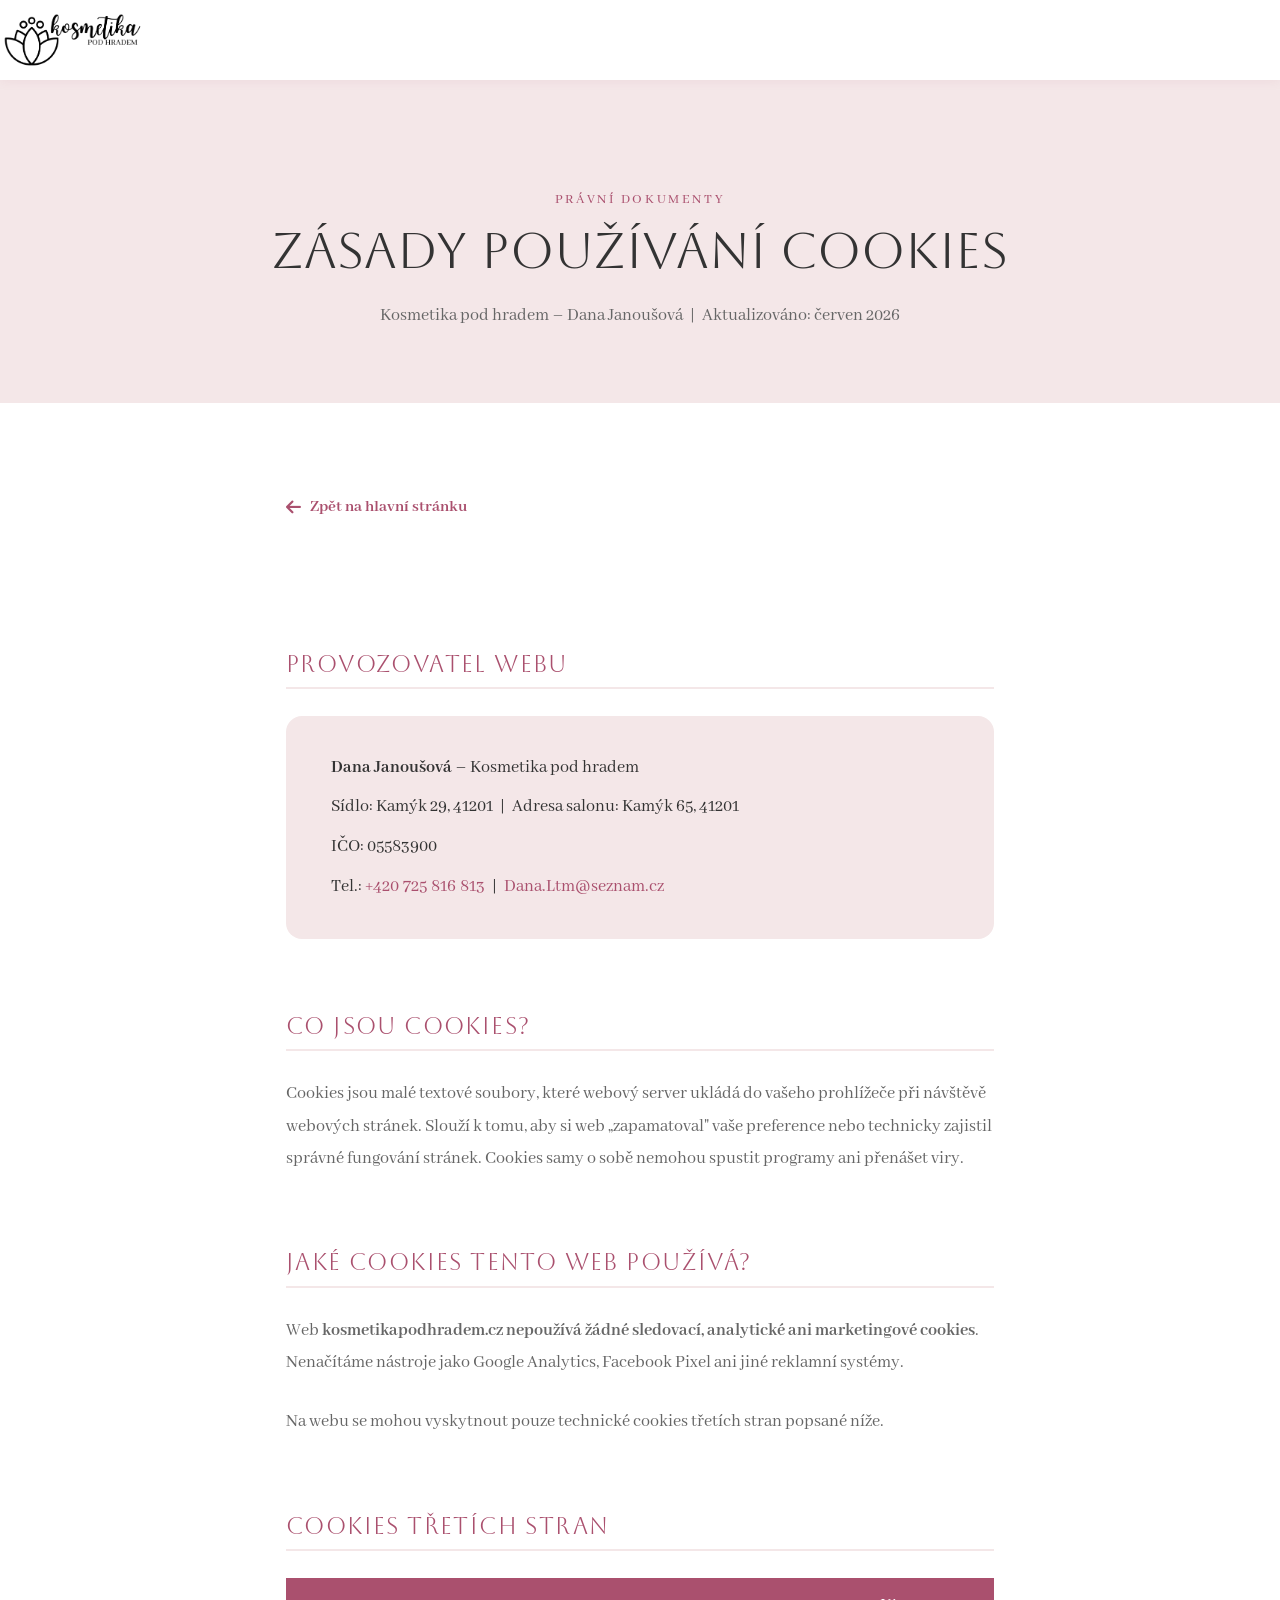
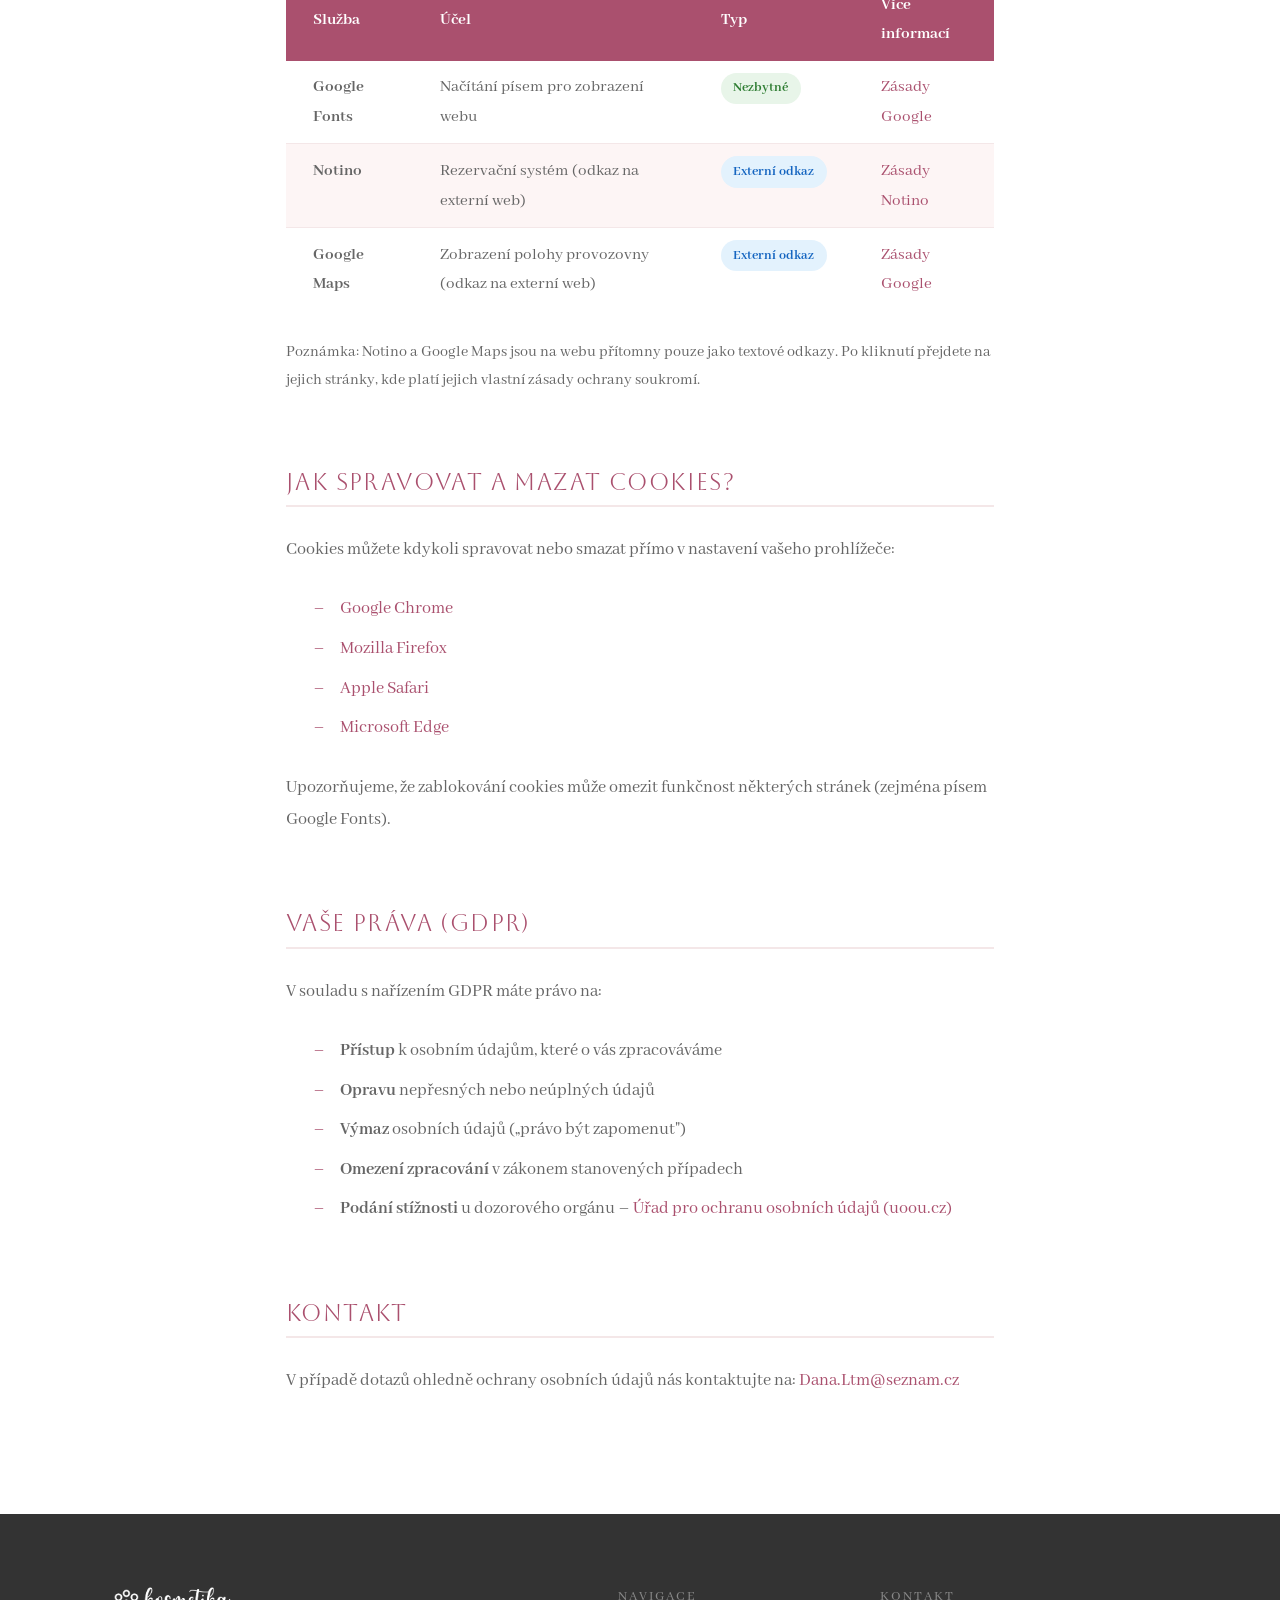
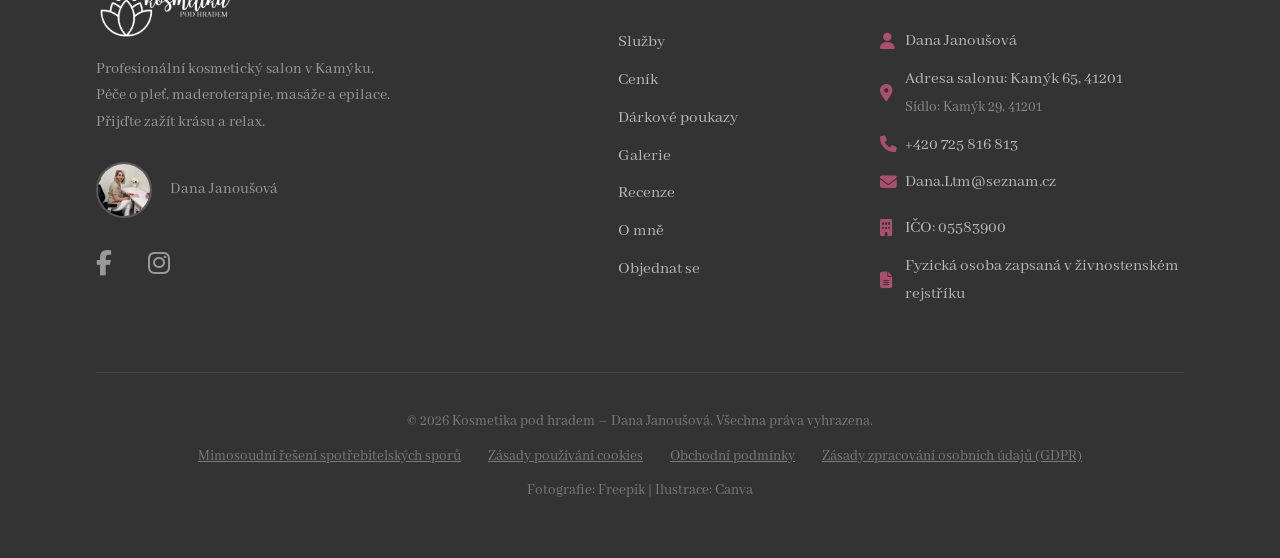
<file: cookies.html>
<!DOCTYPE html>
<html lang="cs">
<head>
  <meta charset="UTF-8">
  <meta name="viewport" content="width=device-width, initial-scale=1.0">
  <title>Zásady používání cookies – Kosmetika pod hradem</title>
  <meta name="robots" content="noindex, follow">
  <link rel="canonical" href="https://kosmetikapodhradem.cz/cookies">
  <link rel="icon" type="image/svg+xml" href="/favicon.svg">
  <link rel="preconnect" href="https://fonts.googleapis.com">
  <link rel="preconnect" href="https://fonts.gstatic.com" crossorigin>
  <link href="https://fonts.googleapis.com/css2?family=Aboreto&family=Abhaya+Libre:wght@400;500;600;700&display=swap" rel="stylesheet">
  <link rel="stylesheet" href="https://cdnjs.cloudflare.com/ajax/libs/font-awesome/6.5.1/css/all.min.css" crossorigin="anonymous">
  <link rel="stylesheet" href="css/style.css">

  <style>
    .op-hero {
      background: var(--clr-primary);
      padding-block: var(--sp-12) var(--sp-8);
      text-align: center;
      margin-top: var(--nav-height);
    }
    .op-hero h1 { font-size: clamp(1.6rem, 4vw, 2.8rem); margin-bottom: var(--sp-2); }
    .op-hero p { color: var(--clr-text-muted); margin-inline: auto; }

    .op-content {
      max-width: 780px;
      margin-inline: auto;
      padding: var(--sp-10) var(--sp-4);
    }

    .op-content h2 {
      font-family: var(--font-heading);
      font-size: clamp(1.05rem, 2.2vw, 1.3rem);
      font-weight: 400;
      margin-top: var(--sp-8);
      margin-bottom: var(--sp-3);
      padding-bottom: var(--sp-1);
      border-bottom: 2px solid var(--clr-primary);
      color: var(--clr-accent);
      letter-spacing: 0.06em;
      text-transform: uppercase;
    }
    .op-content p {
      color: var(--clr-text-muted);
      font-size: 1rem;
      line-height: 1.8;
      max-width: none;
      margin-bottom: var(--sp-3);
    }
    .op-content ul {
      list-style: none;
      padding-left: var(--sp-3);
      margin-bottom: var(--sp-3);
    }
    .op-content ul li {
      position: relative;
      padding-left: var(--sp-3);
      color: var(--clr-text-muted);
      font-size: 1rem;
      line-height: 1.8;
      margin-bottom: 0.4rem;
    }
    .op-content ul li::before {
      content: '–';
      position: absolute;
      left: 0;
      color: var(--clr-accent);
    }

    .op-info-box {
      background: var(--clr-primary);
      border-radius: var(--radius-md);
      padding: var(--sp-4) var(--sp-5);
      margin-bottom: var(--sp-4);
    }
    .op-info-box p { margin-bottom: 0.4rem; color: var(--clr-text); }
    .op-info-box p:last-child { margin-bottom: 0; }

    .op-table {
      width: 100%;
      border-collapse: collapse;
      margin-bottom: var(--sp-3);
      font-size: 0.97rem;
    }
    .op-table th {
      background: var(--clr-accent);
      color: #fff;
      padding: 0.65rem var(--sp-3);
      text-align: left;
      font-weight: 700;
      font-family: var(--font-body);
    }
    .op-table td {
      padding: 0.65rem var(--sp-3);
      border-bottom: 1px solid var(--clr-primary);
      color: var(--clr-text-muted);
      vertical-align: top;
    }
    .op-table tr:last-child td { border-bottom: none; }
    .op-table tr:nth-child(even) td { background: #fdf5f5; }

    .badge {
      display: inline-block;
      padding: 0.2rem 0.7rem;
      border-radius: 999px;
      font-size: 0.78rem;
      font-weight: 700;
      white-space: nowrap;
    }
    .badge-green { background: #e8f5e9; color: #2e7d32; }
    .badge-blue  { background: #e3f2fd; color: #1565c0; }

    .op-back {
      display: inline-flex;
      align-items: center;
      gap: 0.5rem;
      margin-bottom: var(--sp-6);
      color: var(--clr-accent);
      font-weight: 700;
      font-size: 0.95rem;
      text-decoration: none;
      transition: color var(--transition-fast);
    }
    .op-back:hover { color: var(--clr-accent-dark); }

    .nav-back-btn { font-size: 0.9rem !important; padding: .65rem 1.4rem !important; flex-shrink: 0 !important; white-space: nowrap !important; }
    .nav-logo { flex-shrink: 1 !important; min-width: 0 !important; }
    .nav-logo img { height: auto !important; max-height: 54px !important; max-width: 160px !important; width: auto !important; }

    @media (max-width: 600px) {
      .op-table th, .op-table td { padding: 0.5rem var(--sp-2); font-size: 0.88rem; }
      .nav-logo img { max-width: 110px !important; max-height: 38px !important; }
      .nav-back-btn { font-size: 0.78rem !important; padding: .5rem .9rem !important; }
    }
  </style>
</head>
<body>

  <header>
    <nav id="navbar" class="navbar scrolled" aria-label="Hlavní navigace">
      <div class="container">
        <a href="/" class="nav-logo" aria-label="Kosmetika pod hradem – domů">
          <img src="Obrazky/Logo_Kosmetikapodhradem.png" alt="Logo Kosmetika pod hradem" width="200" height="54">
        </a>
      </div>
    </nav>
  </header>

  <div class="op-hero">
    <div class="container">
      <span class="section-label">Právní dokumenty</span>
      <h1>Zásady používání cookies</h1>
      <p>Kosmetika pod hradem – Dana Janoušová &nbsp;|&nbsp; Aktualizováno: červen 2026</p>
    </div>
  </div>

  <main>
    <div class="op-content">

      <a href="/" class="op-back">
        <i class="fa-solid fa-arrow-left" aria-hidden="true"></i>
        Zpět na hlavní stránku
      </a>

      <h2>Provozovatel webu</h2>
      <div class="op-info-box">
        <p><strong>Dana Janoušová</strong> – Kosmetika pod hradem</p>
        <p>Sídlo: Kamýk 29, 41201 &nbsp;|&nbsp; Adresa salonu: Kamýk 65, 41201</p>
        <p>IČO: 05583900</p>
        <p>Tel.: <a href="tel:+420725816813">+420&nbsp;725&nbsp;816&nbsp;813</a> &nbsp;|&nbsp; <a href="mailto:Dana.Ltm@seznam.cz">Dana.Ltm@seznam.cz</a></p>
      </div>

      <h2>Co jsou cookies?</h2>
      <p>
        Cookies jsou malé textové soubory, které webový server ukládá do vašeho prohlížeče
        při návštěvě webových stránek. Slouží k tomu, aby si web „zapamatoval" vaše preference
        nebo technicky zajistil správné fungování stránek. Cookies samy o sobě nemohou spustit
        programy ani přenášet viry.
      </p>

      <h2>Jaké cookies tento web používá?</h2>
      <p>
        Web <strong>kosmetikapodhradem.cz</strong> <strong>nepoužívá žádné sledovací, analytické
        ani marketingové cookies</strong>. Nenačítáme nástroje jako Google Analytics, Facebook Pixel
        ani jiné reklamní systémy.
      </p>
      <p>Na webu se mohou vyskytnout pouze technické cookies třetích stran popsané níže.</p>

      <h2>Cookies třetích stran</h2>
      <table class="op-table">
        <thead>
          <tr>
            <th>Služba</th>
            <th>Účel</th>
            <th>Typ</th>
            <th>Více informací</th>
          </tr>
        </thead>
        <tbody>
          <tr>
            <td><strong>Google Fonts</strong></td>
            <td>Načítání písem pro zobrazení webu</td>
            <td><span class="badge badge-green">Nezbytné</span></td>
            <td><a href="https://policies.google.com/privacy" target="_blank" rel="noopener">Zásady Google</a></td>
          </tr>
          <tr>
            <td><strong>Notino</strong></td>
            <td>Rezervační systém (odkaz na externí web)</td>
            <td><span class="badge badge-blue">Externí odkaz</span></td>
            <td><a href="https://www.notino.cz/informace/ochrana-osobnich-udaju/" target="_blank" rel="noopener">Zásady Notino</a></td>
          </tr>
          <tr>
            <td><strong>Google Maps</strong></td>
            <td>Zobrazení polohy provozovny (odkaz na externí web)</td>
            <td><span class="badge badge-blue">Externí odkaz</span></td>
            <td><a href="https://policies.google.com/privacy" target="_blank" rel="noopener">Zásady Google</a></td>
          </tr>
        </tbody>
      </table>
      <p style="font-size:0.88rem;">
        Poznámka: Notino a Google Maps jsou na webu přítomny pouze jako textové odkazy.
        Po kliknutí přejdete na jejich stránky, kde platí jejich vlastní zásady ochrany soukromí.
      </p>

      <h2>Jak spravovat a mazat cookies?</h2>
      <p>Cookies můžete kdykoli spravovat nebo smazat přímo v nastavení vašeho prohlížeče:</p>
      <ul>
        <li><a href="https://support.google.com/chrome/answer/95647" target="_blank" rel="noopener">Google Chrome</a></li>
        <li><a href="https://support.mozilla.org/cs/kb/povoleni-zakazani-cookies" target="_blank" rel="noopener">Mozilla Firefox</a></li>
        <li><a href="https://support.apple.com/cs-cz/guide/safari/sfri11471/mac" target="_blank" rel="noopener">Apple Safari</a></li>
        <li><a href="https://support.microsoft.com/cs-cz/windows/odstranění-a-správa-souborů-cookie-168dab11-0753-043d-7c16-ede5947fc64d" target="_blank" rel="noopener">Microsoft Edge</a></li>
      </ul>
      <p>Upozorňujeme, že zablokování cookies může omezit funkčnost některých stránek (zejména písem Google Fonts).</p>

      <h2>Vaše práva (GDPR)</h2>
      <p>V souladu s nařízením GDPR máte právo na:</p>
      <ul>
        <li><strong>Přístup</strong> k osobním údajům, které o vás zpracováváme</li>
        <li><strong>Opravu</strong> nepřesných nebo neúplných údajů</li>
        <li><strong>Výmaz</strong> osobních údajů („právo být zapomenut")</li>
        <li><strong>Omezení zpracování</strong> v zákonem stanovených případech</li>
        <li><strong>Podání stížnosti</strong> u dozorového orgánu – <a href="https://www.uoou.cz" target="_blank" rel="noopener">Úřad pro ochranu osobních údajů (uoou.cz)</a></li>
      </ul>

      <h2>Kontakt</h2>
      <p>
        V případě dotazů ohledně ochrany osobních údajů nás kontaktujte na:
        <a href="mailto:Dana.Ltm@seznam.cz">Dana.Ltm@seznam.cz</a>
      </p>

    </div>
  </main>

  <footer class="footer" aria-label="Patička stránky">
    <div class="container">

      <div class="footer-grid">

        <div class="footer-brand">
          <img class="footer-logo" src="Obrazky/Logo_Kosmetikapodhradem.png" alt="Logo Kosmetika pod hradem" loading="lazy" width="200" height="52">
          <p class="footer-brand-text">
            Profesionální kosmetický salon v&nbsp;Kamýku. Péče o&nbsp;pleť, maderoterapie,
            masáže a&nbsp;epilace. Přijďte zažít krásu a&nbsp;relax.
          </p>
          <div class="footer-dana">
            <img src="Obrazky/Dana_Janousova/Dana3.jpg" alt="Dana Janoušová – kosmetička" loading="lazy" width="160" height="160">
            <span>Dana Janoušová</span>
          </div>
          <div style="display:flex;gap:2rem;margin-top:1.5rem;">
            <a href="https://www.facebook.com/profile.php?id=61559445611771" target="_blank" rel="noopener" aria-label="Facebook" style="color:rgba(255,255,255,0.5);font-size:1.4rem;text-decoration:none;"><i class="fa-brands fa-facebook-f" aria-hidden="true"></i></a>
            <a href="https://www.instagram.com/kosmetikapodhradem/" target="_blank" rel="noopener" aria-label="Instagram" style="color:rgba(255,255,255,0.5);font-size:1.4rem;text-decoration:none;"><i class="fa-brands fa-instagram" aria-hidden="true"></i></a>
          </div>
        </div>

        <nav aria-label="Patičková navigace">
          <div class="footer-col-title">Navigace</div>
          <ul class="footer-nav" role="list">
            <li><a href="/#sluzby">Služby</a></li>
            <li><a href="/#cenik">Ceník</a></li>
            <li><a href="/#darkove-poukazy">Dárkové poukazy</a></li>
            <li><a href="/#galerie">Galerie</a></li>
            <li><a href="/#recenze">Recenze</a></li>
            <li><a href="/#o-mne">O&nbsp;mně</a></li>
            <li><a href="/#objednat-se">Objednat se</a></li>
          </ul>
        </nav>

        <div>
          <div class="footer-col-title">Kontakt</div>
          <div class="footer-contact-line"><i class="fa-solid fa-user" aria-hidden="true"></i><span>Dana Janoušová</span></div>
          <div class="footer-contact-line">
            <i class="fa-solid fa-location-dot" aria-hidden="true"></i>
            <address style="font-style:normal;">
              <a href="https://maps.app.goo.gl/ysEH3Fm4JaCG6psz8" target="_blank" rel="noopener" ">Adresa salonu: Kamýk 65, 41201</a><br>
              <span style="font-size:0.82rem;opacity:0.65;">Sídlo: Kamýk 29, 41201</span>
            </address>
          </div>
          <div class="footer-contact-line"><i class="fa-solid fa-phone" aria-hidden="true"></i><a href="tel:+420725816813">+420&nbsp;725&nbsp;816&nbsp;813</a></div>
          <div class="footer-contact-line"><i class="fa-solid fa-envelope" aria-hidden="true"></i><a href="mailto:Dana.Ltm@seznam.cz">Dana.Ltm@seznam.cz</a></div>
          <div class="footer-contact-line" style="margin-top:var(--sp-2)"><i class="fa-solid fa-building" aria-hidden="true"></i><span>IČO:&nbsp;05583900</span></div>
          <div class="footer-contact-line"><i class="fa-solid fa-file-lines" aria-hidden="true"></i><span>Fyzická osoba zapsaná v&nbsp;živnostenském rejstříku</span></div>
        </div>

      </div>

      <div class="footer-bottom" style="flex-direction:column;align-items:center;gap:0.5rem;text-align:center;">
        <p>&copy; 2026 Kosmetika pod hradem – Dana Janoušová. Všechna práva vyhrazena.</p>
        <div style="display:flex;flex-wrap:wrap;justify-content:center;gap:0.5rem 1.5rem;">
          <p class="footer-ico"><a href="/mimosoudni-reseni" style="color:inherit;text-decoration:underline;">Mimosoudní řešení spotřebitelských sporů</a></p>
          <p class="footer-ico"><a href="/cookies" style="color:inherit;text-decoration:underline;">Zásady používání cookies</a></p>
          <p class="footer-ico"><a href="/obchodni-podminky" style="color:inherit;text-decoration:underline;">Obchodní podmínky</a></p>
          <p class="footer-ico"><a href="gdpr.html" style="color:inherit;text-decoration:underline;">Zásady zpracování osobních údajů (GDPR)</a></p>
        </div>
        <p class="footer-ico">Fotografie: Freepik | Ilustrace: Canva</p>
      </div>

    </div>
  </footer>

</body>
</html>
</file>
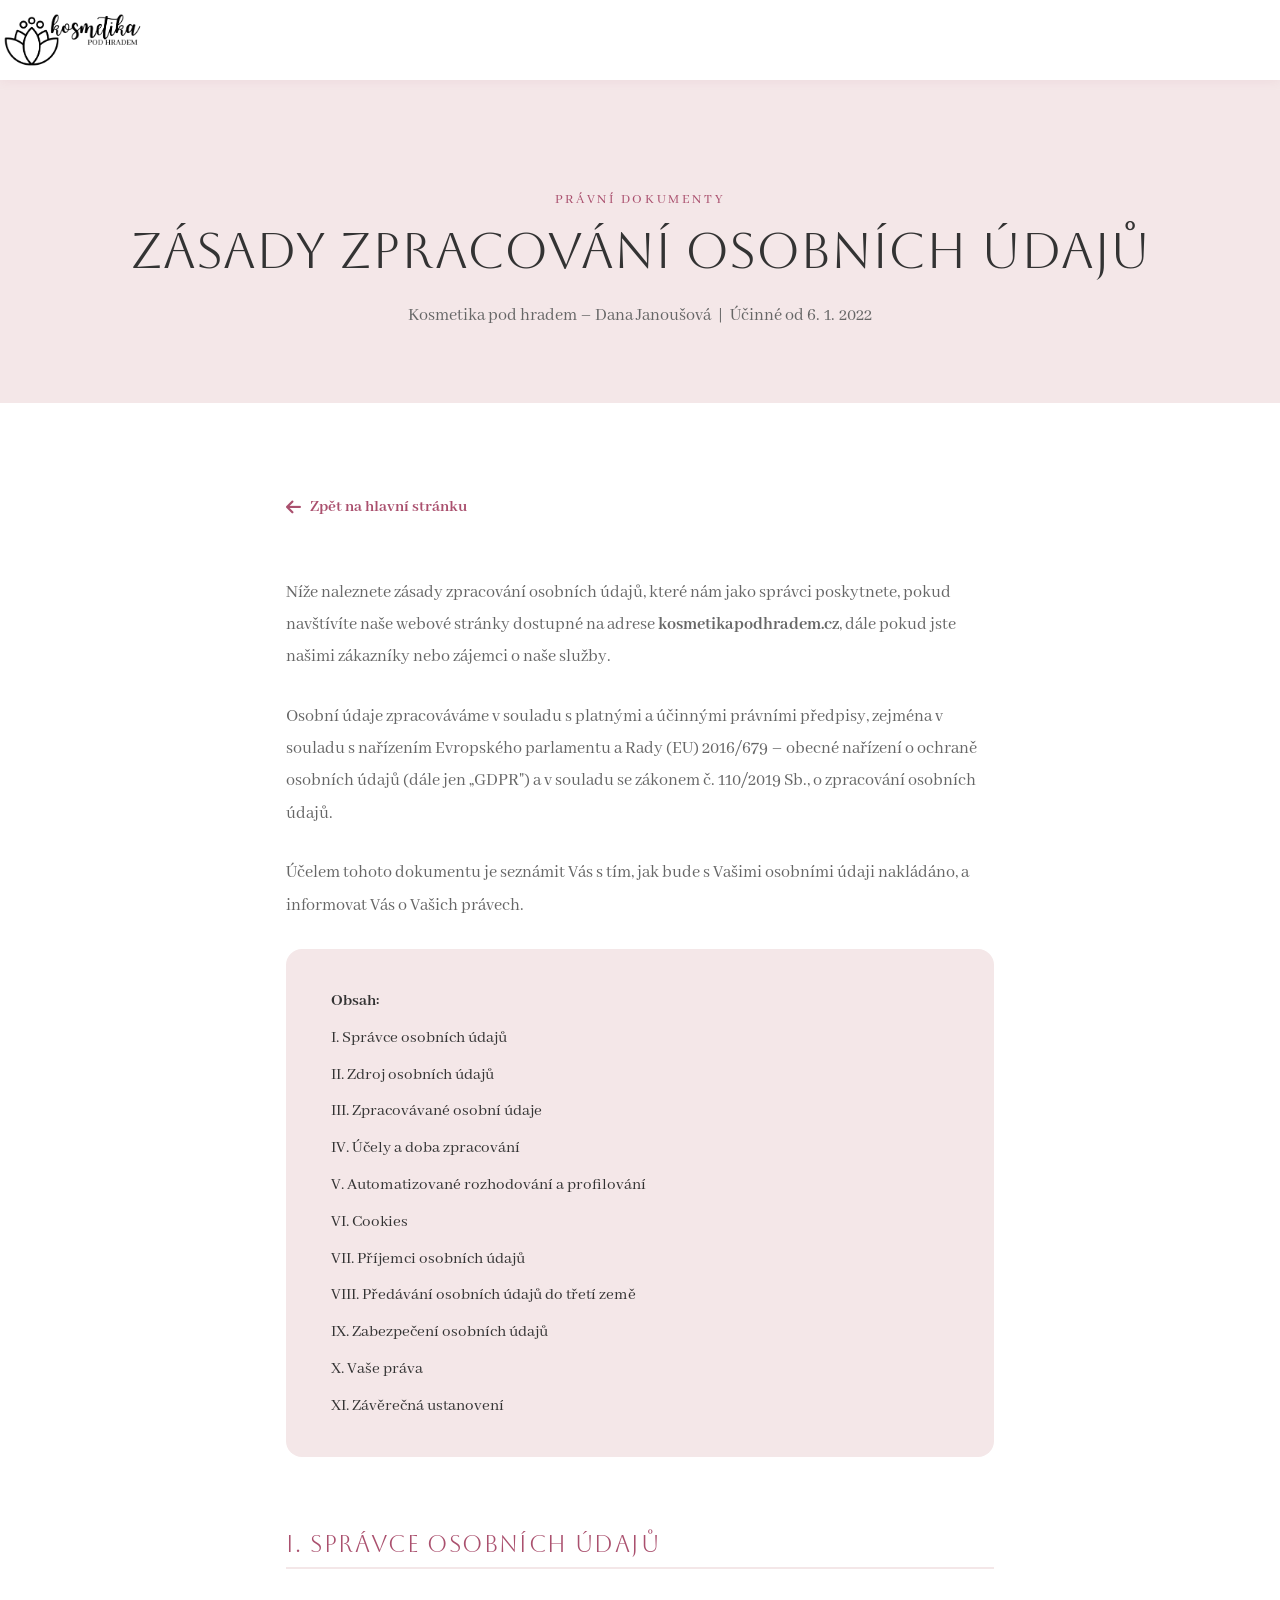
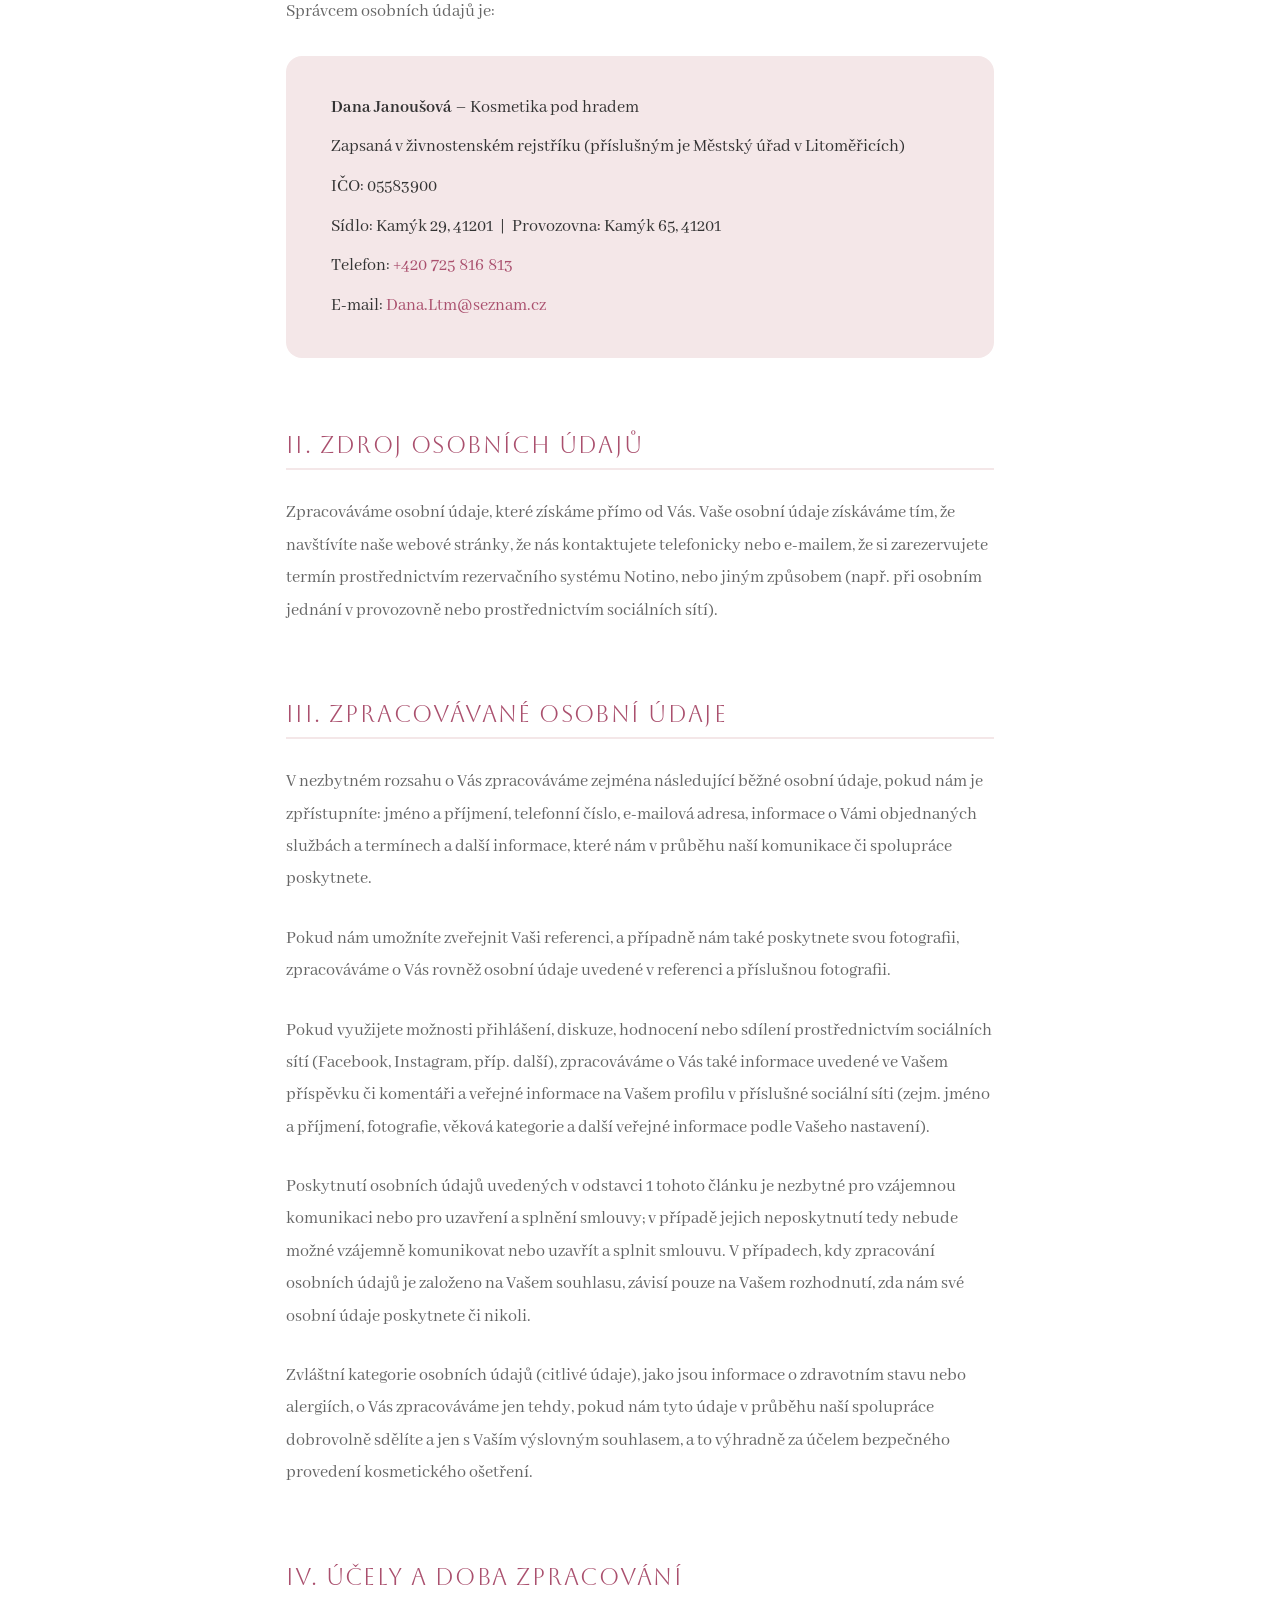
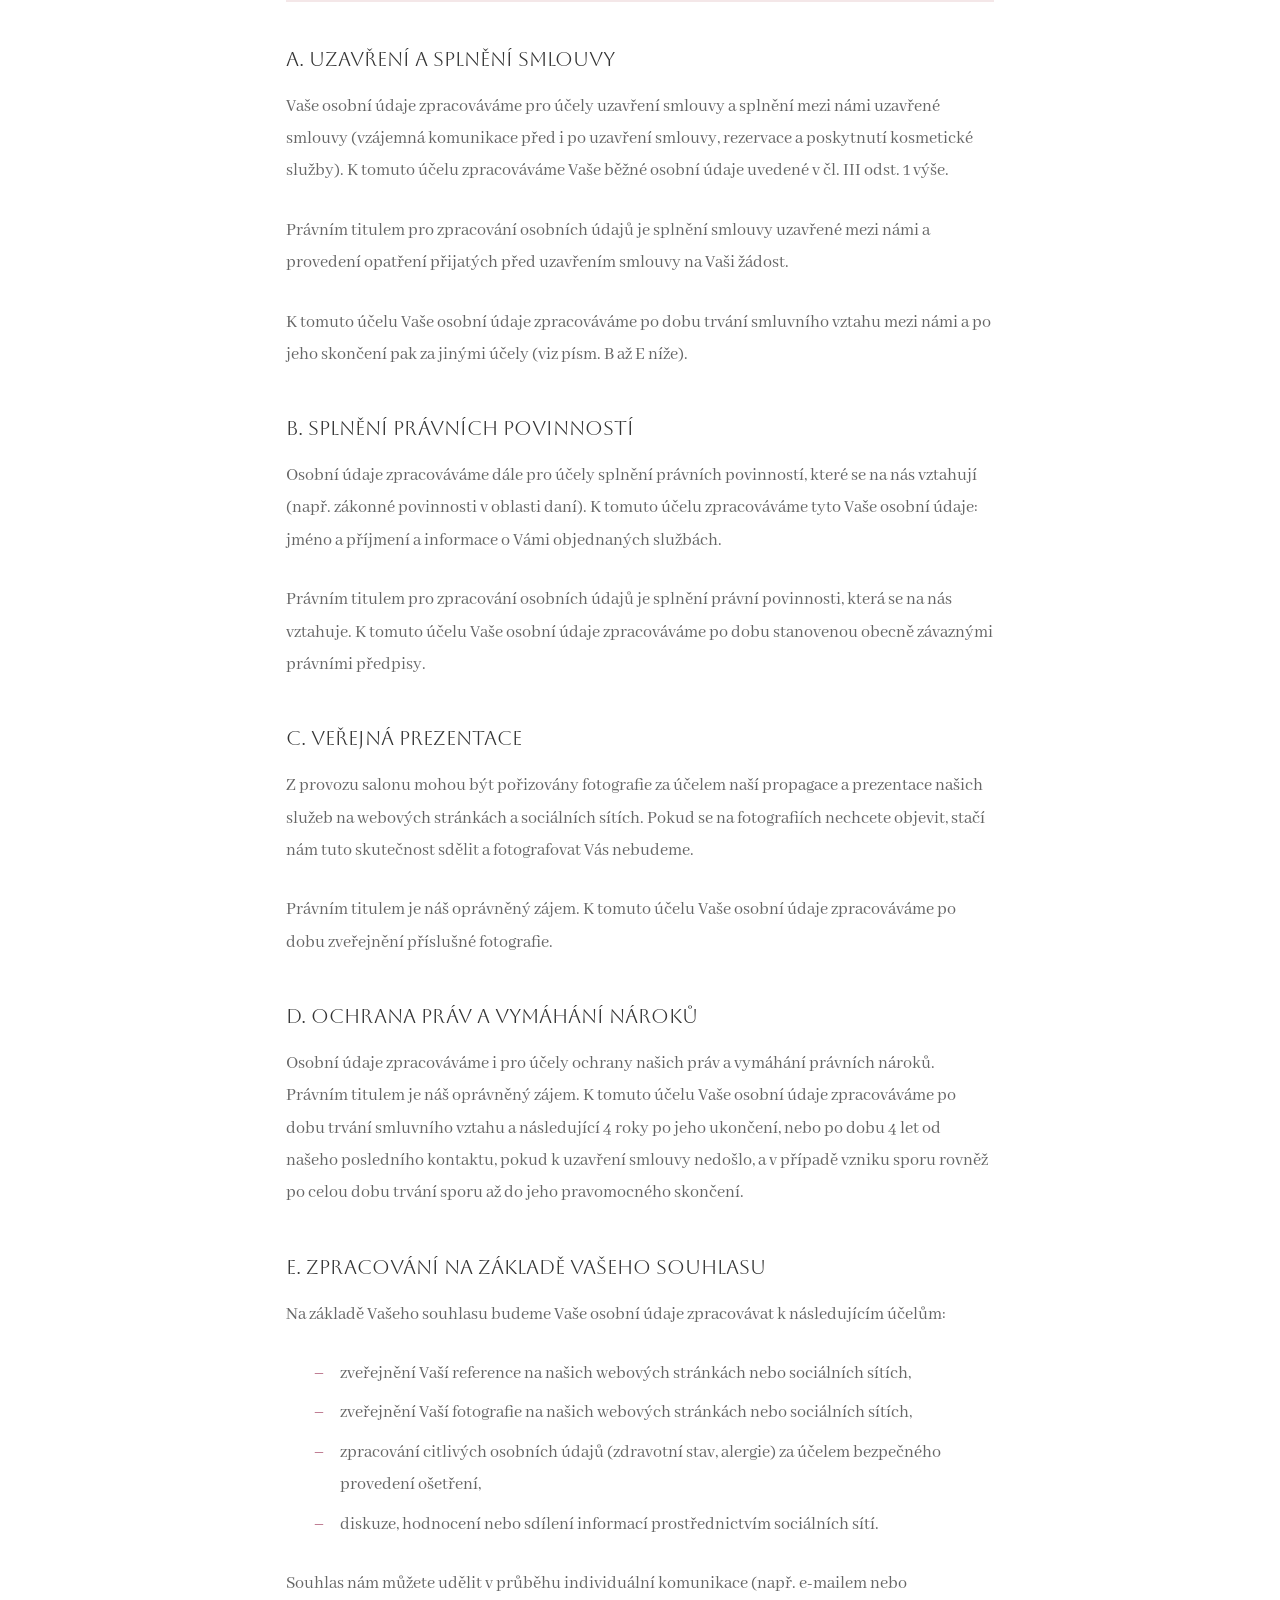
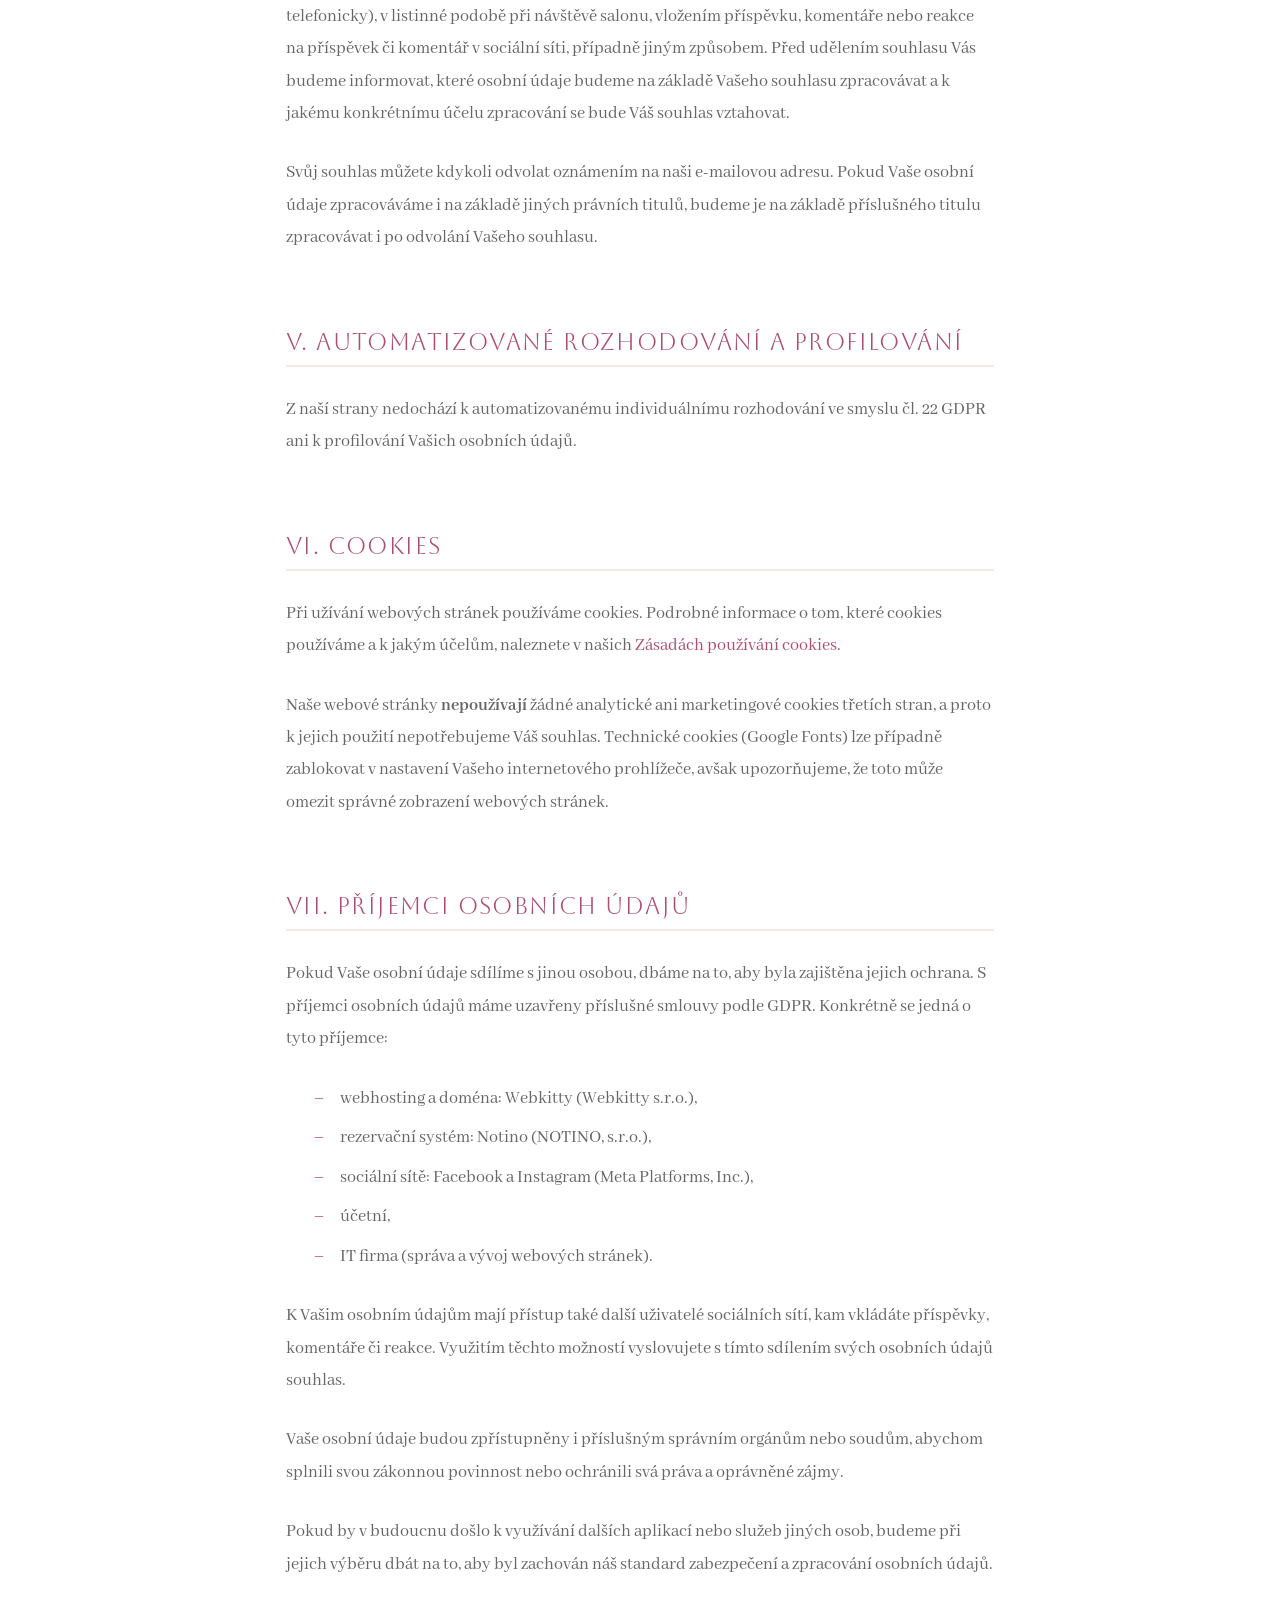
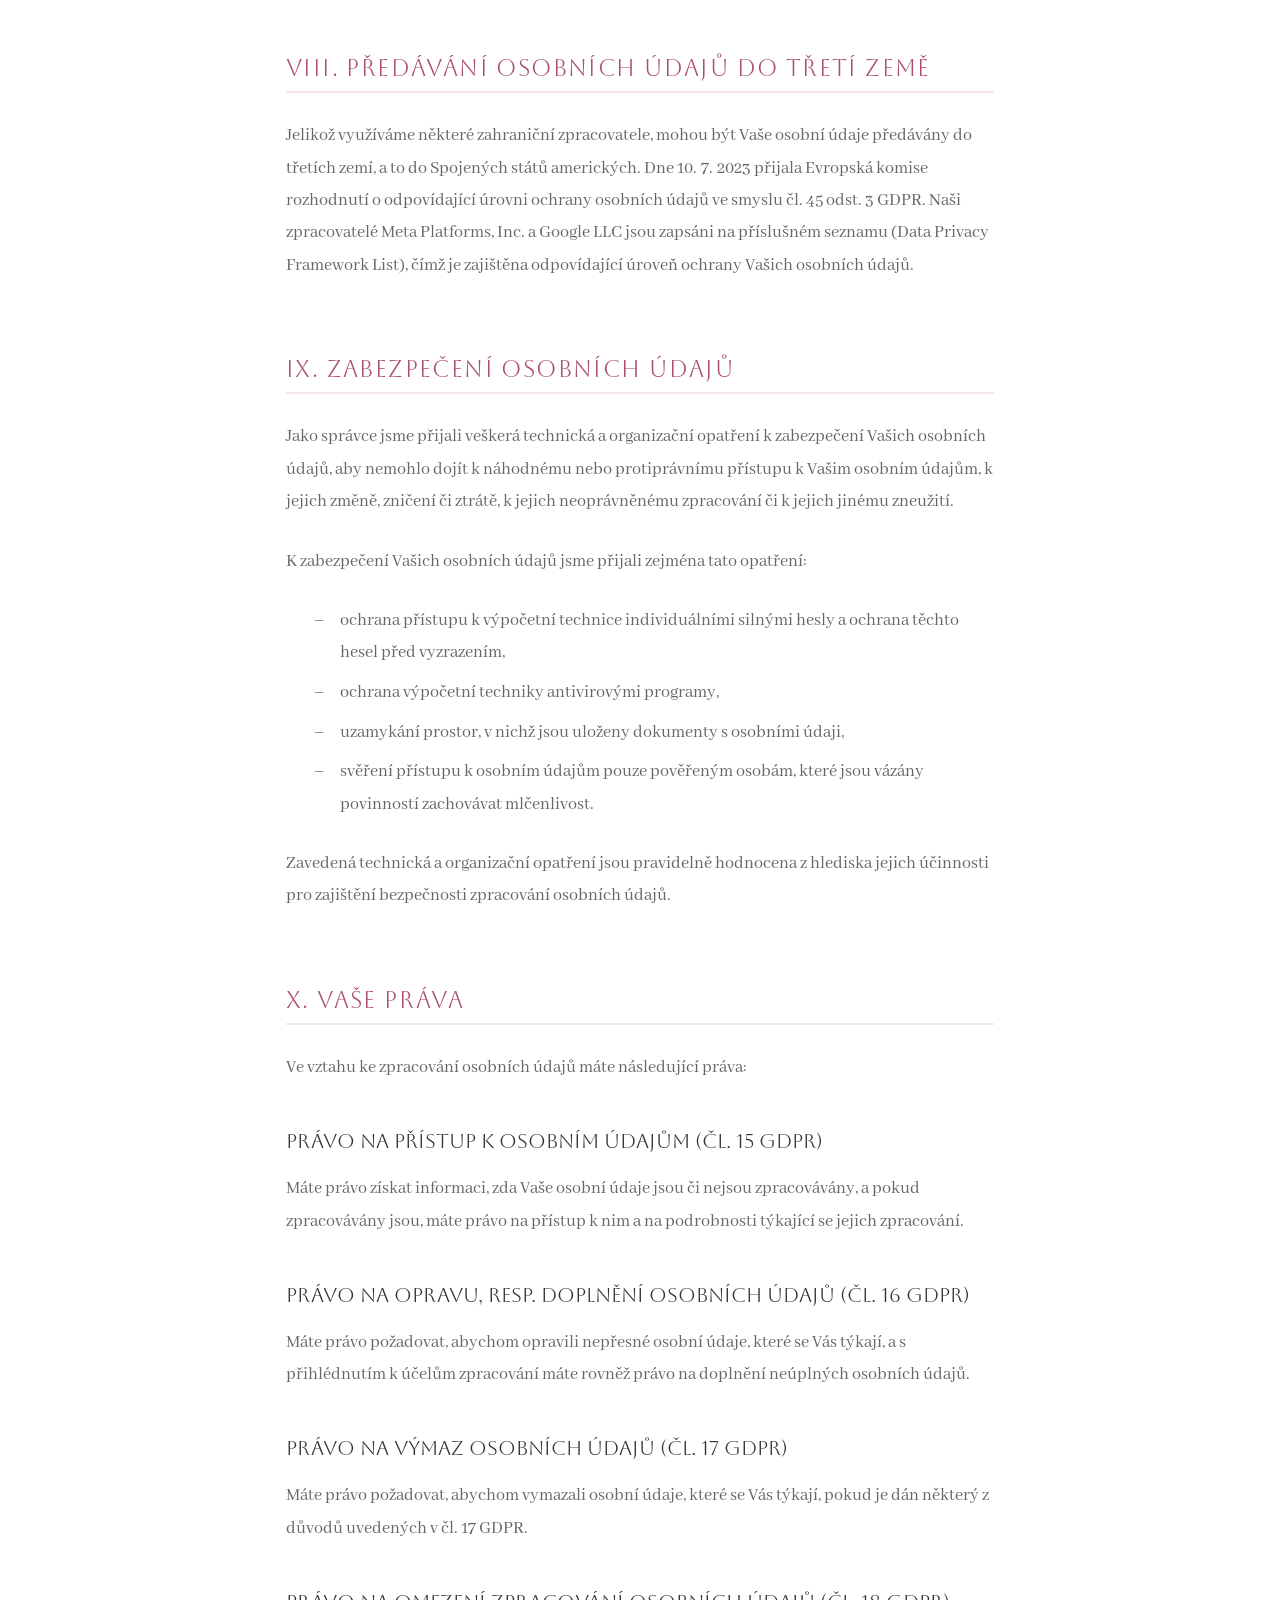
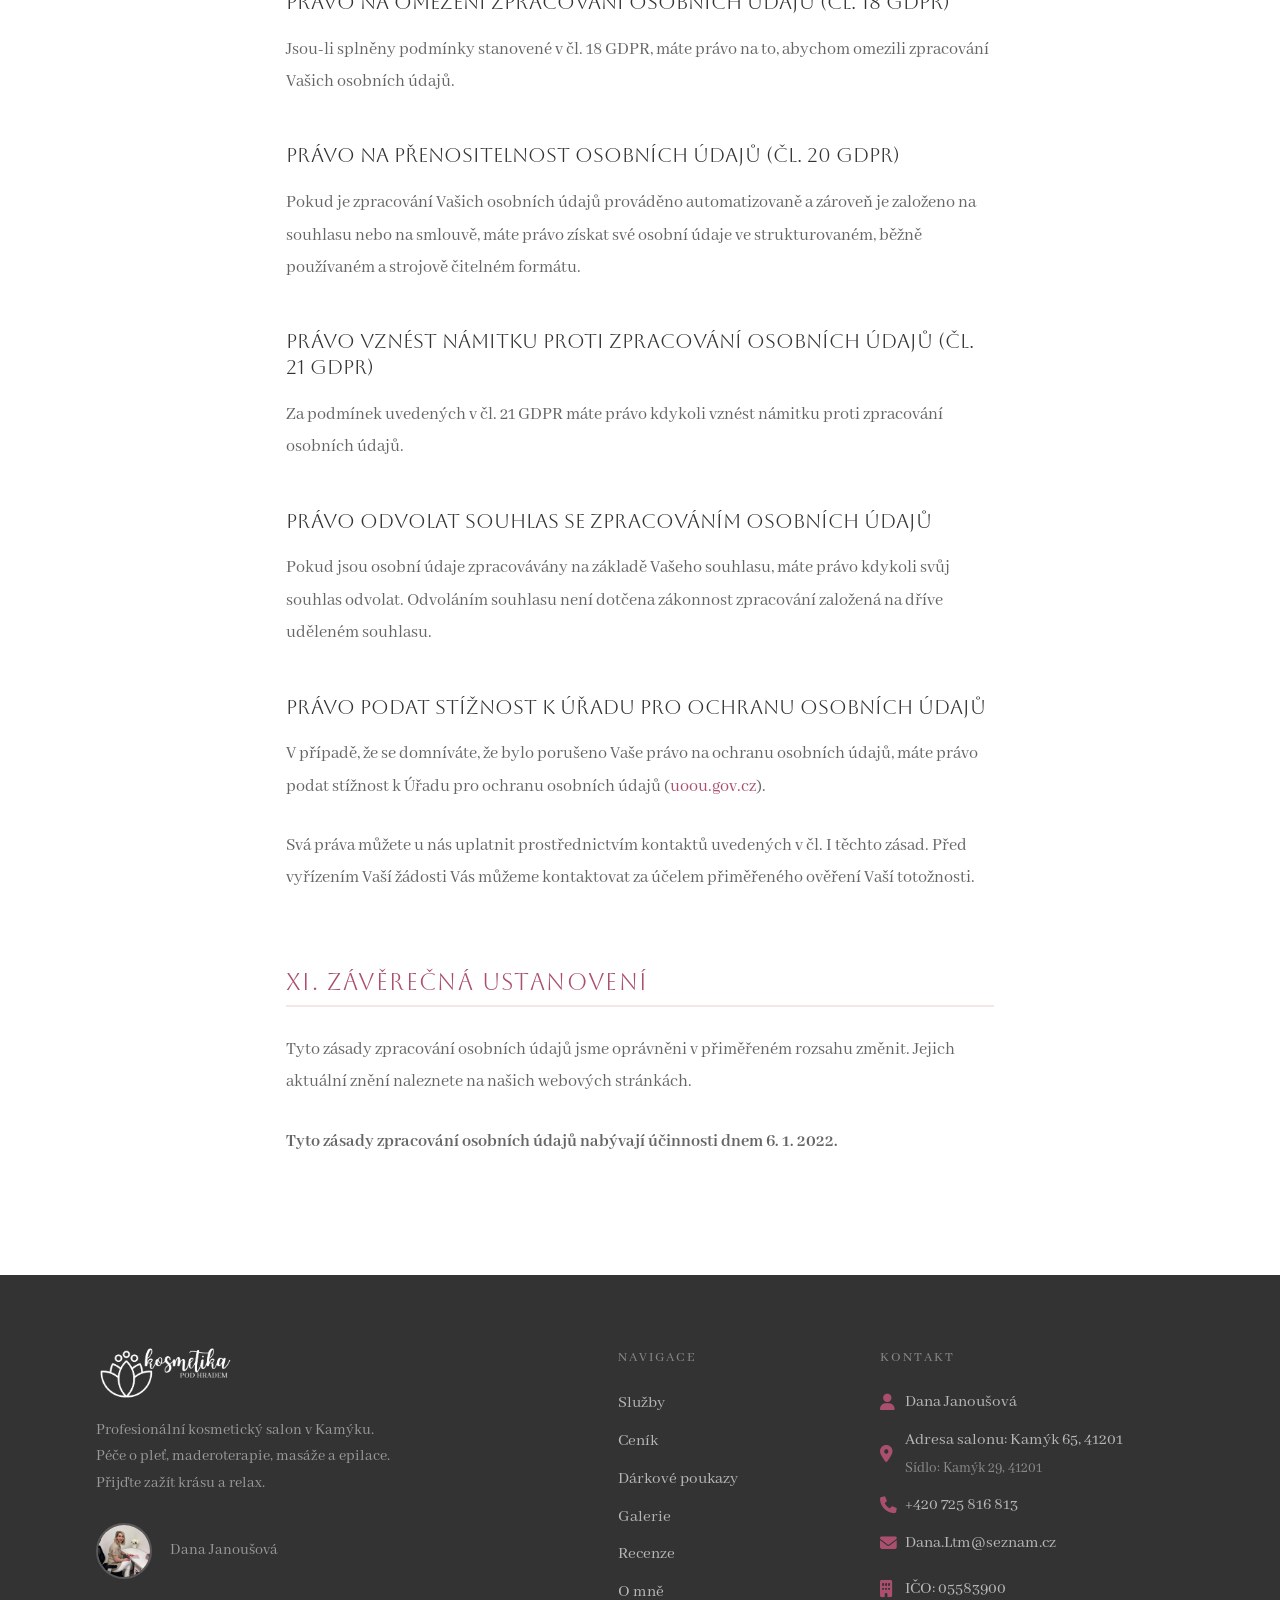
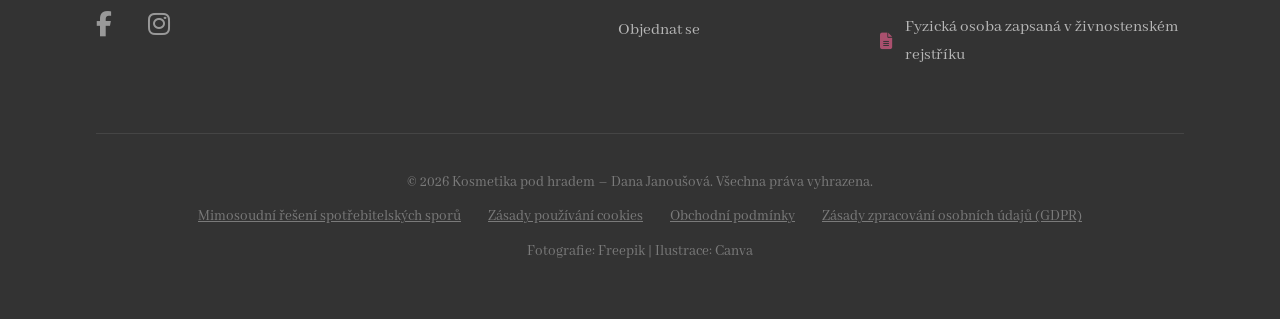
<file: gdpr.html>
<!DOCTYPE html>
<html lang="cs">
<head>
  <meta charset="UTF-8">
  <meta name="viewport" content="width=device-width, initial-scale=1.0">
  <title>Zásady zpracování osobních údajů – Kosmetika pod hradem</title>
  <meta name="description" content="Zásady zpracování osobních údajů kosmetického salonu Kosmetika pod hradem – Dana Janoušová.">
  <meta name="robots" content="noindex, follow">
  <link rel="canonical" href="https://kosmetikapodhradem.cz/gdpr">
  <link rel="icon" type="image/svg+xml" href="/favicon.svg">
  <link rel="preconnect" href="https://fonts.googleapis.com">
  <link rel="preconnect" href="https://fonts.gstatic.com" crossorigin>
  <link href="https://fonts.googleapis.com/css2?family=Aboreto&family=Abhaya+Libre:wght@400;500;600;700&display=swap" rel="stylesheet">
  <link rel="stylesheet" href="https://cdnjs.cloudflare.com/ajax/libs/font-awesome/6.5.1/css/all.min.css" crossorigin="anonymous">
  <link rel="stylesheet" href="css/style.css">

  <style>
    .op-hero {
      background: var(--clr-primary);
      padding-block: var(--sp-12) var(--sp-8);
      text-align: center;
      margin-top: var(--nav-height);
    }
    .op-hero h1 { font-size: clamp(1.6rem, 4vw, 2.8rem); margin-bottom: var(--sp-2); }
    .op-hero p { color: var(--clr-text-muted); margin-inline: auto; }

    .op-content {
      max-width: 780px;
      margin-inline: auto;
      padding: var(--sp-10) var(--sp-4);
    }

    .op-content h2 {
      font-family: var(--font-heading);
      font-size: clamp(1.05rem, 2.2vw, 1.3rem);
      font-weight: 400;
      margin-top: var(--sp-8);
      margin-bottom: var(--sp-3);
      padding-bottom: var(--sp-1);
      border-bottom: 2px solid var(--clr-primary);
      color: var(--clr-accent);
      letter-spacing: 0.06em;
      text-transform: uppercase;
    }
    .op-content h3 {
      font-family: var(--font-heading);
      font-size: clamp(0.95rem, 1.8vw, 1.1rem);
      font-weight: 400;
      margin-top: var(--sp-5);
      margin-bottom: var(--sp-2);
      color: var(--clr-text);
    }
    .op-content p {
      color: var(--clr-text-muted);
      font-size: 1rem;
      line-height: 1.8;
      max-width: none;
      margin-bottom: var(--sp-3);
    }
    .op-content ul {
      list-style: none;
      padding-left: var(--sp-3);
      margin-bottom: var(--sp-3);
    }
    .op-content ul li {
      position: relative;
      padding-left: var(--sp-3);
      color: var(--clr-text-muted);
      font-size: 1rem;
      line-height: 1.8;
      margin-bottom: 0.4rem;
    }
    .op-content ul li::before {
      content: '–';
      position: absolute;
      left: 0;
      color: var(--clr-accent);
    }

    .op-info-box {
      background: var(--clr-primary);
      border-radius: var(--radius-md);
      padding: var(--sp-4) var(--sp-5);
      margin-bottom: var(--sp-4);
    }
    .op-info-box p { margin-bottom: 0.4rem; color: var(--clr-text); }
    .op-info-box p:last-child { margin-bottom: 0; }

    .op-toc {
      background: var(--clr-primary);
      border-radius: var(--radius-md);
      padding: var(--sp-4) var(--sp-5);
      margin-bottom: var(--sp-6);
      counter-reset: toc;
    }
    .op-toc p { margin-bottom: 0.3rem; color: var(--clr-text); font-size: 0.97rem; }
    .op-toc p:last-child { margin-bottom: 0; }

    .op-back {
      display: inline-flex;
      align-items: center;
      gap: 0.5rem;
      margin-bottom: var(--sp-6);
      color: var(--clr-accent);
      font-weight: 700;
      font-size: 0.95rem;
      text-decoration: none;
      transition: color var(--transition-fast);
    }
    .op-back:hover { color: var(--clr-accent-dark); }

    @media (max-width: 600px) {
      .op-info-box { padding: var(--sp-3) var(--sp-4); }
    }
  </style>
</head>
<body>

  <header>
    <nav id="navbar" class="navbar scrolled" aria-label="Hlavní navigace">
      <div class="container">
        <a href="/" class="nav-logo" aria-label="Kosmetika pod hradem – domů">
          <img src="Obrazky/Logo_Kosmetikapodhradem.png" alt="Logo Kosmetika pod hradem" width="200" height="54">
        </a>
      </div>
    </nav>
  </header>

  <div class="op-hero">
    <div class="container">
      <span class="section-label">Právní dokumenty</span>
      <h1>Zásady zpracování osobních údajů</h1>
      <p>Kosmetika pod hradem – Dana Janoušová &nbsp;|&nbsp; Účinné od 6.&nbsp;1.&nbsp;2022</p>
    </div>
  </div>

  <main>
    <div class="op-content">

      <a href="/" class="op-back">
        <i class="fa-solid fa-arrow-left" aria-hidden="true"></i>
        Zpět na hlavní stránku
      </a>

      <p>
        Níže naleznete zásady zpracování osobních údajů, které nám jako správci poskytnete,
        pokud navštívíte naše webové stránky dostupné na adrese
        <strong>kosmetikapodhradem.cz</strong>, dále pokud jste našimi zákazníky nebo
        zájemci o naše služby.
      </p>
      <p>
        Osobní údaje zpracováváme v souladu s platnými a účinnými právními předpisy,
        zejména v souladu s nařízením Evropského parlamentu a Rady (EU) 2016/679 –
        obecné nařízení o ochraně osobních údajů (dále jen „GDPR") a v souladu se zákonem
        č. 110/2019 Sb., o zpracování osobních údajů.
      </p>
      <p>
        Účelem tohoto dokumentu je seznámit Vás s tím, jak bude s Vašimi osobními údaji
        nakládáno, a informovat Vás o Vašich právech.
      </p>

      <div class="op-toc">
        <p><strong>Obsah:</strong></p>
        <p>I. Správce osobních údajů</p>
        <p>II. Zdroj osobních údajů</p>
        <p>III. Zpracovávané osobní údaje</p>
        <p>IV. Účely a doba zpracování</p>
        <p>V. Automatizované rozhodování a profilování</p>
        <p>VI. Cookies</p>
        <p>VII. Příjemci osobních údajů</p>
        <p>VIII. Předávání osobních údajů do třetí země</p>
        <p>IX. Zabezpečení osobních údajů</p>
        <p>X. Vaše práva</p>
        <p>XI. Závěrečná ustanovení</p>
      </div>


      <!-- ============================================================ -->
      <h2>I. Správce osobních údajů</h2>

      <p>Správcem osobních údajů je:</p>
      <div class="op-info-box">
        <p><strong>Dana Janoušová</strong> – Kosmetika pod hradem</p>
        <p>Zapsaná v živnostenském rejstříku (příslušným je Městský úřad v Litoměřicích)</p>
        <p>IČO: 05583900</p>
        <p>Sídlo: Kamýk 29, 41201 &nbsp;|&nbsp; Provozovna: Kamýk 65, 41201</p>
        <p>Telefon: <a href="tel:+420725816813">+420&nbsp;725&nbsp;816&nbsp;813</a></p>
        <p>E-mail: <a href="mailto:Dana.Ltm@seznam.cz">Dana.Ltm@seznam.cz</a></p>
      </div>


      <!-- ============================================================ -->
      <h2>II. Zdroj osobních údajů</h2>

      <p>
        Zpracováváme osobní údaje, které získáme přímo od Vás. Vaše osobní údaje získáváme
        tím, že navštívíte naše webové stránky, že nás kontaktujete telefonicky nebo e-mailem,
        že si zarezervujete termín prostřednictvím rezervačního systému Notino, nebo jiným
        způsobem (např. při osobním jednání v provozovně nebo prostřednictvím sociálních sítí).
      </p>


      <!-- ============================================================ -->
      <h2>III. Zpracovávané osobní údaje</h2>

      <p>
        V nezbytném rozsahu o Vás zpracováváme zejména následující běžné osobní údaje,
        pokud nám je zpřístupníte: jméno a příjmení, telefonní číslo, e-mailová adresa,
        informace o Vámi objednaných službách a termínech a další informace, které nám
        v průběhu naší komunikace či spolupráce poskytnete.
      </p>
      <p>
        Pokud nám umožníte zveřejnit Vaši referenci, a případně nám také poskytnete svou
        fotografii, zpracováváme o Vás rovněž osobní údaje uvedené v referenci a příslušnou
        fotografii.
      </p>
      <p>
        Pokud využijete možnosti přihlášení, diskuze, hodnocení nebo sdílení prostřednictvím
        sociálních sítí (Facebook, Instagram, příp. další), zpracováváme o Vás také informace
        uvedené ve Vašem příspěvku či komentáři a veřejné informace na Vašem profilu v příslušné
        sociální síti (zejm. jméno a příjmení, fotografie, věková kategorie a další veřejné
        informace podle Vašeho nastavení).
      </p>
      <p>
        Poskytnutí osobních údajů uvedených v odstavci 1 tohoto článku je nezbytné pro
        vzájemnou komunikaci nebo pro uzavření a splnění smlouvy; v případě jejich neposkytnutí
        tedy nebude možné vzájemně komunikovat nebo uzavřít a splnit smlouvu. V případech, kdy
        zpracování osobních údajů je založeno na Vašem souhlasu, závisí pouze na Vašem
        rozhodnutí, zda nám své osobní údaje poskytnete či nikoli.
      </p>
      <p>
        Zvláštní kategorie osobních údajů (citlivé údaje), jako jsou informace o zdravotním
        stavu nebo alergiích, o Vás zpracováváme jen tehdy, pokud nám tyto údaje v průběhu
        naší spolupráce dobrovolně sdělíte a jen s Vaším výslovným souhlasem, a to výhradně
        za účelem bezpečného provedení kosmetického ošetření.
      </p>


      <!-- ============================================================ -->
      <h2>IV. Účely a doba zpracování</h2>

      <h3>A. Uzavření a splnění smlouvy</h3>
      <p>
        Vaše osobní údaje zpracováváme pro účely uzavření smlouvy a splnění mezi námi uzavřené
        smlouvy (vzájemná komunikace před i po uzavření smlouvy, rezervace a poskytnutí
        kosmetické služby). K tomuto účelu zpracováváme Vaše běžné osobní údaje uvedené
        v čl. III odst. 1 výše.
      </p>
      <p>
        Právním titulem pro zpracování osobních údajů je splnění smlouvy uzavřené mezi námi
        a provedení opatření přijatých před uzavřením smlouvy na Vaši žádost.
      </p>
      <p>
        K tomuto účelu Vaše osobní údaje zpracováváme po dobu trvání smluvního vztahu mezi
        námi a po jeho skončení pak za jinými účely (viz písm. B až E níže).
      </p>

      <h3>B. Splnění právních povinností</h3>
      <p>
        Osobní údaje zpracováváme dále pro účely splnění právních povinností, které se na nás
        vztahují (např. zákonné povinnosti v oblasti daní). K tomuto účelu zpracováváme tyto
        Vaše osobní údaje: jméno a příjmení a informace o Vámi objednaných službách.
      </p>
      <p>
        Právním titulem pro zpracování osobních údajů je splnění právní povinnosti, která se
        na nás vztahuje. K tomuto účelu Vaše osobní údaje zpracováváme po dobu stanovenou
        obecně závaznými právními předpisy.
      </p>

      <h3>C. Veřejná prezentace</h3>
      <p>
        Z provozu salonu mohou být pořizovány fotografie za účelem naší propagace a prezentace
        našich služeb na webových stránkách a sociálních sítích. Pokud se na fotografiích
        nechcete objevit, stačí nám tuto skutečnost sdělit a fotografovat Vás nebudeme.
      </p>
      <p>
        Právním titulem je náš oprávněný zájem. K tomuto účelu Vaše osobní údaje zpracováváme
        po dobu zveřejnění příslušné fotografie.
      </p>

      <h3>D. Ochrana práv a vymáhání nároků</h3>
      <p>
        Osobní údaje zpracováváme i pro účely ochrany našich práv a vymáhání právních nároků.
        Právním titulem je náš oprávněný zájem. K tomuto účelu Vaše osobní údaje zpracováváme
        po dobu trvání smluvního vztahu a následující 4 roky po jeho ukončení, nebo po dobu
        4 let od našeho posledního kontaktu, pokud k uzavření smlouvy nedošlo, a v případě
        vzniku sporu rovněž po celou dobu trvání sporu až do jeho pravomocného skončení.
      </p>

      <h3>E. Zpracování na základě Vašeho souhlasu</h3>
      <p>Na základě Vašeho souhlasu budeme Vaše osobní údaje zpracovávat k následujícím účelům:</p>
      <ul>
        <li>zveřejnění Vaší reference na našich webových stránkách nebo sociálních sítích,</li>
        <li>zveřejnění Vaší fotografie na našich webových stránkách nebo sociálních sítích,</li>
        <li>zpracování citlivých osobních údajů (zdravotní stav, alergie) za účelem bezpečného provedení ošetření,</li>
        <li>diskuze, hodnocení nebo sdílení informací prostřednictvím sociálních sítí.</li>
      </ul>
      <p>
        Souhlas nám můžete udělit v průběhu individuální komunikace (např. e-mailem nebo
        telefonicky), v listinné podobě při návštěvě salonu, vložením příspěvku, komentáře
        nebo reakce na příspěvek či komentář v sociální síti, případně jiným způsobem.
        Před udělením souhlasu Vás budeme informovat, které osobní údaje budeme na základě
        Vašeho souhlasu zpracovávat a k jakému konkrétnímu účelu zpracování se bude Váš
        souhlas vztahovat.
      </p>
      <p>
        Svůj souhlas můžete kdykoli odvolat oznámením na naši e-mailovou adresu. Pokud Vaše
        osobní údaje zpracováváme i na základě jiných právních titulů, budeme je na základě
        příslušného titulu zpracovávat i po odvolání Vašeho souhlasu.
      </p>


      <!-- ============================================================ -->
      <h2>V. Automatizované rozhodování a profilování</h2>

      <p>
        Z naší strany nedochází k automatizovanému individuálnímu rozhodování ve smyslu
        čl. 22 GDPR ani k profilování Vašich osobních údajů.
      </p>


      <!-- ============================================================ -->
      <h2>VI. Cookies</h2>

      <p>
        Při užívání webových stránek používáme cookies. Podrobné informace o tom, které cookies
        používáme a k jakým účelům, naleznete v našich
        <a href="/cookies">Zásadách používání cookies</a>.
      </p>
      <p>
        Naše webové stránky <strong>nepoužívají</strong> žádné analytické ani marketingové
        cookies třetích stran, a proto k jejich použití nepotřebujeme Váš souhlas.
        Technické cookies (Google Fonts) lze případně zablokovat v nastavení Vašeho
        internetového prohlížeče, avšak upozorňujeme, že toto může omezit správné
        zobrazení webových stránek.
      </p>


      <!-- ============================================================ -->
      <h2>VII. Příjemci osobních údajů</h2>

      <p>
        Pokud Vaše osobní údaje sdílíme s jinou osobou, dbáme na to, aby byla zajištěna
        jejich ochrana. S příjemci osobních údajů máme uzavřeny příslušné smlouvy
        podle GDPR. Konkrétně se jedná o tyto příjemce:
      </p>
      <ul>
        <li>webhosting a doména: Webkitty (Webkitty s.r.o.),</li>
        <li>rezervační systém: Notino (NOTINO, s.r.o.),</li>
        <li>sociální sítě: Facebook a Instagram (Meta Platforms, Inc.),</li>
        <li>účetní,</li>
        <li>IT firma (správa a vývoj webových stránek).</li>
      </ul>
      <p>
        K Vašim osobním údajům mají přístup také další uživatelé sociálních sítí, kam
        vkládáte příspěvky, komentáře či reakce. Využitím těchto možností vyslovujete
        s tímto sdílením svých osobních údajů souhlas.
      </p>
      <p>
        Vaše osobní údaje budou zpřístupněny i příslušným správním orgánům nebo soudům,
        abychom splnili svou zákonnou povinnost nebo ochránili svá práva a oprávněné zájmy.
      </p>
      <p>
        Pokud by v budoucnu došlo k využívání dalších aplikací nebo služeb jiných osob,
        budeme při jejich výběru dbát na to, aby byl zachován náš standard zabezpečení
        a zpracování osobních údajů.
      </p>


      <!-- ============================================================ -->
      <h2>VIII. Předávání osobních údajů do třetí země</h2>

      <p>
        Jelikož využíváme některé zahraniční zpracovatele, mohou být Vaše osobní údaje
        předávány do třetích zemí, a to do Spojených států amerických. Dne 10.&nbsp;7.&nbsp;2023
        přijala Evropská komise rozhodnutí o odpovídající úrovni ochrany osobních údajů ve
        smyslu čl. 45 odst. 3 GDPR. Naši zpracovatelé Meta Platforms, Inc. a Google LLC jsou
        zapsáni na příslušném seznamu (Data Privacy Framework List), čímž je zajištěna
        odpovídající úroveň ochrany Vašich osobních údajů.
      </p>


      <!-- ============================================================ -->
      <h2>IX. Zabezpečení osobních údajů</h2>

      <p>
        Jako správce jsme přijali veškerá technická a organizační opatření k zabezpečení
        Vašich osobních údajů, aby nemohlo dojít k náhodnému nebo protiprávnímu přístupu
        k Vašim osobním údajům, k jejich změně, zničení či ztrátě, k jejich neoprávněnému
        zpracování či k jejich jinému zneužití.
      </p>
      <p>K zabezpečení Vašich osobních údajů jsme přijali zejména tato opatření:</p>
      <ul>
        <li>ochrana přístupu k výpočetní technice individuálními silnými hesly a ochrana těchto hesel před vyzrazením,</li>
        <li>ochrana výpočetní techniky antivirovými programy,</li>
        <li>uzamykání prostor, v nichž jsou uloženy dokumenty s osobními údaji,</li>
        <li>svěření přístupu k osobním údajům pouze pověřeným osobám, které jsou vázány povinností zachovávat mlčenlivost.</li>
      </ul>
      <p>
        Zavedená technická a organizační opatření jsou pravidelně hodnocena z hlediska
        jejich účinnosti pro zajištění bezpečnosti zpracování osobních údajů.
      </p>


      <!-- ============================================================ -->
      <h2>X. Vaše práva</h2>

      <p>Ve vztahu ke zpracování osobních údajů máte následující práva:</p>

      <h3>Právo na přístup k osobním údajům (čl. 15 GDPR)</h3>
      <p>
        Máte právo získat informaci, zda Vaše osobní údaje jsou či nejsou zpracovávány,
        a pokud zpracovávány jsou, máte právo na přístup k nim a na podrobnosti
        týkající se jejich zpracování.
      </p>

      <h3>Právo na opravu, resp. doplnění osobních údajů (čl. 16 GDPR)</h3>
      <p>
        Máte právo požadovat, abychom opravili nepřesné osobní údaje, které se Vás týkají,
        a s přihlédnutím k účelům zpracování máte rovněž právo na doplnění neúplných osobních údajů.
      </p>

      <h3>Právo na výmaz osobních údajů (čl. 17 GDPR)</h3>
      <p>
        Máte právo požadovat, abychom vymazali osobní údaje, které se Vás týkají, pokud je
        dán některý z důvodů uvedených v čl. 17 GDPR.
      </p>

      <h3>Právo na omezení zpracování osobních údajů (čl. 18 GDPR)</h3>
      <p>
        Jsou-li splněny podmínky stanovené v čl. 18 GDPR, máte právo na to, abychom omezili
        zpracování Vašich osobních údajů.
      </p>

      <h3>Právo na přenositelnost osobních údajů (čl. 20 GDPR)</h3>
      <p>
        Pokud je zpracování Vašich osobních údajů prováděno automatizovaně a zároveň je
        založeno na souhlasu nebo na smlouvě, máte právo získat své osobní údaje ve
        strukturovaném, běžně používaném a strojově čitelném formátu.
      </p>

      <h3>Právo vznést námitku proti zpracování osobních údajů (čl. 21 GDPR)</h3>
      <p>
        Za podmínek uvedených v čl. 21 GDPR máte právo kdykoli vznést námitku proti
        zpracování osobních údajů.
      </p>

      <h3>Právo odvolat souhlas se zpracováním osobních údajů</h3>
      <p>
        Pokud jsou osobní údaje zpracovávány na základě Vašeho souhlasu, máte právo
        kdykoli svůj souhlas odvolat. Odvoláním souhlasu není dotčena zákonnost zpracování
        založená na dříve uděleném souhlasu.
      </p>

      <h3>Právo podat stížnost k Úřadu pro ochranu osobních údajů</h3>
      <p>
        V případě, že se domníváte, že bylo porušeno Vaše právo na ochranu osobních údajů,
        máte právo podat stížnost k Úřadu pro ochranu osobních údajů
        (<a href="https://uoou.gov.cz" target="_blank" rel="noopener">uoou.gov.cz</a>).
      </p>

      <p>
        Svá práva můžete u nás uplatnit prostřednictvím kontaktů uvedených v čl. I těchto
        zásad. Před vyřízením Vaší žádosti Vás můžeme kontaktovat za účelem přiměřeného
        ověření Vaší totožnosti.
      </p>


      <!-- ============================================================ -->
      <h2>XI. Závěrečná ustanovení</h2>

      <p>
        Tyto zásady zpracování osobních údajů jsme oprávněni v přiměřeném rozsahu změnit.
        Jejich aktuální znění naleznete na našich webových stránkách.
      </p>
      <p><strong>Tyto zásady zpracování osobních údajů nabývají účinnosti dnem 6.&nbsp;1.&nbsp;2022.</strong></p>

    </div>
  </main>

  <footer id="kontakt" class="footer" aria-label="Patička stránky">
    <div class="container">

      <div class="footer-grid">

        <div class="footer-brand">
          <img class="footer-logo" src="Obrazky/Logo_Kosmetikapodhradem.png" alt="Logo Kosmetika pod hradem" loading="lazy" width="200" height="52">
          <p class="footer-brand-text">
            Profesionální kosmetický salon v&nbsp;Kamýku. Péče o&nbsp;pleť, maderoterapie,
            masáže a&nbsp;epilace. Přijďte zažít krásu a&nbsp;relax.
          </p>
          <div class="footer-dana">
            <img src="Obrazky/Dana_Janousova/Dana3.jpg" alt="Dana Janoušová – kosmetička" loading="lazy" width="160" height="160">
            <span>Dana Janoušová</span>
          </div>
          <div style="display:flex;gap:2rem;margin-top:1.5rem;">
            <a href="https://www.facebook.com/profile.php?id=61559445611771" target="_blank" rel="noopener" aria-label="Facebook" style="color:rgba(255,255,255,0.5);font-size:1.4rem;text-decoration:none;"><i class="fa-brands fa-facebook-f" aria-hidden="true"></i></a>
            <a href="https://www.instagram.com/kosmetikapodhradem/" target="_blank" rel="noopener" aria-label="Instagram" style="color:rgba(255,255,255,0.5);font-size:1.4rem;text-decoration:none;"><i class="fa-brands fa-instagram" aria-hidden="true"></i></a>
          </div>
        </div>

        <nav aria-label="Patičková navigace">
          <div class="footer-col-title">Navigace</div>
          <ul class="footer-nav" role="list">
            <li><a href="/#sluzby">Služby</a></li>
            <li><a href="/#cenik">Ceník</a></li>
            <li><a href="/#darkove-poukazy">Dárkové poukazy</a></li>
            <li><a href="/#galerie">Galerie</a></li>
            <li><a href="/#recenze">Recenze</a></li>
            <li><a href="/#o-mne">O&nbsp;mně</a></li>
            <li><a href="/#objednat-se">Objednat se</a></li>
          </ul>
        </nav>

        <div>
          <div class="footer-col-title">Kontakt</div>
          <div class="footer-contact-line"><i class="fa-solid fa-user" aria-hidden="true"></i><span>Dana Janoušová</span></div>
          <div class="footer-contact-line">
            <i class="fa-solid fa-location-dot" aria-hidden="true"></i>
            <address style="font-style:normal;">
              <a href="https://maps.app.goo.gl/ysEH3Fm4JaCG6psz8" target="_blank" rel="noopener">Adresa salonu: Kamýk 65, 41201</a><br>
              <span style="font-size:0.82rem;opacity:0.65;">Sídlo: Kamýk 29, 41201</span>
            </address>
          </div>
          <div class="footer-contact-line"><i class="fa-solid fa-phone" aria-hidden="true"></i><a href="tel:+420725816813">+420&nbsp;725&nbsp;816&nbsp;813</a></div>
          <div class="footer-contact-line"><i class="fa-solid fa-envelope" aria-hidden="true"></i><a href="mailto:Dana.Ltm@seznam.cz">Dana.Ltm@seznam.cz</a></div>
          <div class="footer-contact-line" style="margin-top:var(--sp-2)"><i class="fa-solid fa-building" aria-hidden="true"></i><span>IČO:&nbsp;05583900</span></div>
          <div class="footer-contact-line"><i class="fa-solid fa-file-lines" aria-hidden="true"></i><span>Fyzická osoba zapsaná v&nbsp;živnostenském rejstříku</span></div>
        </div>

      </div>

      <div class="footer-bottom" style="flex-direction:column;align-items:center;gap:0.5rem;text-align:center;">
        <p>&copy; 2026 Kosmetika pod hradem – Dana Janoušová. Všechna práva vyhrazena.</p>
        <div style="display:flex;flex-wrap:wrap;justify-content:center;gap:0.5rem 1.5rem;">
          <p class="footer-ico"><a href="/mimosoudni-reseni" style="color:inherit;text-decoration:underline;">Mimosoudní řešení spotřebitelských sporů</a></p>
          <p class="footer-ico"><a href="/cookies" style="color:inherit;text-decoration:underline;">Zásady používání cookies</a></p>
          <p class="footer-ico"><a href="/obchodni-podminky" style="color:inherit;text-decoration:underline;">Obchodní podmínky</a></p>
          <p class="footer-ico"><a href="/gdpr" style="color:inherit;text-decoration:underline;">Zásady zpracování osobních údajů (GDPR)</a></p>
        </div>
        <p class="footer-ico">Fotografie: Freepik | Ilustrace: Canva</p>
      </div>

    </div>
  </footer>

</body>
</html>
</file>
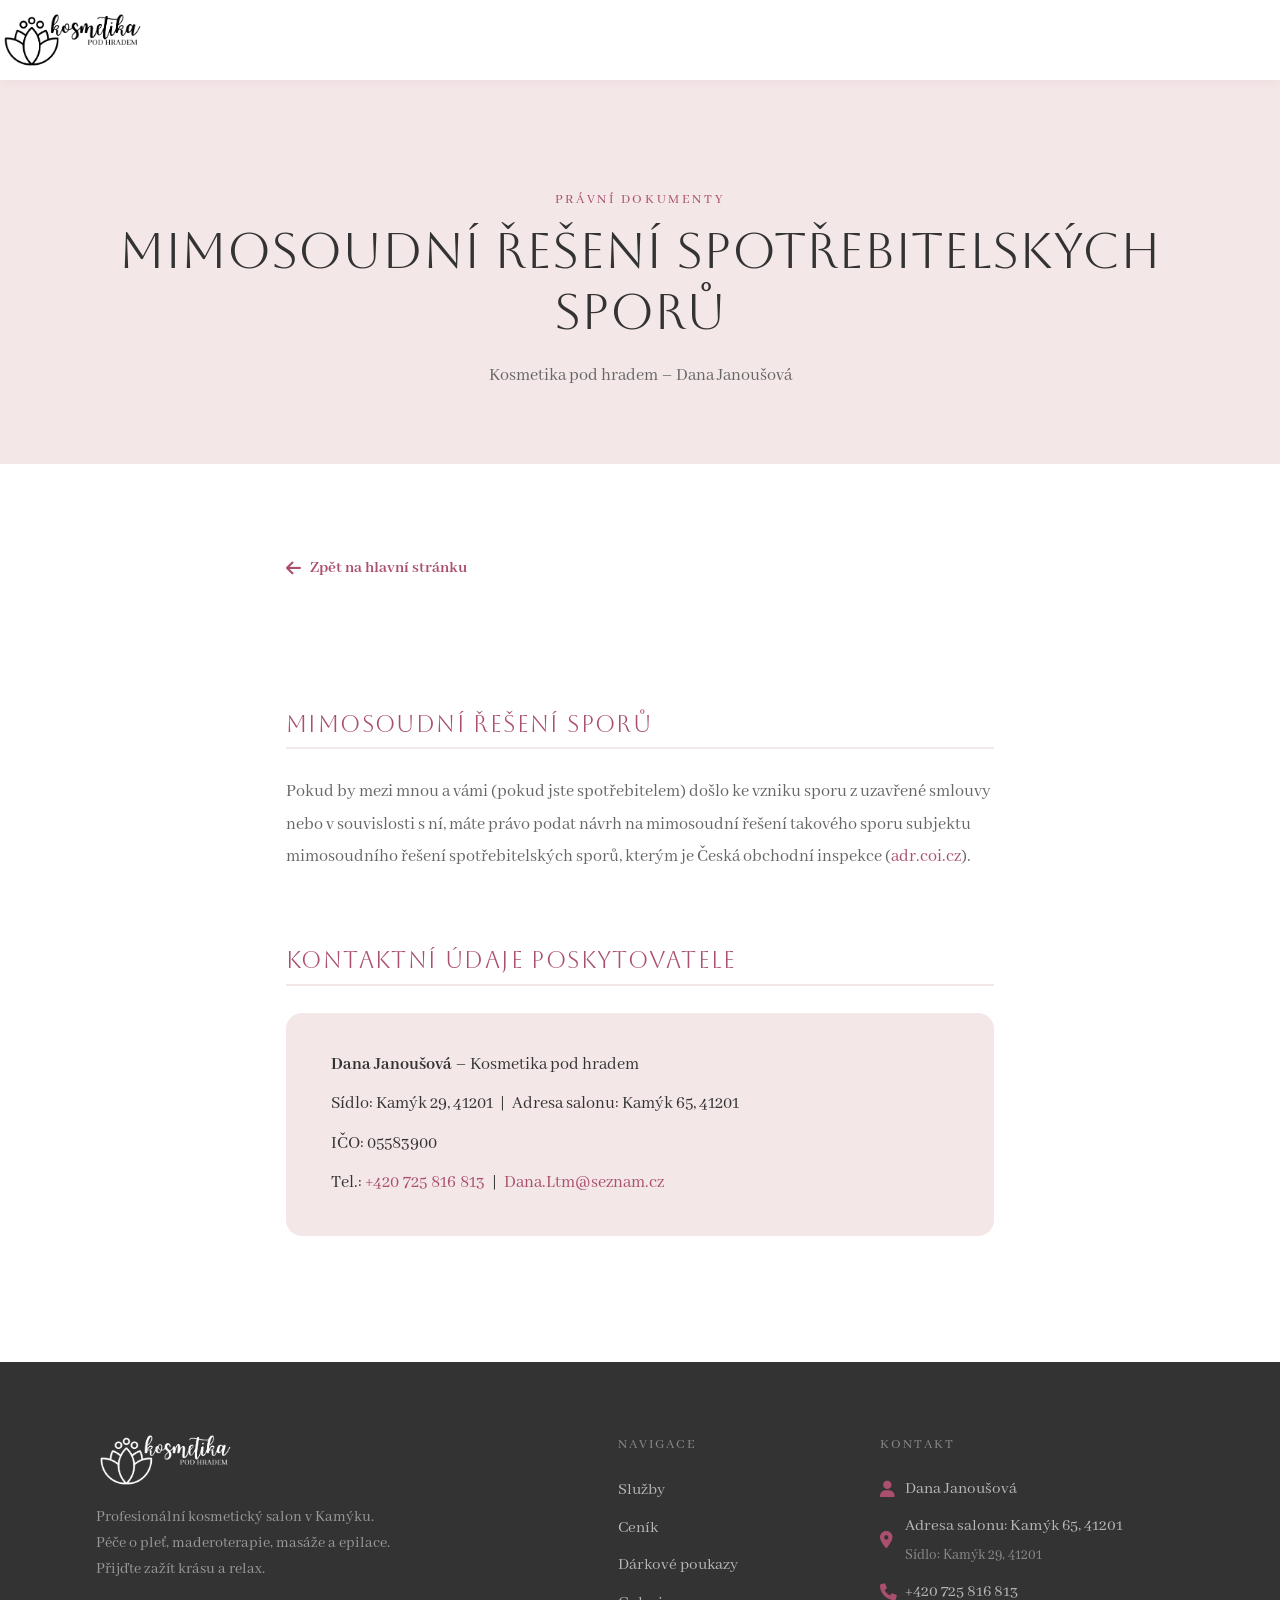
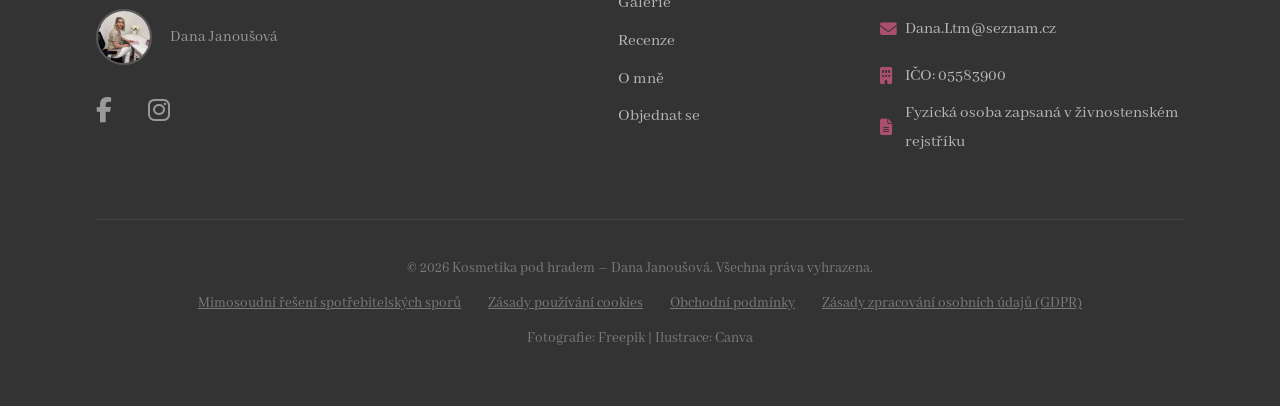
<file: mimosoudni-reseni.html>
<!DOCTYPE html>
<html lang="cs">
<head>
  <meta charset="UTF-8">
  <meta name="viewport" content="width=device-width, initial-scale=1.0">
  <title>Mimosoudní řešení sporů – Kosmetika pod hradem</title>
  <meta name="robots" content="noindex, follow">
  <link rel="canonical" href="https://kosmetikapodhradem.cz/mimosoudni-reseni">
  <link rel="icon" type="image/svg+xml" href="/favicon.svg">
  <link rel="preconnect" href="https://fonts.googleapis.com">
  <link rel="preconnect" href="https://fonts.gstatic.com" crossorigin>
  <link href="https://fonts.googleapis.com/css2?family=Aboreto&family=Abhaya+Libre:wght@400;500;600;700&display=swap" rel="stylesheet">
  <link rel="stylesheet" href="https://cdnjs.cloudflare.com/ajax/libs/font-awesome/6.5.1/css/all.min.css" crossorigin="anonymous">
  <link rel="stylesheet" href="css/style.css">

  <style>
    .op-hero {
      background: var(--clr-primary);
      padding-block: var(--sp-12) var(--sp-8);
      text-align: center;
      margin-top: var(--nav-height);
    }
    .op-hero h1 { font-size: clamp(1.6rem, 4vw, 2.8rem); margin-bottom: var(--sp-2); }
    .op-hero p { color: var(--clr-text-muted); margin-inline: auto; }

    .op-content {
      max-width: 780px;
      margin-inline: auto;
      padding: var(--sp-10) var(--sp-4);
    }

    .op-content h2 {
      font-family: var(--font-heading);
      font-size: clamp(1.05rem, 2.2vw, 1.3rem);
      font-weight: 400;
      margin-top: var(--sp-8);
      margin-bottom: var(--sp-3);
      padding-bottom: var(--sp-1);
      border-bottom: 2px solid var(--clr-primary);
      color: var(--clr-accent);
      letter-spacing: 0.06em;
      text-transform: uppercase;
    }
    .op-content p {
      color: var(--clr-text-muted);
      font-size: 1rem;
      line-height: 1.8;
      max-width: none;
      margin-bottom: var(--sp-3);
    }

    .op-info-box {
      background: var(--clr-primary);
      border-radius: var(--radius-md);
      padding: var(--sp-4) var(--sp-5);
      margin-bottom: var(--sp-4);
    }
    .op-info-box p { margin-bottom: 0.4rem; color: var(--clr-text); }
    .op-info-box p:last-child { margin-bottom: 0; }

    .op-back {
      display: inline-flex;
      align-items: center;
      gap: 0.5rem;
      margin-bottom: var(--sp-6);
      color: var(--clr-accent);
      font-weight: 700;
      font-size: 0.95rem;
      text-decoration: none;
      transition: color var(--transition-fast);
    }
    .op-back:hover { color: var(--clr-accent-dark); }

    .nav-back-btn { font-size: 0.9rem; padding: .65rem 1.4rem; flex-shrink: 0; }
    .nav-logo { flex-shrink: 1; min-width: 0; }
    .nav-logo img { height: auto; max-height: 54px; max-width: 160px; width: auto; }

    @media (max-width: 600px) {
      .nav-logo img { max-width: 110px; max-height: 38px; }
      .nav-back-btn { font-size: 0.78rem; padding: .5rem .9rem; }
    }
  </style>
</head>
<body>

  <header>
    <nav id="navbar" class="navbar scrolled" aria-label="Hlavní navigace">
      <div class="container">
        <a href="/" class="nav-logo" aria-label="Kosmetika pod hradem – domů">
          <img src="Obrazky/Logo_Kosmetikapodhradem.png" alt="Logo Kosmetika pod hradem" width="200" height="54">
        </a>
      </div>
    </nav>
  </header>

  <div class="op-hero">
    <div class="container">
      <span class="section-label">Právní dokumenty</span>
      <h1>Mimosoudní řešení spotřebitelských sporů</h1>
      <p>Kosmetika pod hradem – Dana Janoušová</p>
    </div>
  </div>

  <main>
    <div class="op-content">

      <a href="/" class="op-back">
        <i class="fa-solid fa-arrow-left" aria-hidden="true"></i>
        Zpět na hlavní stránku
      </a>

      <h2>Mimosoudní řešení sporů</h2>
      <p>
        Pokud by mezi mnou a vámi (pokud jste spotřebitelem) došlo ke vzniku sporu z uzavřené
        smlouvy nebo v souvislosti s ní, máte právo podat návrh na mimosoudní řešení takového
        sporu subjektu mimosoudního řešení spotřebitelských sporů, kterým je Česká obchodní
        inspekce (<a href="https://adr.coi.cz" target="_blank" rel="noopener">adr.coi.cz</a>).
      </p>

      <h2>Kontaktní údaje Poskytovatele</h2>
      <div class="op-info-box">
        <p><strong>Dana Janoušová</strong> – Kosmetika pod hradem</p>
        <p>Sídlo: Kamýk 29, 41201 &nbsp;|&nbsp; Adresa salonu: Kamýk 65, 41201</p>
        <p>IČO: 05583900</p>
        <p>Tel.: <a href="tel:+420725816813">+420&nbsp;725&nbsp;816&nbsp;813</a> &nbsp;|&nbsp; <a href="mailto:Dana.Ltm@seznam.cz">Dana.Ltm@seznam.cz</a></p>
      </div>

    </div>
  </main>

  <footer class="footer" aria-label="Patička stránky">
    <div class="container">

      <div class="footer-grid">

        <div class="footer-brand">
          <img class="footer-logo" src="Obrazky/Logo_Kosmetikapodhradem.png" alt="Logo Kosmetika pod hradem" loading="lazy" width="200" height="52">
          <p class="footer-brand-text">
            Profesionální kosmetický salon v&nbsp;Kamýku. Péče o&nbsp;pleť, maderoterapie,
            masáže a&nbsp;epilace. Přijďte zažít krásu a&nbsp;relax.
          </p>
          <div class="footer-dana">
            <img src="Obrazky/Dana_Janousova/Dana3.jpg" alt="Dana Janoušová – kosmetička" loading="lazy" width="160" height="160">
            <span>Dana Janoušová</span>
          </div>
          <div style="display:flex;gap:2rem;margin-top:1.5rem;">
            <a href="https://www.facebook.com/profile.php?id=61559445611771" target="_blank" rel="noopener" aria-label="Facebook" style="color:rgba(255,255,255,0.5);font-size:1.4rem;text-decoration:none;"><i class="fa-brands fa-facebook-f" aria-hidden="true"></i></a>
            <a href="https://www.instagram.com/kosmetikapodhradem/" target="_blank" rel="noopener" aria-label="Instagram" style="color:rgba(255,255,255,0.5);font-size:1.4rem;text-decoration:none;"><i class="fa-brands fa-instagram" aria-hidden="true"></i></a>
          </div>
        </div>

        <nav aria-label="Patičková navigace">
          <div class="footer-col-title">Navigace</div>
          <ul class="footer-nav" role="list">
            <li><a href="/#sluzby">Služby</a></li>
            <li><a href="/#cenik">Ceník</a></li>
            <li><a href="/#darkove-poukazy">Dárkové poukazy</a></li>
            <li><a href="/#galerie">Galerie</a></li>
            <li><a href="/#recenze">Recenze</a></li>
            <li><a href="/#o-mne">O&nbsp;mně</a></li>
            <li><a href="/#objednat-se">Objednat se</a></li>
          </ul>
        </nav>

        <div>
          <div class="footer-col-title">Kontakt</div>
          <div class="footer-contact-line"><i class="fa-solid fa-user" aria-hidden="true"></i><span>Dana Janoušová</span></div>
          <div class="footer-contact-line">
            <i class="fa-solid fa-location-dot" aria-hidden="true"></i>
            <address style="font-style:normal;">
              <a href="https://maps.app.goo.gl/ysEH3Fm4JaCG6psz8" target="_blank" rel="noopener" ">Adresa salonu: Kamýk 65, 41201</a><br>
              <span style="font-size:0.82rem;opacity:0.65;">Sídlo: Kamýk 29, 41201</span>
            </address>
          </div>
          <div class="footer-contact-line"><i class="fa-solid fa-phone" aria-hidden="true"></i><a href="tel:+420725816813">+420&nbsp;725&nbsp;816&nbsp;813</a></div>
          <div class="footer-contact-line"><i class="fa-solid fa-envelope" aria-hidden="true"></i><a href="mailto:Dana.Ltm@seznam.cz">Dana.Ltm@seznam.cz</a></div>
          <div class="footer-contact-line" style="margin-top:var(--sp-2)"><i class="fa-solid fa-building" aria-hidden="true"></i><span>IČO:&nbsp;05583900</span></div>
          <div class="footer-contact-line"><i class="fa-solid fa-file-lines" aria-hidden="true"></i><span>Fyzická osoba zapsaná v&nbsp;živnostenském rejstříku</span></div>
        </div>

      </div>

      <div class="footer-bottom" style="flex-direction:column;align-items:center;gap:0.5rem;text-align:center;">
        <p>&copy; 2026 Kosmetika pod hradem – Dana Janoušová. Všechna práva vyhrazena.</p>
        <div style="display:flex;flex-wrap:wrap;justify-content:center;gap:0.5rem 1.5rem;">
          <p class="footer-ico"><a href="/mimosoudni-reseni" style="color:inherit;text-decoration:underline;">Mimosoudní řešení spotřebitelských sporů</a></p>
          <p class="footer-ico"><a href="/cookies" style="color:inherit;text-decoration:underline;">Zásady používání cookies</a></p>
          <p class="footer-ico"><a href="/obchodni-podminky" style="color:inherit;text-decoration:underline;">Obchodní podmínky</a></p>
          <p class="footer-ico"><a href="gdpr.html" style="color:inherit;text-decoration:underline;">Zásady zpracování osobních údajů (GDPR)</a></p>
        </div>
        <p class="footer-ico">Fotografie: Freepik | Ilustrace: Canva</p>
      </div>

    </div>
  </footer>

</body>
</html>
</file>
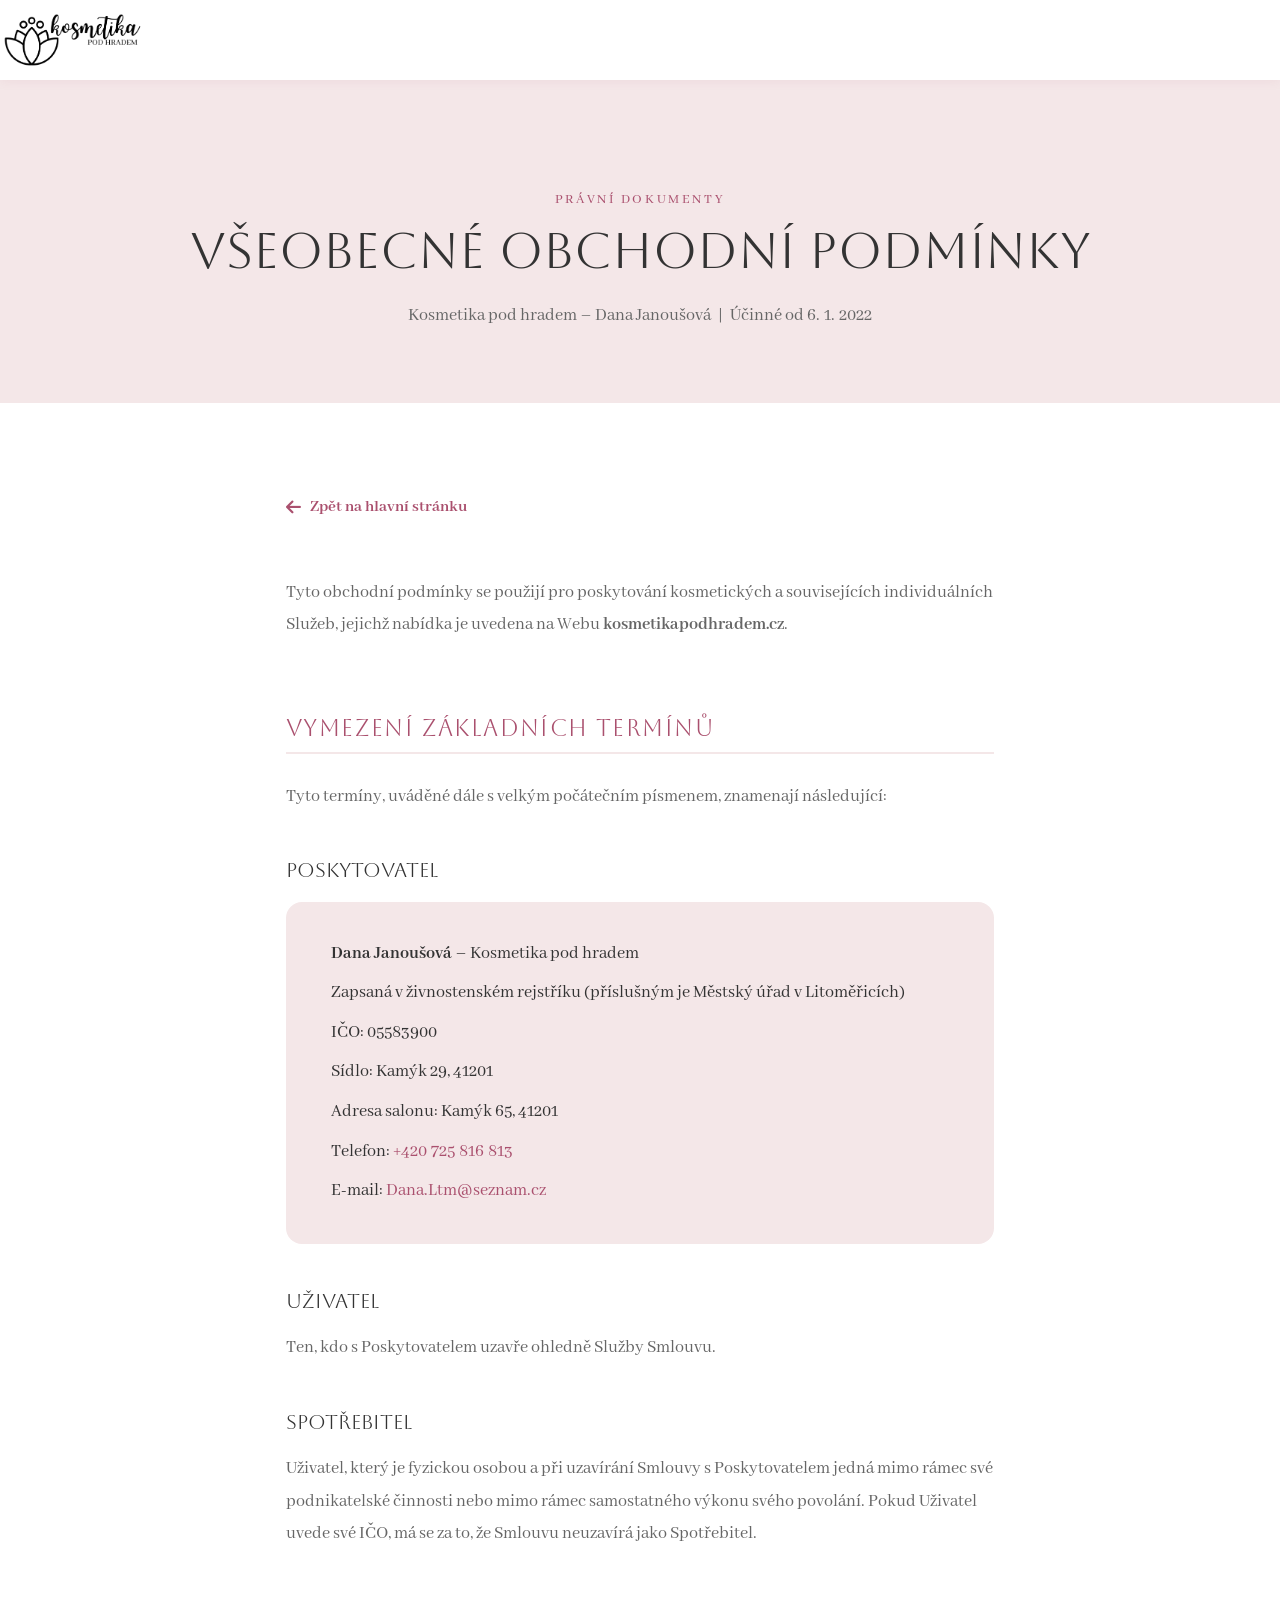
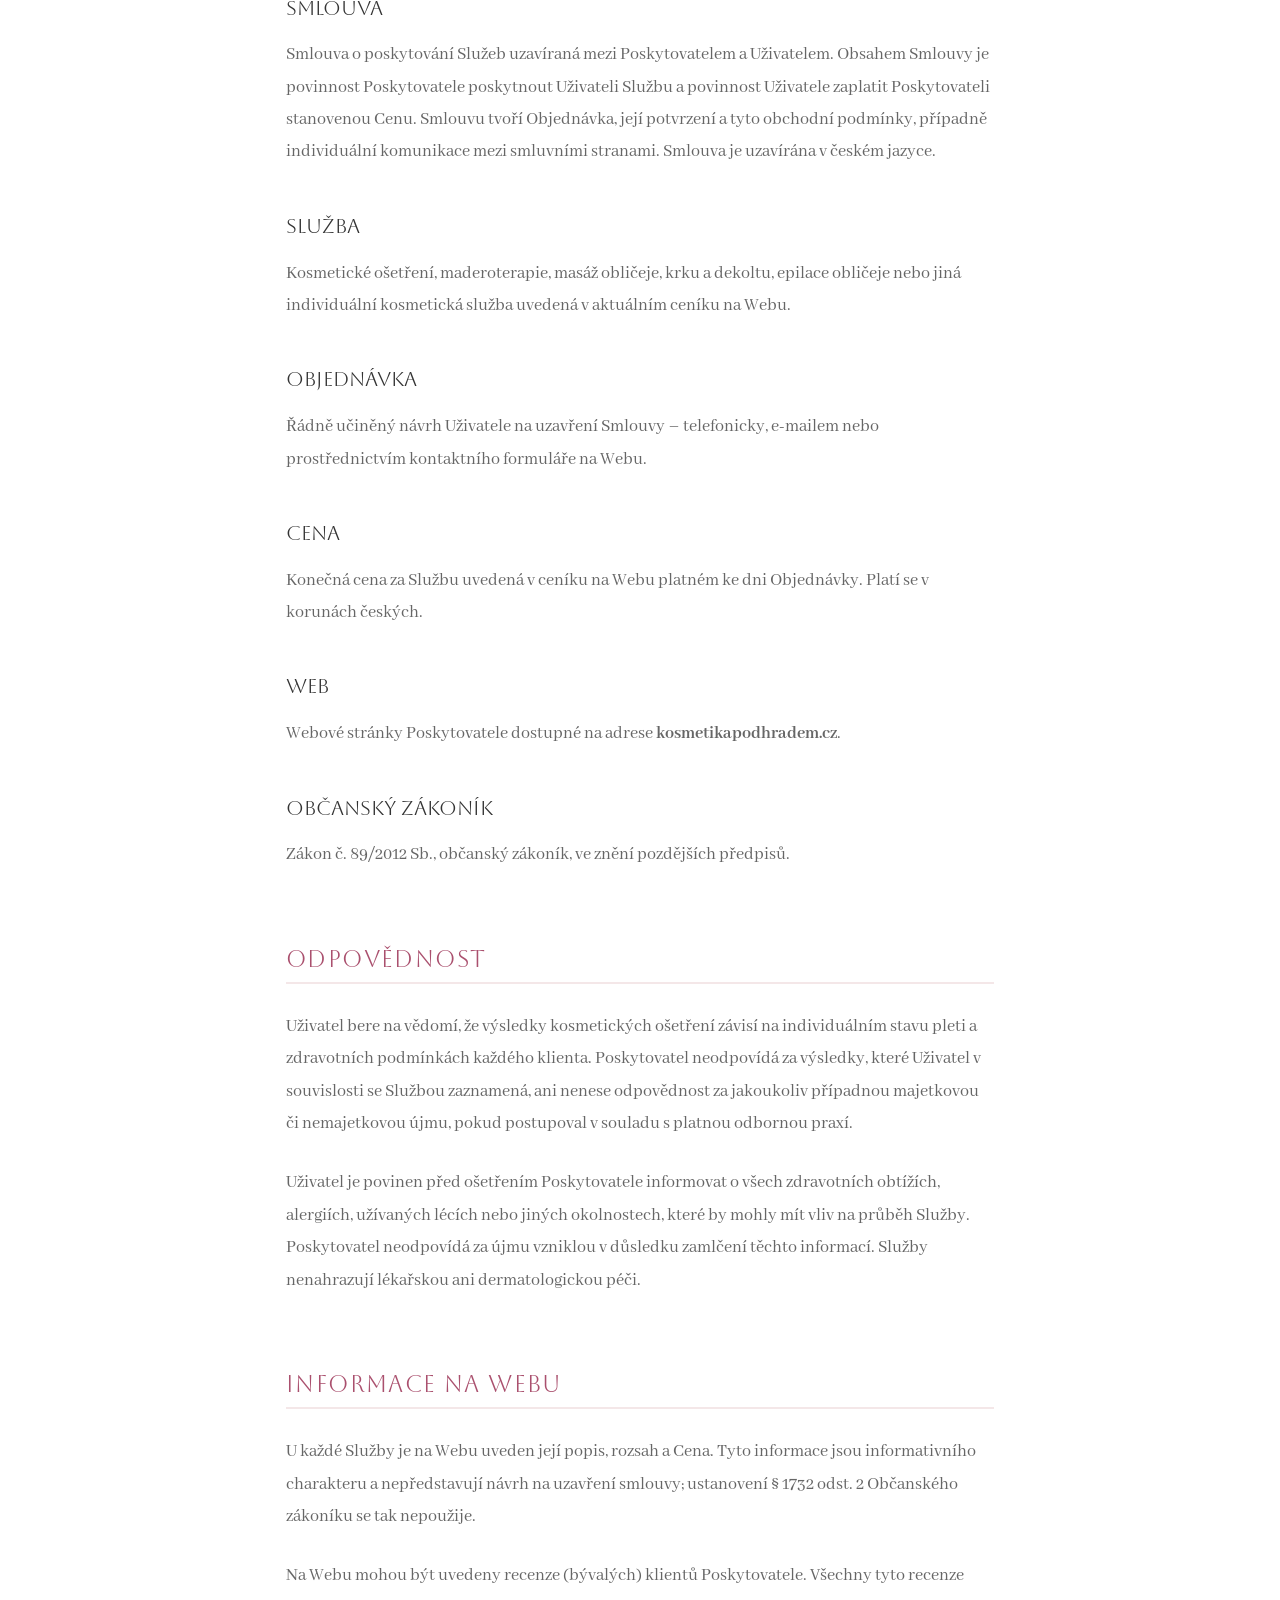
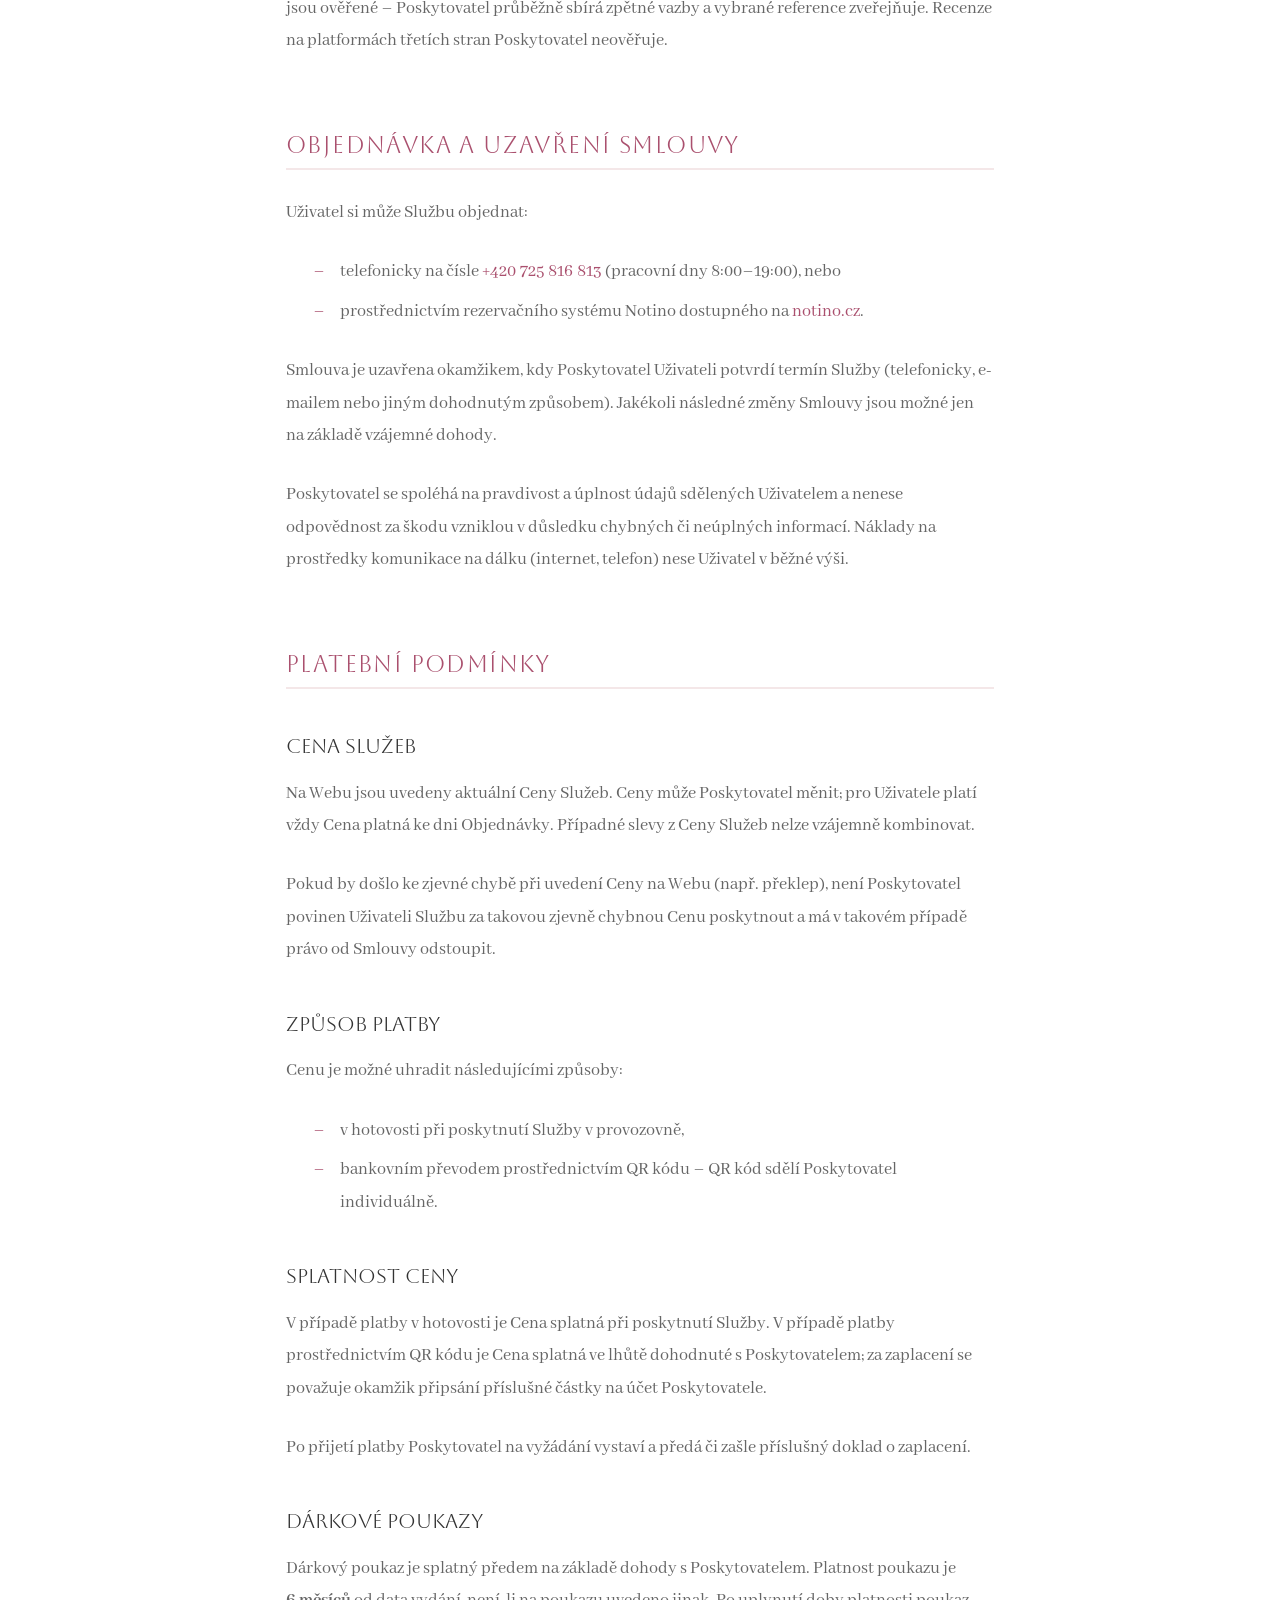
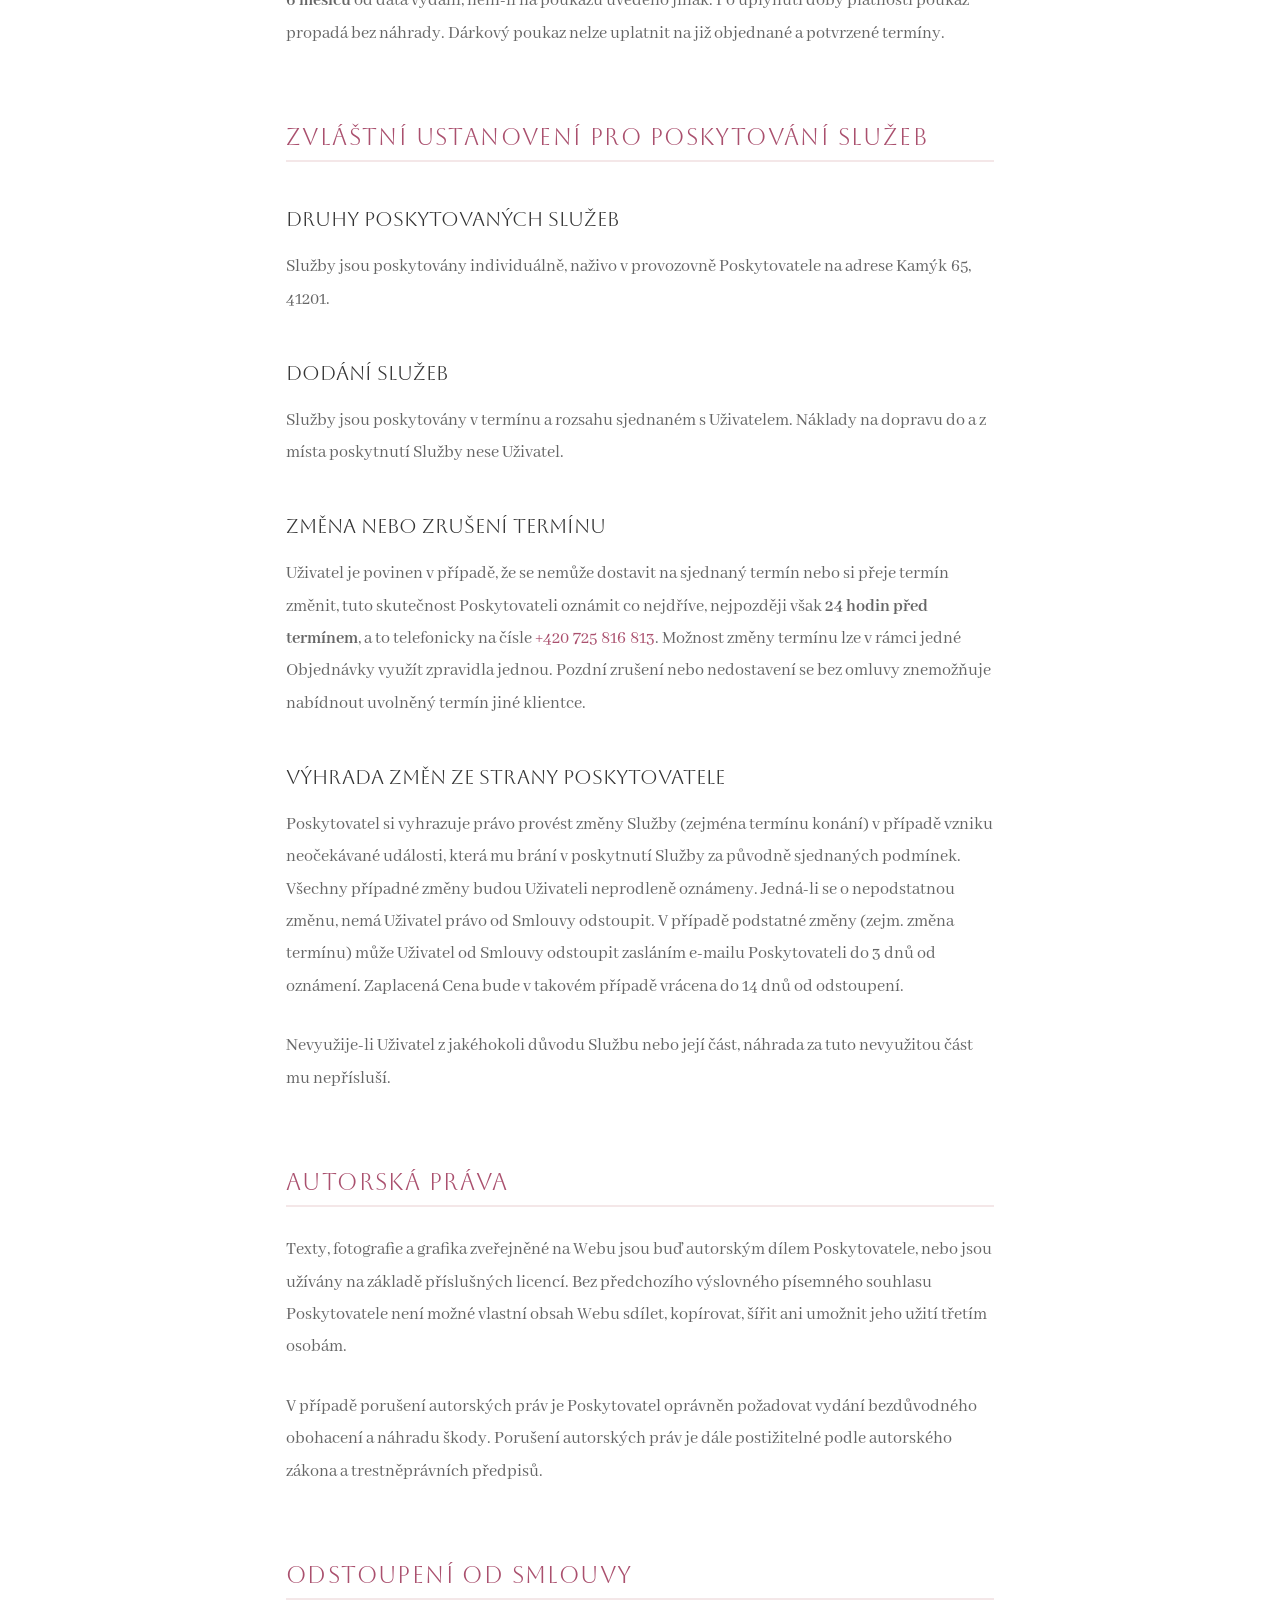
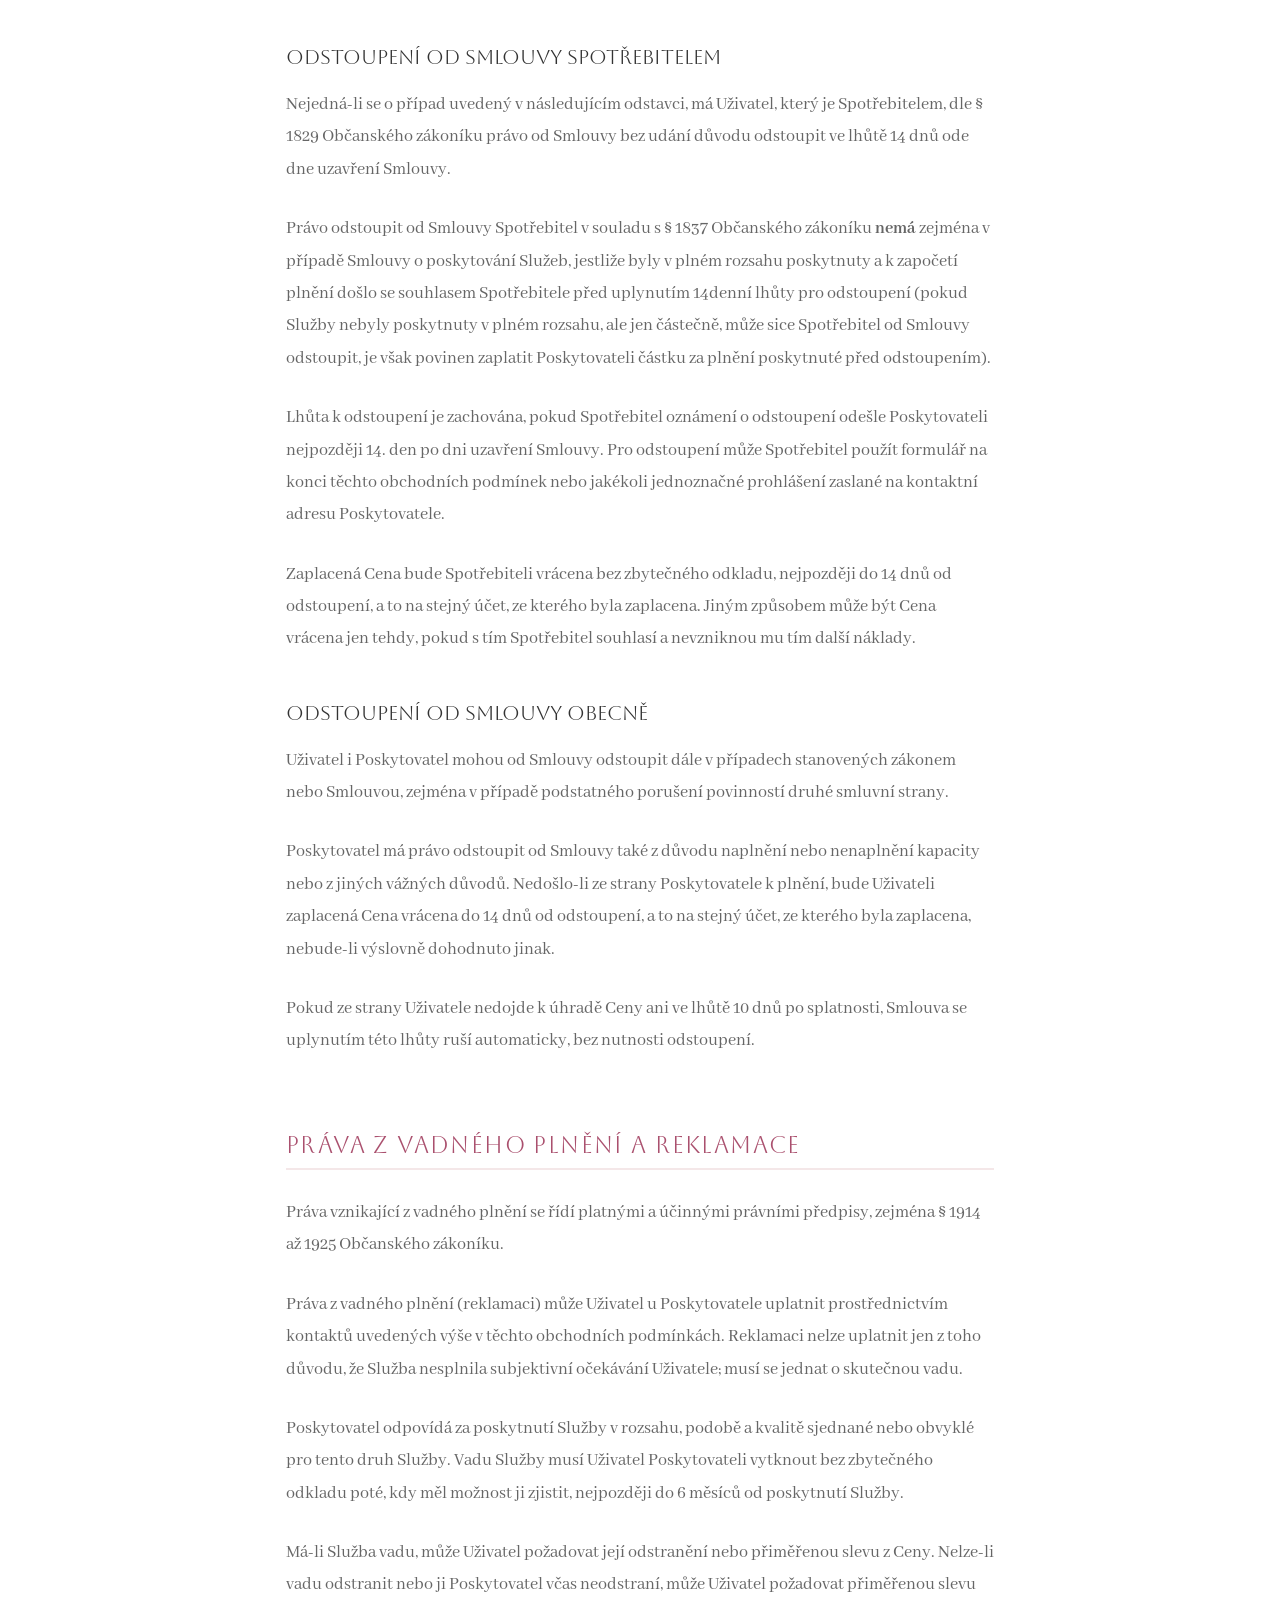
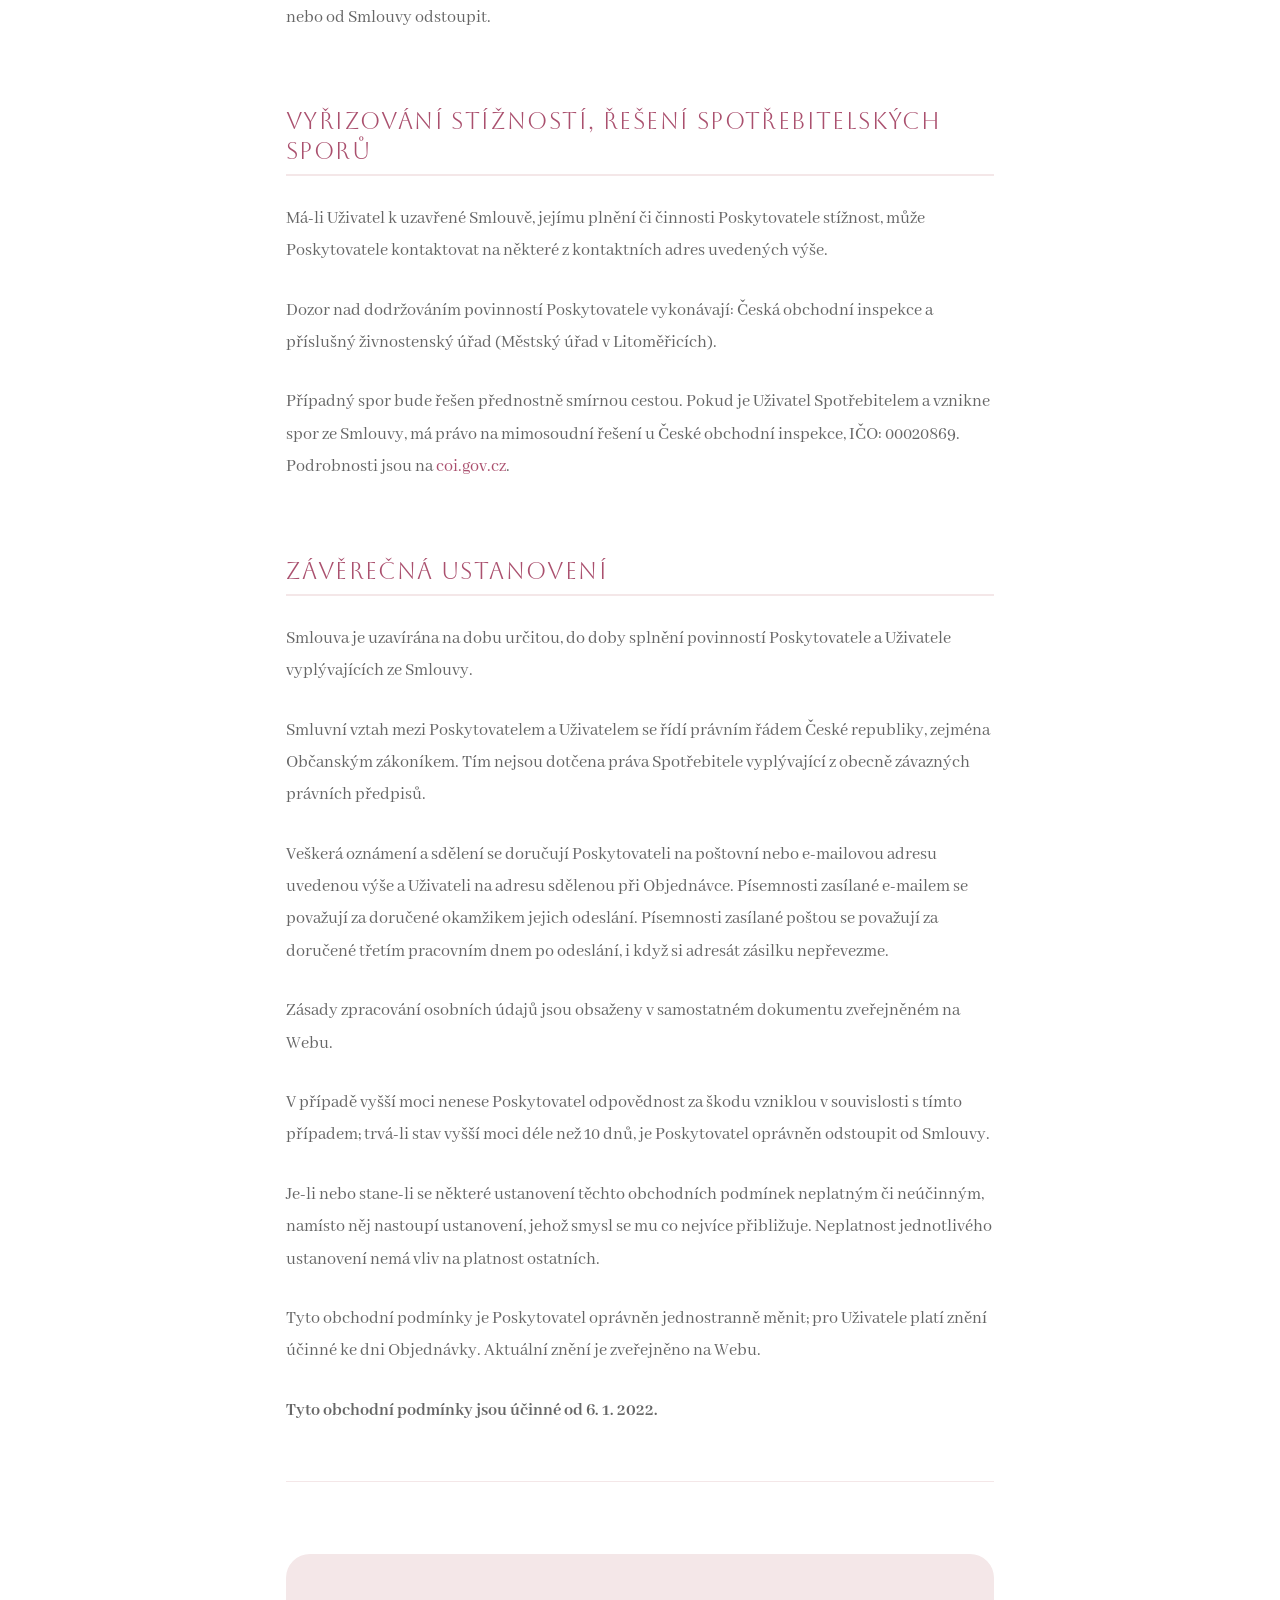
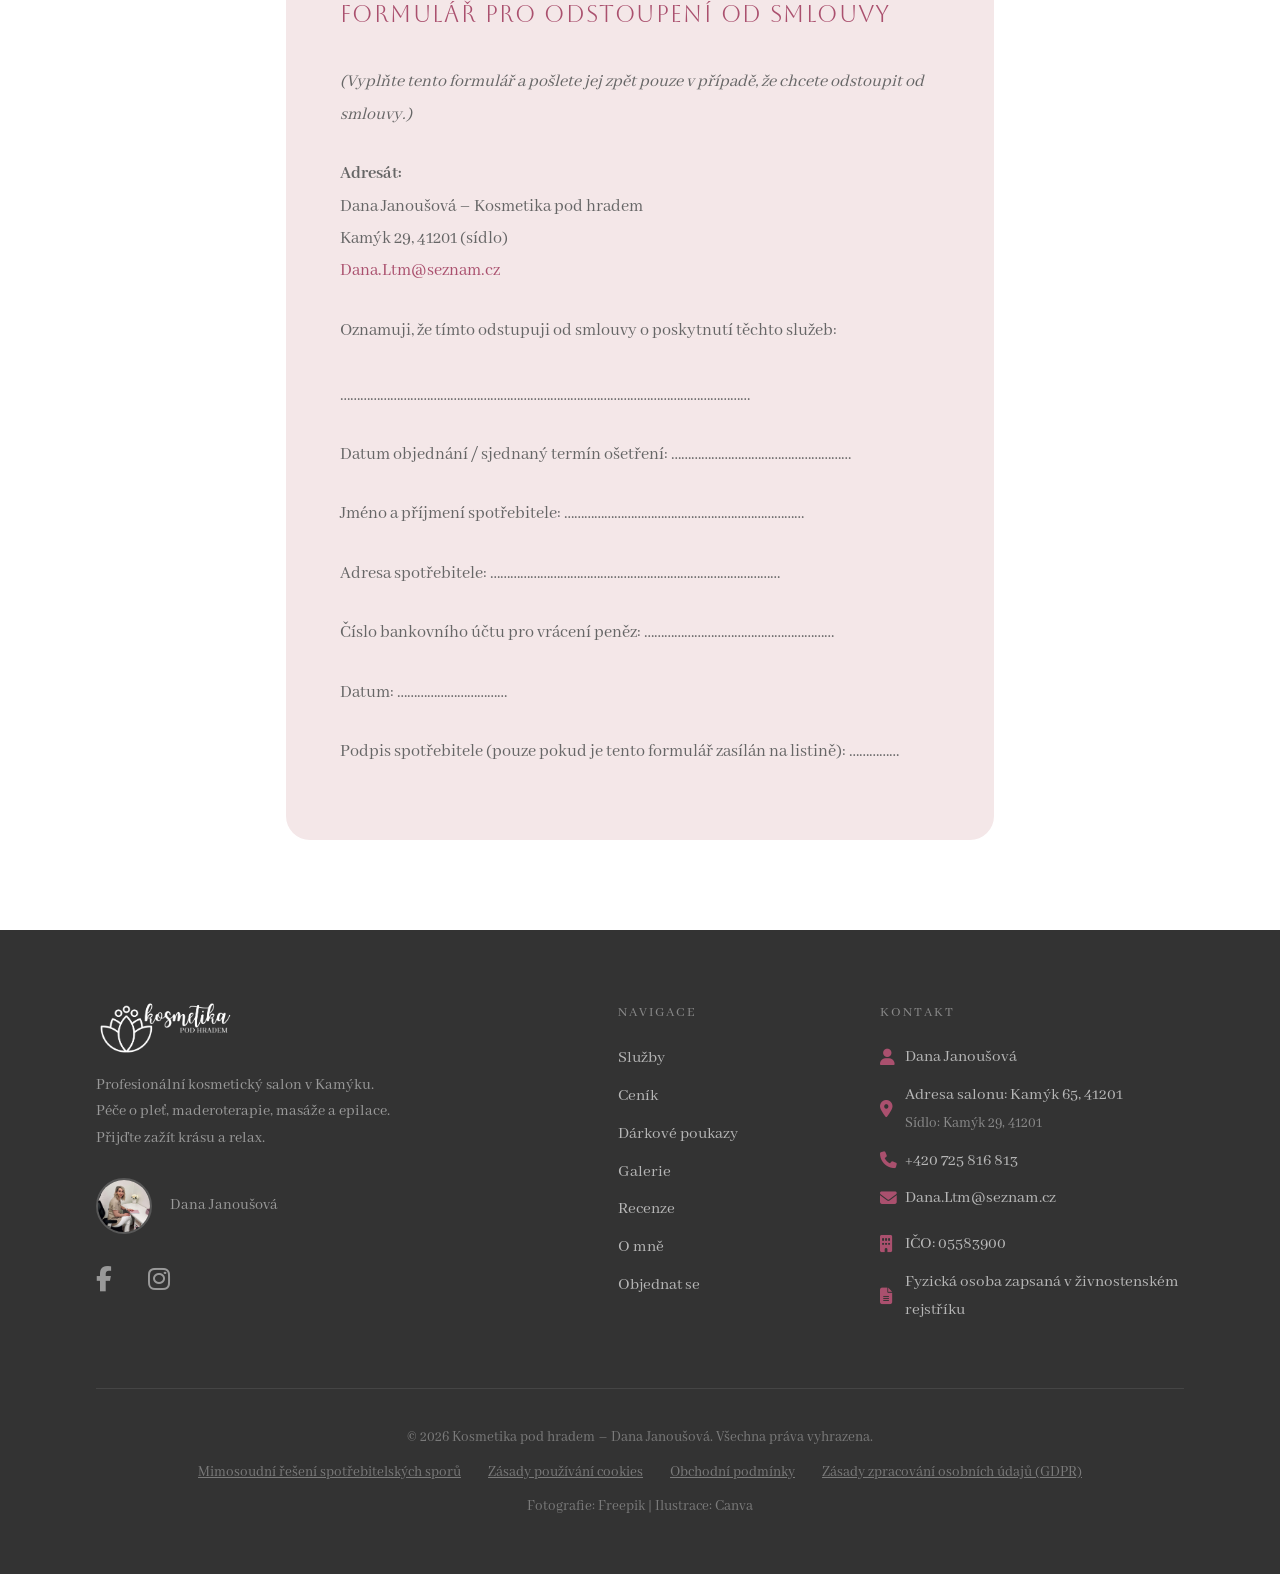
<file: obchodni-podminky.html>
<!DOCTYPE html>
<html lang="cs">
<head>
  <meta charset="UTF-8">
  <meta name="viewport" content="width=device-width, initial-scale=1.0">
  <title>Obchodní podmínky – Kosmetika pod hradem</title>
  <meta name="description" content="Všeobecné obchodní podmínky kosmetického salonu Kosmetika pod hradem – Dana Janoušová, Kamýk 65.">
  <meta name="robots" content="noindex, follow">
  <link rel="canonical" href="https://kosmetikapodhradem.cz/obchodni-podminky">
  <link rel="icon" type="image/svg+xml" href="/favicon.svg">
  <link rel="preconnect" href="https://fonts.googleapis.com">
  <link rel="preconnect" href="https://fonts.gstatic.com" crossorigin>
  <link href="https://fonts.googleapis.com/css2?family=Aboreto&family=Abhaya+Libre:wght@400;500;600;700&display=swap" rel="stylesheet">
  <link rel="stylesheet" href="https://cdnjs.cloudflare.com/ajax/libs/font-awesome/6.5.1/css/all.min.css" crossorigin="anonymous">
  <link rel="stylesheet" href="css/style.css">

  <style>
    .op-hero {
      background: var(--clr-primary);
      padding-block: var(--sp-12) var(--sp-8);
      text-align: center;
      margin-top: var(--nav-height);
    }
    .op-hero h1 { font-size: clamp(1.6rem, 4vw, 2.8rem); margin-bottom: var(--sp-2); }
    .op-hero p { color: var(--clr-text-muted); margin-inline: auto; }

    .op-content {
      max-width: 780px;
      margin-inline: auto;
      padding: var(--sp-10) var(--sp-4);
    }

    .op-content h2 {
      font-family: var(--font-heading);
      font-size: clamp(1.05rem, 2.2vw, 1.3rem);
      font-weight: 400;
      margin-top: var(--sp-8);
      margin-bottom: var(--sp-3);
      padding-bottom: var(--sp-1);
      border-bottom: 2px solid var(--clr-primary);
      color: var(--clr-accent);
      letter-spacing: 0.06em;
      text-transform: uppercase;
    }
    .op-content h3 {
      font-family: var(--font-heading);
      font-size: clamp(0.95rem, 1.8vw, 1.1rem);
      font-weight: 400;
      margin-top: var(--sp-5);
      margin-bottom: var(--sp-2);
      color: var(--clr-text);
    }
    .op-content p {
      color: var(--clr-text-muted);
      font-size: 1rem;
      line-height: 1.8;
      max-width: none;
      margin-bottom: var(--sp-3);
    }
    .op-content ul {
      list-style: none;
      padding-left: var(--sp-3);
      margin-bottom: var(--sp-3);
    }
    .op-content ul li {
      position: relative;
      padding-left: var(--sp-3);
      color: var(--clr-text-muted);
      font-size: 1rem;
      line-height: 1.8;
      margin-bottom: 0.4rem;
    }
    .op-content ul li::before {
      content: '–';
      position: absolute;
      left: 0;
      color: var(--clr-accent);
    }

    .op-info-box {
      background: var(--clr-primary);
      border-radius: var(--radius-md);
      padding: var(--sp-4) var(--sp-5);
      margin-bottom: var(--sp-4);
    }
    .op-info-box p { margin-bottom: 0.4rem; color: var(--clr-text); }
    .op-info-box p:last-child { margin-bottom: 0; }

    .op-storno-table {
      width: 100%;
      border-collapse: collapse;
      margin-bottom: var(--sp-4);
      font-size: 0.97rem;
    }
    .op-storno-table th {
      background: var(--clr-accent);
      color: #fff;
      padding: 0.65rem var(--sp-3);
      text-align: left;
      font-weight: 700;
      font-family: var(--font-body);
    }
    .op-storno-table td {
      padding: 0.65rem var(--sp-3);
      border-bottom: 1px solid var(--clr-primary);
      color: var(--clr-text-muted);
    }
    .op-storno-table tr:last-child td { border-bottom: none; }
    .op-storno-table tr:nth-child(even) td { background: #fdf5f5; }

    .op-formularz {
      background: var(--clr-primary);
      border-radius: var(--radius-lg);
      padding: var(--sp-5) var(--sp-6);
      margin-top: var(--sp-8);
    }

    .op-back {
      display: inline-flex;
      align-items: center;
      gap: 0.5rem;
      margin-bottom: var(--sp-6);
      color: var(--clr-accent);
      font-weight: 700;
      font-size: 0.95rem;
      text-decoration: none;
      transition: color var(--transition-fast);
    }
    .op-back:hover { color: var(--clr-accent-dark); }

    .op-divider { border: none; border-top: 1px solid var(--clr-primary); margin: var(--sp-6) 0; }

    .nav-back-btn { font-size: 0.9rem !important; padding: .65rem 1.4rem !important; flex-shrink: 0 !important; white-space: nowrap !important; }
    .nav-logo { flex-shrink: 1 !important; min-width: 0 !important; }
    .nav-logo img { height: auto !important; max-height: 54px !important; max-width: 160px !important; width: auto !important; }

    @media (max-width: 600px) {
      .op-storno-table th, .op-storno-table td { padding: 0.5rem var(--sp-2); font-size: 0.88rem; }
      .op-formularz { padding: var(--sp-4); }
      .nav-logo img { max-width: 110px !important; max-height: 38px !important; }
      .nav-back-btn { font-size: 0.78rem !important; padding: .5rem .9rem !important; }
    }
  </style>
</head>
<body>

  <header>
    <nav id="navbar" class="navbar scrolled" aria-label="Hlavní navigace">
      <div class="container">
        <a href="/" class="nav-logo" aria-label="Kosmetika pod hradem – domů">
          <img src="Obrazky/Logo_Kosmetikapodhradem.png" alt="Logo Kosmetika pod hradem" width="200" height="54">
        </a>
      </div>
    </nav>
  </header>

  <div class="op-hero">
    <div class="container">
      <span class="section-label">Právní dokumenty</span>
      <h1>Všeobecné obchodní podmínky</h1>
      <p>Kosmetika pod hradem – Dana Janoušová &nbsp;|&nbsp; Účinné od 6.&nbsp;1.&nbsp;2022</p>
    </div>
  </div>

  <main>
    <div class="op-content">

      <a href="/" class="op-back">
        <i class="fa-solid fa-arrow-left" aria-hidden="true"></i>
        Zpět na hlavní stránku
      </a>

      <p>
        Tyto obchodní podmínky se použijí pro poskytování kosmetických a souvisejících
        individuálních Služeb, jejichž nabídka je uvedena na Webu
        <strong>kosmetikapodhradem.cz</strong>.
      </p>


      <!-- ============================================================ -->
      <h2>Vymezení základních termínů</h2>

      <p>Tyto termíny, uváděné dále s velkým počátečním písmenem, znamenají následující:</p>

      <h3>Poskytovatel</h3>
      <div class="op-info-box">
        <p><strong>Dana Janoušová</strong> – Kosmetika pod hradem</p>
        <p>Zapsaná v živnostenském rejstříku (příslušným je Městský úřad v Litoměřicích)</p>
        <p>IČO: 05583900</p>
        <p>Sídlo: Kamýk 29, 41201</p>
        <p>Adresa salonu: Kamýk 65, 41201</p>
        <p>Telefon: <a href="tel:+420725816813">+420&nbsp;725&nbsp;816&nbsp;813</a></p>
        <p>E-mail: <a href="mailto:Dana.Ltm@seznam.cz">Dana.Ltm@seznam.cz</a></p>
      </div>

      <h3>Uživatel</h3>
      <p>Ten, kdo s Poskytovatelem uzavře ohledně Služby Smlouvu.</p>

      <h3>Spotřebitel</h3>
      <p>
        Uživatel, který je fyzickou osobou a při uzavírání Smlouvy s Poskytovatelem jedná mimo rámec
        své podnikatelské činnosti nebo mimo rámec samostatného výkonu svého povolání. Pokud Uživatel
        uvede své IČO, má se za to, že Smlouvu neuzavírá jako Spotřebitel.
      </p>

      <h3>Smlouva</h3>
      <p>
        Smlouva o poskytování Služeb uzavíraná mezi Poskytovatelem a Uživatelem. Obsahem Smlouvy je
        povinnost Poskytovatele poskytnout Uživateli Službu a povinnost Uživatele zaplatit Poskytovateli
        stanovenou Cenu. Smlouvu tvoří Objednávka, její potvrzení a tyto obchodní podmínky, případně
        individuální komunikace mezi smluvními stranami. Smlouva je uzavírána v českém jazyce.
      </p>

      <h3>Služba</h3>
      <p>
        Kosmetické ošetření, maderoterapie, masáž obličeje, krku a dekoltu, epilace obličeje
        nebo jiná individuální kosmetická služba uvedená v aktuálním ceníku na Webu.
      </p>

      <h3>Objednávka</h3>
      <p>
        Řádně učiněný návrh Uživatele na uzavření Smlouvy – telefonicky, e-mailem nebo prostřednictvím
        kontaktního formuláře na Webu.
      </p>

      <h3>Cena</h3>
      <p>
        Konečná cena za Službu uvedená v ceníku na Webu platném ke dni Objednávky.
        Platí se v korunách českých.
      </p>

      <h3>Web</h3>
      <p>Webové stránky Poskytovatele dostupné na adrese <strong>kosmetikapodhradem.cz</strong>.</p>

      <h3>Občanský zákoník</h3>
      <p>Zákon č. 89/2012 Sb., občanský zákoník, ve znění pozdějších předpisů.</p>


      <!-- ============================================================ -->
      <h2>Odpovědnost</h2>

      <p>
        Uživatel bere na vědomí, že výsledky kosmetických ošetření závisí na individuálním stavu
        pleti a zdravotních podmínkách každého klienta. Poskytovatel neodpovídá za výsledky,
        které Uživatel v souvislosti se Službou zaznamená, ani nenese odpovědnost za jakoukoliv
        případnou majetkovou či nemajetkovou újmu, pokud postupoval v souladu s platnou odbornou praxí.
      </p>
      <p>
        Uživatel je povinen před ošetřením Poskytovatele informovat o všech zdravotních obtížích,
        alergiích, užívaných lécích nebo jiných okolnostech, které by mohly mít vliv na průběh
        Služby. Poskytovatel neodpovídá za újmu vzniklou v důsledku zamlčení těchto informací.
        Služby nenahrazují lékařskou ani dermatologickou péči.
      </p>


      <!-- ============================================================ -->
      <h2>Informace na Webu</h2>

      <p>
        U každé Služby je na Webu uveden její popis, rozsah a Cena. Tyto informace jsou
        informativního charakteru a nepředstavují návrh na uzavření smlouvy; ustanovení
        § 1732 odst. 2 Občanského zákoníku se tak nepoužije.
      </p>
      <p>
        Na Webu mohou být uvedeny recenze (bývalých) klientů Poskytovatele. Všechny tyto
        recenze jsou ověřené – Poskytovatel průběžně sbírá zpětné vazby a vybrané reference
        zveřejňuje. Recenze na platformách třetích stran Poskytovatel neověřuje.
      </p>


      <!-- ============================================================ -->
      <h2>Objednávka a uzavření Smlouvy</h2>

      <p>Uživatel si může Službu objednat:</p>
      <ul>
        <li>telefonicky na čísle <a href="tel:+420725816813">+420&nbsp;725&nbsp;816&nbsp;813</a> (pracovní dny 8:00–19:00), nebo</li>
        <li>prostřednictvím rezervačního systému Notino dostupného na <a href="https://www.notino.cz/salony/kosmetika-pod-hradem_1/" target="_blank" rel="noopener">notino.cz</a>.</li>
      </ul>
      <p>
        Smlouva je uzavřena okamžikem, kdy Poskytovatel Uživateli potvrdí termín Služby
        (telefonicky, e-mailem nebo jiným dohodnutým způsobem). Jakékoli následné změny
        Smlouvy jsou možné jen na základě vzájemné dohody.
      </p>
      <p>
        Poskytovatel se spoléhá na pravdivost a úplnost údajů sdělených Uživatelem a nenese
        odpovědnost za škodu vzniklou v důsledku chybných či neúplných informací.
        Náklady na prostředky komunikace na dálku (internet, telefon) nese Uživatel v běžné výši.
      </p>


      <!-- ============================================================ -->
      <h2>Platební podmínky</h2>

      <h3>Cena Služeb</h3>
      <p>
        Na Webu jsou uvedeny aktuální Ceny Služeb. Ceny může Poskytovatel měnit; pro Uživatele
        platí vždy Cena platná ke dni Objednávky. Případné slevy z Ceny Služeb nelze vzájemně kombinovat.
      </p>
      <p>
        Pokud by došlo ke zjevné chybě při uvedení Ceny na Webu (např. překlep), není Poskytovatel
        povinen Uživateli Službu za takovou zjevně chybnou Cenu poskytnout a má v takovém případě
        právo od Smlouvy odstoupit.
      </p>

      <h3>Způsob platby</h3>
      <p>Cenu je možné uhradit následujícími způsoby:</p>
      <ul>
        <li>v hotovosti při poskytnutí Služby v provozovně,</li>
        <li>bankovním převodem prostřednictvím QR kódu – QR kód sdělí Poskytovatel individuálně.</li>
      </ul>

      <h3>Splatnost Ceny</h3>
      <p>
        V případě platby v hotovosti je Cena splatná při poskytnutí Služby. V případě platby
        prostřednictvím QR kódu je Cena splatná ve lhůtě dohodnuté s Poskytovatelem;
        za zaplacení se považuje okamžik připsání příslušné částky na účet Poskytovatele.
      </p>
      <p>
        Po přijetí platby Poskytovatel na vyžádání vystaví a předá či zašle příslušný doklad o zaplacení.
      </p>

      <h3>Dárkové poukazy</h3>
      <p>
        Dárkový poukaz je splatný předem na základě dohody s Poskytovatelem. Platnost poukazu je
        <strong>6&nbsp;měsíců</strong> od data vydání, není-li na poukazu uvedeno jinak. Po uplynutí doby platnosti
        poukaz propadá bez náhrady. Dárkový poukaz nelze uplatnit na již objednané a potvrzené termíny.
      </p>


      <!-- ============================================================ -->
      <h2>Zvláštní ustanovení pro poskytování Služeb</h2>

      <h3>Druhy poskytovaných Služeb</h3>
      <p>
        Služby jsou poskytovány individuálně, naživo v provozovně Poskytovatele na adrese Kamýk&nbsp;65, 41201.
      </p>

      <h3>Dodání Služeb</h3>
      <p>
        Služby jsou poskytovány v termínu a rozsahu sjednaném s Uživatelem. Náklady na dopravu do
        a z místa poskytnutí Služby nese Uživatel.
      </p>

      <h3>Změna nebo zrušení termínu</h3>
      <p>
        Uživatel je povinen v případě, že se nemůže dostavit na sjednaný termín nebo si přeje
        termín změnit, tuto skutečnost Poskytovateli oznámit co nejdříve, nejpozději však
        <strong>24 hodin před termínem</strong>, a to telefonicky na čísle
        <a href="tel:+420725816813">+420&nbsp;725&nbsp;816&nbsp;813</a>.
        Možnost změny termínu lze v rámci jedné Objednávky využít zpravidla jednou.
        Pozdní zrušení nebo nedostavení se bez omluvy znemožňuje nabídnout uvolněný termín
        jiné klientce.
      </p>

      <h3>Výhrada změn ze strany Poskytovatele</h3>
      <p>
        Poskytovatel si vyhrazuje právo provést změny Služby (zejména termínu konání) v případě
        vzniku neočekávané události, která mu brání v poskytnutí Služby za původně sjednaných podmínek.
        Všechny případné změny budou Uživateli neprodleně oznámeny. Jedná-li se o nepodstatnou změnu,
        nemá Uživatel právo od Smlouvy odstoupit. V případě podstatné změny (zejm. změna termínu) může
        Uživatel od Smlouvy odstoupit zasláním e-mailu Poskytovateli do 3 dnů od oznámení. Zaplacená
        Cena bude v takovém případě vrácena do 14 dnů od odstoupení.
      </p>
      <p>
        Nevyužije-li Uživatel z jakéhokoli důvodu Službu nebo její část, náhrada za tuto nevyužitou
        část mu nepřísluší.
      </p>


      <!-- ============================================================ -->
      <h2>Autorská práva</h2>

      <p>
        Texty, fotografie a grafika zveřejněné na Webu jsou buď autorským dílem Poskytovatele,
        nebo jsou užívány na základě příslušných licencí. Bez předchozího výslovného písemného
        souhlasu Poskytovatele není možné vlastní obsah Webu sdílet, kopírovat, šířit ani
        umožnit jeho užití třetím osobám.
      </p>
      <p>
        V případě porušení autorských práv je Poskytovatel oprávněn požadovat vydání bezdůvodného
        obohacení a náhradu škody. Porušení autorských práv je dále postižitelné podle autorského
        zákona a trestněprávních předpisů.
      </p>


      <!-- ============================================================ -->
      <h2>Odstoupení od Smlouvy</h2>

      <h3>Odstoupení od Smlouvy Spotřebitelem</h3>
      <p>
        Nejedná-li se o případ uvedený v následujícím odstavci, má Uživatel, který je Spotřebitelem,
        dle § 1829 Občanského zákoníku právo od Smlouvy bez udání důvodu odstoupit ve lhůtě 14 dnů
        ode dne uzavření Smlouvy.
      </p>
      <p>
        Právo odstoupit od Smlouvy Spotřebitel v souladu s § 1837 Občanského zákoníku <strong>nemá</strong>
        zejména v případě Smlouvy o poskytování Služeb, jestliže byly v plném rozsahu poskytnuty
        a k započetí plnění došlo se souhlasem Spotřebitele před uplynutím 14denní lhůty pro
        odstoupení (pokud Služby nebyly poskytnuty v plném rozsahu, ale jen částečně, může sice
        Spotřebitel od Smlouvy odstoupit, je však povinen zaplatit Poskytovateli částku za plnění
        poskytnuté před odstoupením).
      </p>
      <p>
        Lhůta k odstoupení je zachována, pokud Spotřebitel oznámení o odstoupení odešle Poskytovateli
        nejpozději 14. den po dni uzavření Smlouvy. Pro odstoupení může Spotřebitel použít formulář
        na konci těchto obchodních podmínek nebo jakékoli jednoznačné prohlášení zaslané na kontaktní
        adresu Poskytovatele.
      </p>
      <p>
        Zaplacená Cena bude Spotřebiteli vrácena bez zbytečného odkladu, nejpozději do 14 dnů od
        odstoupení, a to na stejný účet, ze kterého byla zaplacena. Jiným způsobem může být Cena
        vrácena jen tehdy, pokud s tím Spotřebitel souhlasí a nevzniknou mu tím další náklady.
      </p>

      <h3>Odstoupení od Smlouvy obecně</h3>
      <p>
        Uživatel i Poskytovatel mohou od Smlouvy odstoupit dále v případech stanovených zákonem
        nebo Smlouvou, zejména v případě podstatného porušení povinností druhé smluvní strany.
      </p>
      <p>
        Poskytovatel má právo odstoupit od Smlouvy také z důvodu naplnění nebo nenaplnění kapacity
        nebo z jiných vážných důvodů. Nedošlo-li ze strany Poskytovatele k plnění, bude Uživateli
        zaplacená Cena vrácena do 14 dnů od odstoupení, a to na stejný účet, ze kterého byla
        zaplacena, nebude-li výslovně dohodnuto jinak.
      </p>
      <p>
        Pokud ze strany Uživatele nedojde k úhradě Ceny ani ve lhůtě 10 dnů po
        splatnosti, Smlouva se uplynutím této lhůty ruší automaticky, bez nutnosti odstoupení.
      </p>


      <!-- ============================================================ -->
      <h2>Práva z vadného plnění a reklamace</h2>

      <p>
        Práva vznikající z vadného plnění se řídí platnými a účinnými právními předpisy,
        zejména § 1914 až 1925 Občanského zákoníku.
      </p>
      <p>
        Práva z vadného plnění (reklamaci) může Uživatel u Poskytovatele uplatnit prostřednictvím
        kontaktů uvedených výše v těchto obchodních podmínkách. Reklamaci nelze uplatnit jen z toho
        důvodu, že Služba nesplnila subjektivní očekávání Uživatele; musí se jednat o skutečnou vadu.
      </p>
      <p>
        Poskytovatel odpovídá za poskytnutí Služby v rozsahu, podobě a kvalitě sjednané nebo obvyklé
        pro tento druh Služby. Vadu Služby musí Uživatel Poskytovateli vytknout bez zbytečného odkladu
        poté, kdy měl možnost ji zjistit, nejpozději do 6 měsíců od poskytnutí Služby.
      </p>
      <p>
        Má-li Služba vadu, může Uživatel požadovat její odstranění nebo přiměřenou slevu z Ceny.
        Nelze-li vadu odstranit nebo ji Poskytovatel včas neodstraní, může Uživatel požadovat
        přiměřenou slevu nebo od Smlouvy odstoupit.
      </p>


      <!-- ============================================================ -->
      <h2>Vyřizování stížností, řešení spotřebitelských sporů</h2>

      <p>
        Má-li Uživatel k uzavřené Smlouvě, jejímu plnění či činnosti Poskytovatele stížnost,
        může Poskytovatele kontaktovat na některé z kontaktních adres uvedených výše.
      </p>
      <p>
        Dozor nad dodržováním povinností Poskytovatele vykonávají: Česká obchodní inspekce
        a příslušný živnostenský úřad (Městský úřad v Litoměřicích).
      </p>
      <p>
        Případný spor bude řešen přednostně smírnou cestou. Pokud je Uživatel Spotřebitelem
        a vznikne spor ze Smlouvy, má právo na mimosoudní řešení u České obchodní inspekce,
        IČO: 00020869. Podrobnosti jsou na <a href="https://coi.gov.cz" target="_blank" rel="noopener">coi.gov.cz</a>.
      </p>


      <!-- ============================================================ -->
      <h2>Závěrečná ustanovení</h2>

      <p>
        Smlouva je uzavírána na dobu určitou, do doby splnění povinností Poskytovatele a Uživatele
        vyplývajících ze Smlouvy.
      </p>
      <p>
        Smluvní vztah mezi Poskytovatelem a Uživatelem se řídí právním řádem České republiky,
        zejména Občanským zákoníkem. Tím nejsou dotčena práva Spotřebitele vyplývající z obecně
        závazných právních předpisů.
      </p>
      <p>
        Veškerá oznámení a sdělení se doručují Poskytovateli na poštovní nebo e-mailovou adresu
        uvedenou výše a Uživateli na adresu sdělenou při Objednávce. Písemnosti zasílané e-mailem
        se považují za doručené okamžikem jejich odeslání. Písemnosti zasílané poštou se považují
        za doručené třetím pracovním dnem po odeslání, i když si adresát zásilku nepřevezme.
      </p>
      <p>
        Zásady zpracování osobních údajů jsou obsaženy v samostatném dokumentu zveřejněném na Webu.
      </p>
      <p>
        V případě vyšší moci nenese Poskytovatel odpovědnost za škodu vzniklou v souvislosti s tímto
        případem; trvá-li stav vyšší moci déle než 10 dnů, je Poskytovatel oprávněn odstoupit od Smlouvy.
      </p>
      <p>
        Je-li nebo stane-li se některé ustanovení těchto obchodních podmínek neplatným či neúčinným,
        namísto něj nastoupí ustanovení, jehož smysl se mu co nejvíce přibližuje. Neplatnost
        jednotlivého ustanovení nemá vliv na platnost ostatních.
      </p>
      <p>
        Tyto obchodní podmínky je Poskytovatel oprávněn jednostranně měnit; pro Uživatele platí
        znění účinné ke dni Objednávky. Aktuální znění je zveřejněno na Webu.
      </p>
      <p><strong>Tyto obchodní podmínky jsou účinné od 6.&nbsp;1.&nbsp;2022.</strong></p>


      <hr class="op-divider">

      <!-- Formulář -->
      <div class="op-formularz">
        <h2 style="margin-top:0;">Formulář pro odstoupení od smlouvy</h2>
        <p><em>(Vyplňte tento formulář a pošlete jej zpět pouze v případě, že chcete odstoupit od smlouvy.)</em></p>

        <p><strong>Adresát:</strong><br>
        Dana Janoušová – Kosmetika pod hradem<br>
        Kamýk 29, 41201 (sídlo)<br>
        <a href="mailto:Dana.Ltm@seznam.cz">Dana.Ltm@seznam.cz</a></p>

        <p>Oznamuji, že tímto odstupuji od smlouvy o poskytnutí těchto služeb:<br><br>
        ……………………………………………………………………………………………………………</p>

        <p>Datum objednání / sjednaný termín ošetření: ………………………………………………</p>

        <p>Jméno a příjmení spotřebitele: ………………………………………………………………</p>

        <p>Adresa spotřebitele: ……………………………………………………………………………</p>

        <p>Číslo bankovního účtu pro vrácení peněz: …………………………………………………</p>

        <p>Datum: ……………………………</p>

        <p>Podpis spotřebitele (pouze pokud je tento formulář zasílán na listině): ……………</p>
      </div>

    </div>
  </main>

  <footer id="kontakt" class="footer" aria-label="Patička stránky">
    <div class="container">

      <div class="footer-grid">

        <div class="footer-brand">
          <img class="footer-logo" src="Obrazky/Logo_Kosmetikapodhradem.png" alt="Logo Kosmetika pod hradem" loading="lazy" width="200" height="52">
          <p class="footer-brand-text">
            Profesionální kosmetický salon v&nbsp;Kamýku. Péče o&nbsp;pleť, maderoterapie,
            masáže a&nbsp;epilace. Přijďte zažít krásu a&nbsp;relax.
          </p>
          <div class="footer-dana">
            <img src="Obrazky/Dana_Janousova/Dana3.jpg" alt="Dana Janoušová – kosmetička" loading="lazy" width="160" height="160">
            <span>Dana Janoušová</span>
          </div>
          <div style="display:flex;gap:2rem;margin-top:1.5rem;">
            <a href="https://www.facebook.com/profile.php?id=61559445611771" target="_blank" rel="noopener" aria-label="Facebook" style="color:rgba(255,255,255,0.5);font-size:1.4rem;text-decoration:none;"><i class="fa-brands fa-facebook-f" aria-hidden="true"></i></a>
            <a href="https://www.instagram.com/kosmetikapodhradem/" target="_blank" rel="noopener" aria-label="Instagram" style="color:rgba(255,255,255,0.5);font-size:1.4rem;text-decoration:none;"><i class="fa-brands fa-instagram" aria-hidden="true"></i></a>
          </div>
        </div>

        <nav aria-label="Patičková navigace">
          <div class="footer-col-title">Navigace</div>
          <ul class="footer-nav" role="list">
            <li><a href="/#sluzby">Služby</a></li>
            <li><a href="/#cenik">Ceník</a></li>
            <li><a href="/#darkove-poukazy">Dárkové poukazy</a></li>
            <li><a href="/#galerie">Galerie</a></li>
            <li><a href="/#recenze">Recenze</a></li>
            <li><a href="/#o-mne">O&nbsp;mně</a></li>
            <li><a href="/#objednat-se">Objednat se</a></li>
          </ul>
        </nav>

        <div>
          <div class="footer-col-title">Kontakt</div>
          <div class="footer-contact-line"><i class="fa-solid fa-user" aria-hidden="true"></i><span>Dana Janoušová</span></div>
          <div class="footer-contact-line">
            <i class="fa-solid fa-location-dot" aria-hidden="true"></i>
            <address style="font-style:normal;">
              <a href="https://maps.app.goo.gl/ysEH3Fm4JaCG6psz8" target="_blank" rel="noopener" ">Adresa salonu: Kamýk 65, 41201</a><br>
              <span style="font-size:0.82rem;opacity:0.65;">Sídlo: Kamýk 29, 41201</span>
            </address>
          </div>
          <div class="footer-contact-line"><i class="fa-solid fa-phone" aria-hidden="true"></i><a href="tel:+420725816813">+420&nbsp;725&nbsp;816&nbsp;813</a></div>
          <div class="footer-contact-line"><i class="fa-solid fa-envelope" aria-hidden="true"></i><a href="mailto:Dana.Ltm@seznam.cz">Dana.Ltm@seznam.cz</a></div>
          <div class="footer-contact-line" style="margin-top:var(--sp-2)"><i class="fa-solid fa-building" aria-hidden="true"></i><span>IČO:&nbsp;05583900</span></div>
          <div class="footer-contact-line"><i class="fa-solid fa-file-lines" aria-hidden="true"></i><span>Fyzická osoba zapsaná v&nbsp;živnostenském rejstříku</span></div>
        </div>

      </div>

      <div class="footer-bottom" style="flex-direction:column;align-items:center;gap:0.5rem;text-align:center;">
        <p>&copy; 2026 Kosmetika pod hradem – Dana Janoušová. Všechna práva vyhrazena.</p>
        <div style="display:flex;flex-wrap:wrap;justify-content:center;gap:0.5rem 1.5rem;">
          <p class="footer-ico"><a href="/mimosoudni-reseni" style="color:inherit;text-decoration:underline;">Mimosoudní řešení spotřebitelských sporů</a></p>
          <p class="footer-ico"><a href="/cookies" style="color:inherit;text-decoration:underline;">Zásady používání cookies</a></p>
          <p class="footer-ico"><a href="/obchodni-podminky" style="color:inherit;text-decoration:underline;">Obchodní podmínky</a></p>
          <p class="footer-ico"><a href="gdpr.html" style="color:inherit;text-decoration:underline;">Zásady zpracování osobních údajů (GDPR)</a></p>
        </div>
        <p class="footer-ico">Fotografie: Freepik | Ilustrace: Canva</p>
      </div>

    </div>
  </footer>

</body>
</html>
</file>
<file: css/style.css>
/* ==========================================================================
   Kosmetika pod hradem – Hlavní stylesheet
   Mobile-first, 8px grid, CSS custom properties
   ========================================================================== */

/* --------------------------------------------------------------------------
   1. CSS proměnné
   -------------------------------------------------------------------------- */
:root {
  --clr-primary:     #f4e7e8;
  --clr-secondary:   #c6b3af;
  --clr-accent:      #aa506e;
  --clr-accent-dark: #8d3d59;
  --clr-bg:          #ffffff;
  --clr-text:        #333333;
  --clr-text-muted:  #666666;
  --clr-white:       #ffffff;

  --font-heading: 'Aboreto', serif;
  --font-body:    'Abhaya Libre', serif;

  --sp-1:  0.5rem;
  --sp-2:  1rem;
  --sp-3:  1.5rem;
  --sp-4:  2rem;
  --sp-5:  2.5rem;
  --sp-6:  3rem;
  --sp-8:  4rem;
  --sp-10: 5rem;
  --sp-12: 6rem;

  --radius-sm:   8px;
  --radius-md:   16px;
  --radius-lg:   24px;
  --radius-full: 9999px;

  --shadow-sm: 0 2px 10px rgba(170, 80, 110, 0.07);
  --shadow-md: 0 6px 24px rgba(170, 80, 110, 0.11);
  --shadow-lg: 0 12px 40px rgba(170, 80, 110, 0.16);

  --transition:      0.35s ease;
  --transition-fast: 0.2s ease;
  --transition-slow: 0.6s ease;

  --nav-height:    80px;
  --max-width:     1400px;
  --container-pct: 85%;
}

/* --------------------------------------------------------------------------
   2. Reset
   -------------------------------------------------------------------------- */
*, *::before, *::after { box-sizing: border-box; margin: 0; padding: 0; }

html {
  scroll-behavior: smooth;
  font-size: 18px;
  -webkit-text-size-adjust: 100%;
}

body {
  font-family: var(--font-body);
  font-size: 1rem;
  color: var(--clr-text);
  background: var(--clr-bg);
  line-height: 1.7;
  overflow-x: hidden;
  -webkit-font-smoothing: antialiased;
}

ul, ol { list-style: none; }
img { max-width: 100%; height: auto; display: block; }

a {
  color: var(--clr-accent);
  text-decoration: none;
  transition: color var(--transition-fast);
}
a:hover { color: var(--clr-accent-dark); }

/* --------------------------------------------------------------------------
   3. Typografie
   -------------------------------------------------------------------------- */
h1 { font-family: var(--font-heading); font-weight: 400; font-size: clamp(1.9rem, 5vw, 3.4rem);  line-height: 1.2; }
h2 { font-family: var(--font-heading); font-weight: 400; font-size: clamp(1.6rem, 3.5vw, 2.6rem); line-height: 1.25; }
h3 { font-family: var(--font-heading); font-weight: 400; font-size: clamp(1.15rem, 2.5vw, 1.7rem); line-height: 1.3; }
h4 { font-family: var(--font-heading); font-weight: 400; font-size: clamp(1rem, 2vw, 1.25rem); line-height: 1.35; }
h5, h6 { font-family: var(--font-body); font-weight: 600; font-size: 1rem; }

p { line-height: 1.75; max-width: 65ch; }

/* --------------------------------------------------------------------------
   4. Kontejner a sekce
   -------------------------------------------------------------------------- */
.container {
  width: var(--container-pct);
  max-width: var(--max-width);
  margin-inline: auto;
}

section { padding-block: var(--sp-10); }

.section-label {
  display: block;
  font-family: var(--font-body);
  font-size: 0.8rem;
  letter-spacing: 0.18em;
  text-transform: uppercase;
  color: var(--clr-accent);
  margin-bottom: var(--sp-1);
}
.section-title { color: var(--clr-text); margin-bottom: var(--sp-2); }
.section-header { margin-bottom: var(--sp-6); }
.section-header--center { text-align: center; }
.section-header--center p { margin-inline: auto; }

/* --------------------------------------------------------------------------
   5. Tlačítka
   -------------------------------------------------------------------------- */
.btn {
  display: inline-flex;
  align-items: center;
  gap: 0.5rem;
  padding: 0.85rem 2rem;
  border-radius: var(--radius-full);
  font-family: var(--font-body);
  font-size: 1rem;
  font-weight: 700;
  letter-spacing: 0.03em;
  cursor: pointer;
  border: 2px solid transparent;
  transition: all var(--transition);
  white-space: nowrap;
}
.btn-primary { background: var(--clr-accent); color: var(--clr-white); border-color: var(--clr-accent); }
.btn-primary:hover { background: var(--clr-accent-dark); border-color: var(--clr-accent-dark); color: var(--clr-white); transform: translateY(-2px); box-shadow: var(--shadow-md); }
.btn-outline { background: transparent; color: var(--clr-accent); border-color: var(--clr-accent); }
.btn-outline:hover { background: var(--clr-accent); color: var(--clr-white); transform: translateY(-2px); box-shadow: var(--shadow-md); }
.btn-white { background: var(--clr-white); color: var(--clr-accent); border-color: var(--clr-white); }
.btn-white:hover { background: var(--clr-primary); border-color: var(--clr-primary); color: var(--clr-accent); transform: translateY(-2px); box-shadow: var(--shadow-md); }

/* --------------------------------------------------------------------------
   6. Skip link (přístupnost)
   -------------------------------------------------------------------------- */
.skip-link {
  position: absolute;
  top: -60px;
  left: var(--sp-3);
  background: var(--clr-accent);
  color: var(--clr-white);
  padding: 0.5rem 1.5rem;
  border-radius: var(--radius-sm);
  z-index: 9999;
  transition: top var(--transition-fast);
  font-weight: 700;
}
.skip-link:focus { top: var(--sp-2); }

/* --------------------------------------------------------------------------
   7. Navigace
   -------------------------------------------------------------------------- */
.navbar {
  position: fixed;
  top: 0; left: 0; right: 0;
  z-index: 1000;
  height: var(--nav-height);
  display: flex;
  align-items: center;
  transition: background var(--transition), box-shadow var(--transition);
}

.navbar.scrolled {
  background: rgba(255, 255, 255, 0.75);
  backdrop-filter: blur(18px);
  -webkit-backdrop-filter: blur(18px);
  box-shadow: var(--shadow-sm);
}

.navbar .container {
  display: flex;
  align-items: center;
  justify-content: space-between;
  width: 100%;
  gap: var(--sp-2);
}

.nav-links-left,
.nav-links-right {
  display: flex;
  align-items: center;
  gap: var(--sp-3);
}

.nav-logo {
  flex-shrink: 0;
  display: flex;
  align-items: center;
}
.nav-logo img {
  height: 54px;
  width: auto;
  transition: transform var(--transition), filter var(--transition);
  filter: brightness(0) invert(1);
}
.navbar.scrolled .nav-logo img { filter: brightness(0); }
.nav-logo img:hover { transform: scale(1.04); }

.nav-link {
  font-family: var(--font-body);
  font-size: 1rem;
  font-weight: 700;
  letter-spacing: 0.1em;
  text-transform: uppercase;
  color: rgba(255,255,255,0.92);
  position: relative;
  padding-bottom: 3px;
  white-space: nowrap;
  transition: color var(--transition-fast);
}
.nav-link::after {
  content: '';
  position: absolute;
  bottom: 0; left: 0;
  width: 0; height: 1px;
  background: var(--clr-accent);
  transition: width var(--transition);
}
.nav-link:hover::after, .nav-link.active::after { width: 100%; }
.navbar.scrolled .nav-link { color: var(--clr-text); }
.nav-link:hover { color: rgba(255,255,255,1); }
.navbar.scrolled .nav-link:hover { color: var(--clr-accent); }

/* Hamburger */
.hamburger {
  display: none;
  flex-direction: column;
  justify-content: center;
  align-items: center;
  gap: 5px;
  width: 42px; height: 42px;
  cursor: pointer;
  background: none;
  border: 2px solid rgba(255,255,255,0.3);
  border-radius: var(--radius-sm);
  padding: 0;
  flex-shrink: 0;
  transition: border-color var(--transition-fast);
}
.navbar.scrolled .hamburger { border-color: rgba(51,51,51,0.2); }
.hamburger span {
  display: block;
  width: 22px; height: 2px;
  background: var(--clr-white);
  border-radius: 2px;
  transition: all var(--transition);
}
.navbar.scrolled .hamburger span { background: var(--clr-text); }
.hamburger.active span:nth-child(1) { transform: translateY(7px) rotate(45deg); }
.hamburger.active span:nth-child(2) { opacity: 0; transform: scaleX(0); }
.hamburger.active span:nth-child(3) { transform: translateY(-7px) rotate(-45deg); }

/* Mobile menu – visibility:hidden zajistí, že backdrop-filter neovlivní stránku v zavřeném stavu */
.mobile-menu {
  position: fixed;
  inset: 0;
  z-index: 999;
  background: rgba(255,255,255,0.98);
  display: flex;
  flex-direction: column;
  align-items: center;
  justify-content: center;
  gap: var(--sp-3);
  visibility: hidden;
  opacity: 0;
  pointer-events: none;
  transition: opacity var(--transition), visibility var(--transition);
}
.mobile-menu.open {
  visibility: visible;
  opacity: 1;
  pointer-events: all;
  backdrop-filter: blur(16px);
  -webkit-backdrop-filter: blur(16px);
}
.mobile-menu .nav-link {
  font-family: var(--font-heading);
  font-size: 1.4rem;
  color: var(--clr-text);
  letter-spacing: 0.06em;
}
.mobile-menu .nav-link:hover { color: var(--clr-accent); }
.mobile-menu .nav-link::after { background: var(--clr-accent); }

/* --------------------------------------------------------------------------
   8. Hero
   -------------------------------------------------------------------------- */
.hero {
  position: relative;
  min-height: 100svh;
  display: flex;
  align-items: center;
  justify-content: center;
  overflow: hidden;
  background: #1a0d12;
}
.hero-bg {
  position: absolute;
  inset: 0;
  width: 100%; height: 100%;
  object-fit: cover;
  object-position: center;
}
.hero-overlay {
  position: absolute;
  inset: 0;
  background: linear-gradient(
    to bottom,
    rgba(0, 0, 0, 0.15) 0%,
    rgba(0, 0, 0, 0.3) 100%
  );
}
.hero-content {
  position: relative;
  z-index: 2;
  text-align: center;
  padding-inline: var(--sp-4);
  max-width: 820px;
}
.hero-logo {
  margin-bottom: var(--sp-5);
  display: flex;
  justify-content: center;
}
.hero-logo img {
  height: 80px;
  width: auto;
  filter: brightness(0) invert(1) drop-shadow(0 2px 8px rgba(0,0,0,0.4));
}
.hero h1 {
  color: var(--clr-white);
  margin-bottom: var(--sp-3);
  text-shadow: 0 2px 20px rgba(0,0,0,0.35);
}
.hero-subtitle {
  font-family: var(--font-body);
  font-size: clamp(1rem, 2.5vw, 1.3rem);
  color: rgba(255,255,255,0.88);
  margin-bottom: var(--sp-6);
  letter-spacing: 0.12em;
  text-transform: uppercase;
}
.hero-actions { display: flex; gap: var(--sp-2); justify-content: center; flex-wrap: wrap; }
.hero-scroll {
  position: absolute;
  bottom: var(--sp-4);
  left: 50%;
  transform: translateX(-50%);
  z-index: 2;
  color: rgba(255,255,255,0.6);
  font-size: 0.78rem;
  letter-spacing: 0.12em;
  display: flex;
  flex-direction: column;
  align-items: center;
  gap: 6px;
  animation: scrollBounce 2.2s ease infinite;
}
@keyframes scrollBounce {
  0%, 100% { transform: translateX(-50%) translateY(0); }
  50%       { transform: translateX(-50%) translateY(8px); }
}

/* --------------------------------------------------------------------------
   9. Proč právě já
   -------------------------------------------------------------------------- */
.proc-ja { background: var(--clr-primary); }

.proc-ja-grid {
  display: grid;
  grid-template-columns: 1fr;
  gap: var(--sp-3);
}

.proc-ja-card {
  background: rgba(255,255,255,0.72);
  backdrop-filter: blur(10px);
  -webkit-backdrop-filter: blur(10px);
  border: 1px solid rgba(255,255,255,0.85);
  border-radius: var(--radius-lg);
  overflow: hidden;
  box-shadow: var(--shadow-sm);
  transition: transform var(--transition), box-shadow var(--transition);
}
.proc-ja-card:hover { transform: translateY(-5px); box-shadow: var(--shadow-md); }
.proc-ja-card-body { padding: var(--sp-4); }
.proc-ja-card-icon-img {
  width: 64px;
  height: 64px;
  object-fit: contain;
  object-position: center;
  margin-bottom: var(--sp-2);
  border-radius: var(--radius-sm);
}
.proc-ja-card h3 { margin-bottom: var(--sp-1); }
.proc-ja-card p { color: var(--clr-text-muted); font-size: 1rem; }

/* --------------------------------------------------------------------------
   10. Služby – image accordion
   -------------------------------------------------------------------------- */
.sluzby { background: var(--clr-bg); }

/* Kontejner: horizontální flex, pevná výška */
.img-acc {
  display: flex;
  height: 520px;
  gap: 6px;
  border-radius: var(--radius-lg);
  overflow: hidden;
}

/* Každý panel */
.img-acc-panel {
  position: relative;
  flex: 1;
  overflow: hidden;
  cursor: pointer;
  border-radius: var(--radius-md);
  transition: flex 0.55s cubic-bezier(0.4, 0, 0.2, 1);
  outline: none;
}

/* Aktivní (rozbalený) panel */
.img-acc-panel--active,
.img-acc-panel:hover,
.img-acc-panel:focus-visible {
  flex: 4;
}

/* Fotka */
.img-acc-photo {
  position: absolute;
  inset: 0;
  width: 100%;
  height: 100%;
  object-fit: cover;
  object-position: center;
  transition: transform 0.55s ease;
}
.img-acc-panel--active .img-acc-photo,
.img-acc-panel:hover .img-acc-photo {
  transform: scale(1.04);
}

/* Tmavý gradient overlay – vždy viditelný */
.img-acc-overlay {
  position: absolute;
  inset: 0;
  background: linear-gradient(
    to top,
    rgba(20, 10, 14, 0.55) 0%,
    rgba(20, 10, 14, 0.08) 55%,
    transparent 100%
  );
  display: flex;
  align-items: flex-end;
}

.img-acc-panel--active .img-acc-overlay,
.img-acc-panel:hover .img-acc-overlay,
.img-acc-panel:focus-visible .img-acc-overlay {
  background: rgba(0, 0, 0, 0.38);
}

/* Obsah (text + btn) – schovaný, zobrazí se při rozbalení */
.img-acc-content {
  padding: var(--sp-4);
  opacity: 0;
  transform: translateY(12px);
  transition: opacity 0.35s ease 0.1s, transform 0.35s ease 0.1s;
  pointer-events: none;
  width: 100%;
}
.img-acc-panel--active .img-acc-content,
.img-acc-panel:hover .img-acc-content,
.img-acc-panel:focus-visible .img-acc-content {
  opacity: 1;
  transform: translateY(0);
  pointer-events: all;
}

.img-acc-title {
  color: var(--clr-white);
  font-size: clamp(1rem, 1.8vw, 1.4rem);
  margin-bottom: var(--sp-2);
  white-space: normal;
}
.img-acc-desc {
  color: rgba(255,255,255,0.82);
  font-size: 0.9rem;
  line-height: 1.6;
  margin-bottom: var(--sp-3);
  max-width: 34ch;
}

/* Vertikální nadpis ve sbaleném panelu */
.img-acc-vtitle {
  position: absolute;
  top: 50%;
  left: 50%;
  transform: translate(-50%, -50%) rotate(-90deg);
  white-space: nowrap;
  color: rgba(255,255,255,0.95);
  font-family: var(--font-heading);
  font-size: 1.1rem;
  letter-spacing: 0.12em;
  transition: opacity 0.25s ease;
  pointer-events: none;
  text-shadow: 0 1px 6px rgba(0,0,0,0.5);
}
.img-acc-panel--active .img-acc-vtitle,
.img-acc-panel:hover .img-acc-vtitle,
.img-acc-panel:focus-visible .img-acc-vtitle {
  opacity: 0;
}

/* Mobil: vertikální stack */
@media (max-width: 640px) {
  .img-acc {
    flex-direction: column;
    height: auto;
  }
  .img-acc-panel {
    flex: none;
    height: 80px;
    transition: height 0.45s cubic-bezier(0.4, 0, 0.2, 1);
  }
  .img-acc-panel--active,
  .img-acc-panel:hover,
  .img-acc-panel:focus-visible {
    flex: none;
    height: 340px;
  }
  .img-acc-vtitle {
    transform: translateX(-50%) rotate(0deg);
    font-size: 0.9rem;
  }
}

/* --------------------------------------------------------------------------
   11. Ceník
   -------------------------------------------------------------------------- */
.cenik { background: var(--clr-primary); }

.cenik-grid {
  display: grid;
  grid-template-columns: 1fr;
  gap: var(--sp-5);
}

.cenik-block {
  background: rgba(255,255,255,0.78);
  backdrop-filter: blur(10px);
  -webkit-backdrop-filter: blur(10px);
  border: 1px solid rgba(255,255,255,0.9);
  border-radius: var(--radius-lg);
  overflow: hidden;
  box-shadow: var(--shadow-sm);
}

.cenik-block-head {
  background: linear-gradient(135deg, var(--clr-accent), var(--clr-accent-dark));
  padding: var(--sp-3) var(--sp-4);
}
.cenik-block-head h3 { color: var(--clr-white); font-size: 1.3rem; }

.cenik-table { width: 100%; border-collapse: collapse; }
.cenik-row {
  display: flex;
  justify-content: space-between;
  align-items: center;
  padding: 0.75rem var(--sp-4);
  border-bottom: 1px solid rgba(198,179,175,0.18);
  gap: var(--sp-2);
  transition: background var(--transition-fast);
}
.cenik-row:last-child { border-bottom: none; }
.cenik-row:hover { background: rgba(244,231,232,0.55); }
.cenik-row-name { font-size: 1.08rem; color: var(--clr-text); line-height: 1.5; flex: 1; }
.cenik-row-price { font-size: 1.08rem; font-weight: 700; color: var(--clr-accent); white-space: nowrap; text-align: right; }
.cenik-note { font-size: 0.95rem; color: var(--clr-text-muted); font-style: italic; margin-top: var(--sp-3); }

/* --------------------------------------------------------------------------
   12. Dárkové poukazy
   -------------------------------------------------------------------------- */
.darkove-poukazy { background: var(--clr-bg); overflow: hidden; }

.darkove-poukazy-inner {
  display: grid;
  grid-template-columns: 1fr;
  gap: var(--sp-6);
  align-items: stretch;
}

.darkove-poukazy-img-wrap { border-radius: var(--radius-lg); overflow: hidden; box-shadow: var(--shadow-md); }
.darkove-poukazy-img-wrap img { width: 100%; height: 100%; object-fit: cover; transition: transform var(--transition-slow); }
.darkove-poukazy-img-wrap:hover img { transform: scale(1.04); }

.darkove-poukazy-content h2 { margin-bottom: var(--sp-3); }
.darkove-poukazy-list { margin-bottom: var(--sp-3); }
.darkove-poukazy-list li {
  display: flex;
  align-items: center;
  gap: var(--sp-2);
  padding-block: 0.45rem;
  color: var(--clr-text);
  font-size: 1rem;
}
.darkove-poukazy-list li i { color: var(--clr-accent); width: 18px; flex-shrink: 0; }

.poukaz-info-box {
  background: var(--clr-primary);
  border-radius: var(--radius-md);
  padding: var(--sp-3) var(--sp-4);
  margin-bottom: var(--sp-4);
}
.poukaz-info-box h3 { font-family: var(--font-body); font-size: 0.85rem; text-transform: uppercase; letter-spacing: 0.1em; color: var(--clr-accent); margin-bottom: var(--sp-1); }
.poukaz-info-box p { font-size: 1rem; color: var(--clr-text); max-width: none; }

/* --------------------------------------------------------------------------
   13. Galerie – masonry (CSS columns)
   -------------------------------------------------------------------------- */
.galerie { background: var(--clr-primary); }

.galerie-masonry {
  columns: 2;
  column-gap: var(--sp-2);
}

.galerie-item {
  break-inside: avoid;
  margin-bottom: var(--sp-2);
  border-radius: var(--radius-md);
  overflow: hidden;
  position: relative;
  cursor: zoom-in;
}

.galerie-item img {
  width: 100%;
  height: auto;
  display: block;
  transition: transform var(--transition-slow);
}
.galerie-item:hover img { transform: scale(1.04); }

.galerie-overlay {
  position: absolute;
  inset: 0;
  background: rgba(170,80,110,0.42);
  display: flex;
  align-items: center;
  justify-content: center;
  opacity: 0;
  transition: opacity var(--transition);
}
.galerie-overlay i { color: var(--clr-white); font-size: 1.8rem; }
.galerie-item:hover .galerie-overlay { opacity: 1; }


/* Lightbox */
.lightbox {
  position: fixed;
  inset: 0;
  background: rgba(0,0,0,0.93);
  z-index: 2000;
  display: flex;
  align-items: center;
  justify-content: center;
  opacity: 0;
  pointer-events: none;
  transition: opacity var(--transition);
}
.lightbox.open { opacity: 1; pointer-events: all; }
.lightbox-img { max-width: 90vw; max-height: 88vh; border-radius: var(--radius-md); object-fit: contain; }
.lightbox-close {
  position: absolute;
  top: var(--sp-3); right: var(--sp-3);
  background: rgba(255,255,255,0.15);
  border: none;
  color: var(--clr-white);
  font-size: 1.4rem;
  width: 44px; height: 44px;
  border-radius: var(--radius-full);
  cursor: pointer;
  display: flex; align-items: center; justify-content: center;
  transition: background var(--transition-fast);
  z-index: 2001;
}
.lightbox-close:hover { background: rgba(255,255,255,0.28); }

/* --------------------------------------------------------------------------
   14. Recenze slider
   -------------------------------------------------------------------------- */
.recenze { background: var(--clr-bg); }

.recenze-slider {
  max-width: 720px;
  margin-inline: auto;
  text-align: center;
}

.recenze-avatars {
  display: flex;
  justify-content: center;
  align-items: center;
  gap: var(--sp-3);
  margin-bottom: var(--sp-6);
  flex-wrap: wrap;
}

.recenze-avatar {
  background: none;
  border: none;
  padding: 4px;
  cursor: pointer;
  border-radius: var(--radius-full);
  transition: transform var(--transition);
}
.recenze-avatar:hover:not(.active) { transform: scale(1.08); }

@keyframes levitate {
  0%, 100% { transform: translateY(0); }
  50%       { transform: translateY(-8px); }
}
.recenze-avatar:nth-child(1) { animation: levitate 3.2s ease-in-out infinite; }
.recenze-avatar:nth-child(2) { animation: levitate 3.2s ease-in-out infinite 0.6s; }
.recenze-avatar:nth-child(3) { animation: levitate 3.2s ease-in-out infinite 1.2s; }
.recenze-avatar:nth-child(4) { animation: levitate 3.2s ease-in-out infinite 1.8s; }

.recenze-avatar img {
  width: 72px;
  height: 72px;
  border-radius: var(--radius-full);
  object-fit: cover;
  border: 3px solid transparent;
  transition: border-color var(--transition), box-shadow var(--transition);
  display: block;
}
.recenze-avatar.active img {
  border-color: var(--clr-accent);
  box-shadow: 0 0 0 3px var(--clr-primary);
}
.recenze-avatar:hover:not(.active) img { border-color: var(--clr-primary); }

.recenze-slides-wrap {
  display: flex;
  align-items: flex-start;
  gap: var(--sp-3);
}
.recenze-nav-btn { margin-top: 4rem; }
@media (max-width: 1023px) { .recenze-nav-btn { margin-top: 8rem; } }

.recenze-slides {
  flex: 1;
  min-height: 180px;
}

.recenze-slide {
  display: none;
  flex-direction: column;
  align-items: center;
  animation: recenzeIn 0.35s ease;
}
.recenze-slide.active { display: flex; }

@keyframes recenzeIn {
  from { opacity: 0; transform: translateY(10px); }
  to   { opacity: 1; transform: translateY(0); }
}

.recenze-slide::before {
  content: '\201D';
  font-family: var(--font-heading);
  font-size: 4rem;
  line-height: 1;
  color: var(--clr-accent);
  margin-bottom: var(--sp-1);
}
.recenze-text  { color: var(--clr-text-muted); font-size: 1rem; line-height: 1.75; margin-bottom: var(--sp-3); max-width: 56ch; }
.recenze-author-name { font-weight: 700; font-size: 0.95rem; color: var(--clr-text); }

.recenze-nav-btn {
  background: none;
  border: 2px solid var(--clr-primary);
  border-radius: var(--radius-full);
  width: 44px;
  height: 44px;
  display: flex;
  align-items: center;
  justify-content: center;
  cursor: pointer;
  color: var(--clr-primary);
  flex-shrink: 0;
  transition: background var(--transition), color var(--transition);
}
.recenze-nav-btn:hover { background: var(--clr-primary); color: var(--clr-white); }
.recenze { padding-bottom: 0; }
.recenze-note { text-align: center; font-size: 0.85rem; color: #aaa; margin-top: var(--sp-8); max-width: none; white-space: nowrap; padding-bottom: var(--sp-5); }

/* --------------------------------------------------------------------------
   15. O mně
   -------------------------------------------------------------------------- */
.o-mne { background: var(--clr-primary); }

.o-mne-inner {
  display: grid;
  grid-template-columns: 1fr;
  gap: var(--sp-6);
  align-items: center;
}

.o-mne-img-wrap {
  position: relative;
  padding-bottom: 70px;
  padding-right: 60px;
}
.o-mne-img-main { width: 100%; height: auto; aspect-ratio: 1 / 1; object-fit: cover; object-position: top; border-radius: var(--radius-lg); box-shadow: var(--shadow-md); }
.o-mne-img-accent {
  display: block;
  position: absolute;
  bottom: 0; right: 0;
  width: 140px; height: 140px;
  border-radius: var(--radius-lg);
  object-fit: cover;
  border: 4px solid var(--clr-white);
  box-shadow: var(--shadow-md);
}

.o-mne-content h2 { margin-bottom: var(--sp-4); }
.o-mne-content p { color: var(--clr-text-muted); margin-bottom: var(--sp-3); }
.dana-podpis { height: 52px; width: auto; opacity: 0.8; margin-top: var(--sp-2); }

/* --------------------------------------------------------------------------
   16. Statistiky – počítadlo
   -------------------------------------------------------------------------- */
.statistiky {
  background: var(--clr-primary);
  padding-block: var(--sp-10);
}

.stat-grid {
  display: grid;
  grid-template-columns: 1fr;
  gap: var(--sp-6);
  text-align: center;
}

.stat-item {
  display: flex;
  flex-direction: column;
  align-items: center;
}

.stat-prefix {
  font-family: var(--font-body);
  font-size: 0.82rem;
  letter-spacing: 0.14em;
  text-transform: uppercase;
  color: rgba(51,51,51,0.58);
  margin-bottom: 0.2rem;
  min-height: 1.1em;
}

.stat-number {
  font-family: var(--font-heading);
  font-size: clamp(2.4rem, 5vw, 4rem);
  line-height: 1;
  color: var(--clr-text);
  margin-bottom: 0.6rem;
}

.stat-label {
  font-family: var(--font-body);
  font-size: clamp(0.9rem, 1.5vw, 1.05rem);
  letter-spacing: 0.18em;
  text-transform: uppercase;
  color: var(--clr-text);
  font-weight: 700;
}

@media (min-width: 600px) {
  .stat-grid { grid-template-columns: repeat(3, 1fr); }
}

/* --------------------------------------------------------------------------
   17. Objednat se
   -------------------------------------------------------------------------- */
.objednat-se {
  position: relative;
  background:
    linear-gradient(135deg, rgba(170,80,110,0.78) 0%, rgba(141,61,89,0.88) 100%),
    url('../Obrazky/Sluzby/Kosmeticke_osetreni.jpg') center / cover no-repeat;
  background-attachment: fixed;
}
.objednat-se-inner { text-align: center; max-width: 660px; margin-inline: auto; }
.objednat-se h2 { color: var(--clr-white); margin-bottom: var(--sp-3); }
.objednat-se > .container > .objednat-se-inner p { color: rgba(255,255,255,0.88); font-size: 1.05rem; margin-bottom: var(--sp-5); max-width: none; }
.objednat-phone-link {
  display: inline-flex;
  align-items: center;
  gap: var(--sp-2);
  font-family: var(--font-heading);
  font-size: clamp(1.3rem, 3vw, 2rem);
  color: var(--clr-white);
  text-decoration: none;
  transition: color var(--transition-fast);
  margin-bottom: var(--sp-2);
}
.objednat-phone-link:hover { color: var(--clr-primary); }
.objednat-hours { font-size: 0.88rem; color: rgba(255,255,255,0.65); margin-bottom: var(--sp-5); }
.objednat-inner-text { color: rgba(255,255,255,0.88); font-size: 1.05rem; margin-bottom: var(--sp-5); max-width: none; }

/* --------------------------------------------------------------------------
   17. Kontakt
   -------------------------------------------------------------------------- */
.kontakt { background: var(--clr-bg); }

.kontakt-grid {
  display: grid;
  grid-template-columns: 1fr;
  gap: var(--sp-6);
  max-width: 560px;
  margin-inline: auto;
}

.kontakt-info-item { display: flex; align-items: flex-start; gap: var(--sp-2); margin-bottom: var(--sp-3); }
.kontakt-info-icon {
  width: 40px; height: 40px;
  background: var(--clr-primary);
  border-radius: var(--radius-sm);
  display: flex; align-items: center; justify-content: center;
  color: var(--clr-accent);
  flex-shrink: 0;
  font-size: 1rem;
}
.kontakt-info-label { font-size: 0.78rem; text-transform: uppercase; letter-spacing: 0.1em; color: var(--clr-secondary); margin-bottom: 2px; font-weight: 600; }
.kontakt-info-val { font-size: 1rem; color: var(--clr-text); line-height: 1.55; }
.kontakt-info-val a { color: var(--clr-text); }
.kontakt-info-val a:hover { color: var(--clr-accent); }

.kontakt-form-wrap {
  background: var(--clr-primary);
  border-radius: var(--radius-lg);
  padding: var(--sp-5);
}
.kontakt-form-wrap h3 { margin-bottom: var(--sp-4); }

.form-group { margin-bottom: var(--sp-3); }
.form-group label { display: block; font-size: 0.9rem; font-weight: 700; margin-bottom: 0.4rem; color: var(--clr-text); }
.form-control {
  width: 100%;
  padding: 0.85rem 1rem;
  border: 1.5px solid var(--clr-secondary);
  border-radius: var(--radius-sm);
  font-family: var(--font-body);
  font-size: 1rem;
  color: var(--clr-text);
  background: var(--clr-white);
  outline: none;
  transition: border-color var(--transition-fast), box-shadow var(--transition-fast);
}
.form-control:focus {
  border-color: var(--clr-accent);
  box-shadow: 0 0 0 3px rgba(170,80,110,0.12);
}
textarea.form-control { min-height: 130px; resize: vertical; }
.form-honeypot { display: none; visibility: hidden; }
.form-success {
  display: none;
  text-align: center;
  padding: var(--sp-5);
}
.form-success i { font-size: 2.5rem; color: var(--clr-accent); margin-bottom: var(--sp-2); display: block; }
.form-success p { color: var(--clr-text); max-width: none; }

/* --------------------------------------------------------------------------
   18. Patička
   -------------------------------------------------------------------------- */
.footer { background: var(--clr-text); padding-block: var(--sp-8) var(--sp-6); }

.footer-grid {
  display: grid;
  grid-template-columns: 1fr;
  gap: var(--sp-5);
  margin-bottom: var(--sp-6);
}

.footer-logo { height: 52px; width: auto; filter: brightness(0) invert(1); margin-bottom: var(--sp-2); }
.footer-brand-text { font-size: 0.88rem; color: rgba(255,255,255,0.5); line-height: 1.65; max-width: 38ch; }

.footer-dana {
  display: flex;
  align-items: center;
  gap: var(--sp-2);
  margin-top: var(--sp-3);
}
.footer-dana img {
  width: 56px; height: 56px;
  border-radius: var(--radius-full);
  object-fit: cover;
  border: 2px solid rgba(255,255,255,0.18);
  flex-shrink: 0;
}
.footer-dana span {
  font-size: 0.88rem;
  color: rgba(255,255,255,0.5);
}

.footer-col-title { font-family: var(--font-body); font-size: 0.75rem; text-transform: uppercase; letter-spacing: 0.14em; color: rgba(255,255,255,0.42); margin-bottom: var(--sp-2); }

.footer-nav { display: flex; flex-direction: column; gap: 0.4rem; }
.footer-nav a { font-size: 0.93rem; color: rgba(255,255,255,0.65); transition: color var(--transition-fast); }
.footer-nav a:hover { color: var(--clr-primary); }

.footer-contact-line {
  display: flex;
  align-items: center;
  gap: var(--sp-1);
  font-size: 0.93rem;
  color: rgba(255,255,255,0.65);
  margin-bottom: 0.5rem;
}
.footer-contact-line i { color: var(--clr-accent); width: 16px; flex-shrink: 0; }
.footer-contact-line a { color: rgba(255,255,255,0.65); }
.footer-contact-line a:hover { color: var(--clr-primary); }

.footer-bottom {
  border-top: 1px solid rgba(255,255,255,0.09);
  padding-top: var(--sp-4);
  display: flex;
  flex-direction: column;
  align-items: center;
  gap: var(--sp-1);
  text-align: center;
}
.footer-bottom p { font-size: 0.82rem; color: rgba(255,255,255,0.35); max-width: none; }
.footer-ico { font-size: 0.78rem; color: rgba(255,255,255,0.28); }

/* --------------------------------------------------------------------------
   19. Scroll-reveal animace
   Skrývání POUZE pro .js-loaded. Bez JS = obsah vždy viditelný.
   -------------------------------------------------------------------------- */
.reveal {
  transition: opacity 0.65s ease, transform 0.65s ease;
}
.js-loaded .reveal {
  opacity: 0;
  transform: translateY(24px);
}
.js-loaded .reveal.visible {
  opacity: 1;
  transform: translateY(0);
}
.js-loaded .reveal-d1 { transition-delay: 0.08s; }
.js-loaded .reveal-d2 { transition-delay: 0.16s; }
.js-loaded .reveal-d3 { transition-delay: 0.24s; }
.js-loaded .reveal-d4 { transition-delay: 0.32s; }

@media (prefers-reduced-motion: reduce) {
  .reveal, .js-loaded .reveal, .js-loaded .reveal.visible {
    opacity: 1; transform: none; transition: none;
  }
  html { scroll-behavior: auto; }
}

/* --------------------------------------------------------------------------
   21. Responzivní breakpointy
   -------------------------------------------------------------------------- */

/* Malý tablet / velký mobil (600px+) */
@media (min-width: 600px) {
  .galerie-masonry { columns: 3; }
}


/* Tablet (768px+) */
@media (min-width: 768px) {
  section { padding-block: var(--sp-12); }

  .proc-ja-grid  { grid-template-columns: repeat(3, 1fr); }
  .cenik-grid    { grid-template-columns: repeat(2, 1fr); grid-template-rows: auto 1fr; }
  .cenik-block   { display: grid; grid-row: span 2; grid-template-rows: subgrid; }


  .darkove-poukazy-inner { grid-template-columns: 1fr 1fr; }

  .o-mne-inner { grid-template-columns: 1fr 1fr; }
  .o-mne-img-accent { width: 250px; height: 250px; }

  .footer-grid { grid-template-columns: 2fr 1fr 1.2fr; }
  .footer-bottom { flex-direction: row; justify-content: space-between; text-align: left; }
}

/* Desktop (1024px+) */
@media (min-width: 1024px) {
  .hamburger    { display: none !important; }
  .mobile-menu  { display: none !important; }
  .galerie-masonry { columns: 4; }
}

/* Velký desktop (1280px+) */
@media (min-width: 1280px) {
  .footer-grid { grid-template-columns: 2.2fr 1fr 1.4fr; }
}

/* 4K / UHD (1920px+) */
@media (min-width: 1920px) {
  :root { --container-pct: 80%; }
  body { font-size: 1.05rem; }
}

/* Mobilní navigace (max 1023px) */
@media (max-width: 1023px) {
  .hamburger { display: flex; }
  .nav-links-left, .nav-links-right { display: none; }
}
</file>
